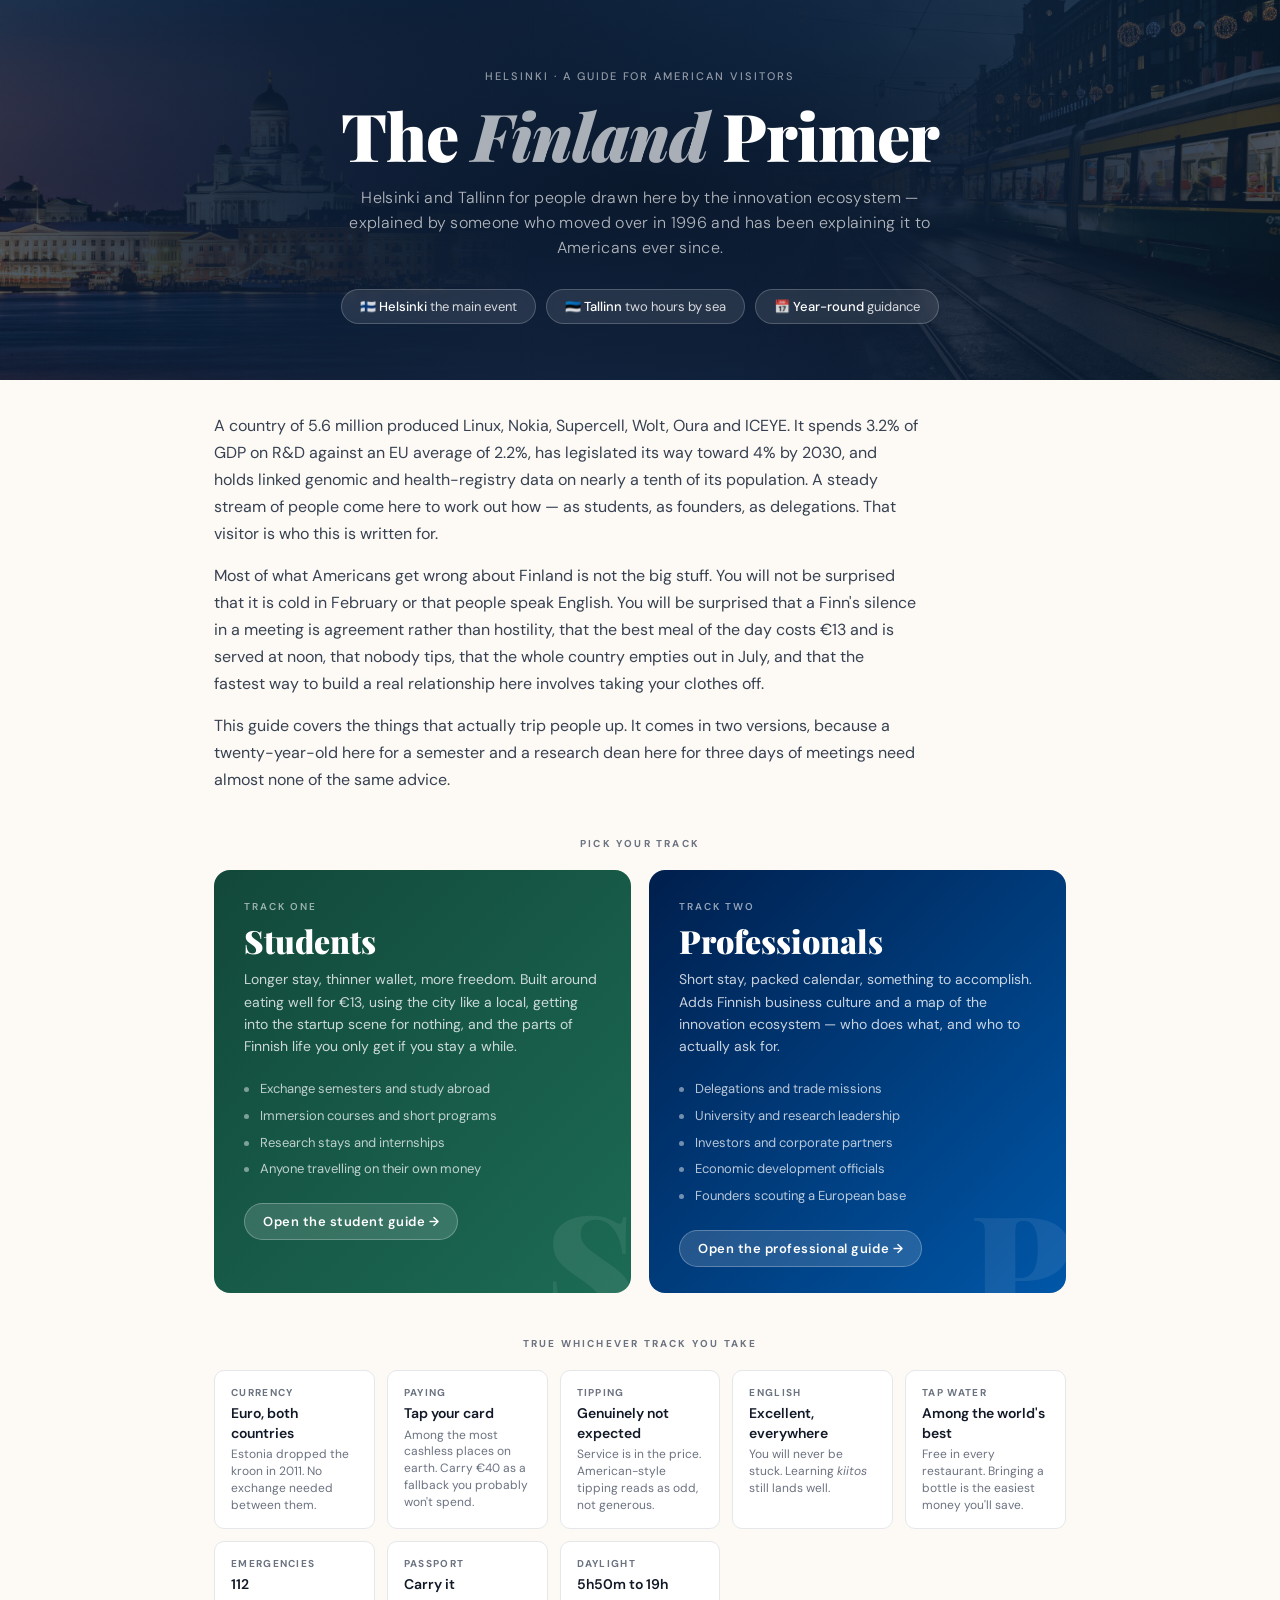
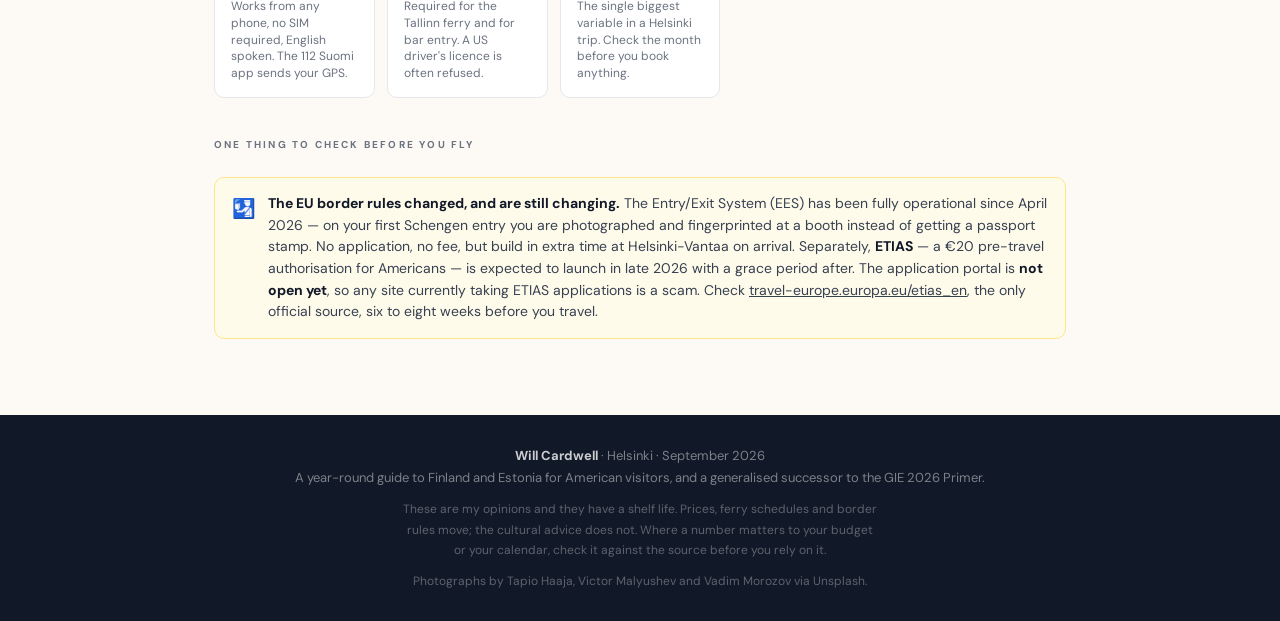
<file: index.html>
<!DOCTYPE html>
<html lang="en">
<head>
<meta charset="UTF-8">
<meta name="viewport" content="width=device-width, initial-scale=1.0, viewport-fit=cover">
<title>The Finland Primer</title>
<meta name="description" content="A Helsinki-based guide to Finland and Estonia for visitors drawn by its innovation and entrepreneurial ecosystem — two tracks, students and professionals.">
<link rel="preconnect" href="https://fonts.googleapis.com">
<link rel="preconnect" href="https://fonts.gstatic.com" crossorigin>
<link href="https://fonts.googleapis.com/css2?family=DM+Sans:ital,opsz,wght@0,9..40,300;0,9..40,400;0,9..40,500;0,9..40,700;1,9..40,400&family=Playfair+Display:ital,wght@0,700;0,900;1,700&display=swap" rel="stylesheet">
<link rel="stylesheet" href="style.css">
</head>
<body>

<header class="hero">
  <div class="hero-photo hero-photo-l" style="--img:url('images/helsinki-cathedral-dusk.jpg')" role="presentation"></div>
  <div class="hero-photo hero-photo-r" style="--img:url('images/helsinki-tram-night.jpg')" role="presentation"></div>
  <div class="hero-tag">Helsinki · A guide for American visitors</div>
  <h1>The <em>Finland</em> Primer</h1>
  <p class="hero-sub">Helsinki and Tallinn for people drawn here by the innovation ecosystem — explained by someone who moved over in 1996 and has been explaining it to Americans ever since.</p>
  <div class="trip-dates">
    <div class="date-pill">🇫🇮 <strong>Helsinki</strong> the main event</div>
    <div class="date-pill">🇪🇪 <strong>Tallinn</strong> two hours by sea</div>
    <div class="date-pill">📅 <strong>Year-round</strong> guidance</div>
  </div>
</header>

<section class="prose">
  <p>A country of 5.6 million produced Linux, Nokia, Supercell, Wolt, Oura and ICEYE. It spends 3.2% of GDP on R&amp;D against an EU average of 2.2%, has legislated its way toward 4% by 2030, and holds linked genomic and health-registry data on nearly a tenth of its population. A steady stream of people come here to work out how — as students, as founders, as delegations. That visitor is who this is written for.</p>
  <p>Most of what Americans get wrong about Finland is not the big stuff. You will not be surprised that it is cold in February or that people speak English. You will be surprised that a Finn's silence in a meeting is agreement rather than hostility, that the best meal of the day costs €13 and is served at noon, that nobody tips, that the whole country empties out in July, and that the fastest way to build a real relationship here involves taking your clothes off.</p>
  <p>This guide covers the things that actually trip people up. It comes in two versions, because a twenty-year-old here for a semester and a research dean here for three days of meetings need almost none of the same advice.</p>
</section>

<section class="choose">
  <div class="choose-label">Pick your track</div>
  <div class="tracks">

    <a class="track bg-stu" href="students.html" data-char="S">
      <div class="track-kicker">Track One</div>
      <div class="track-name">Students</div>
      <p class="track-desc">Longer stay, thinner wallet, more freedom. Built around eating well for €13, using the city like a local, getting into the startup scene for nothing, and the parts of Finnish life you only get if you stay a while.</p>
      <ul class="track-for">
        <li>Exchange semesters and study abroad</li>
        <li>Immersion courses and short programs</li>
        <li>Research stays and internships</li>
        <li>Anyone travelling on their own money</li>
      </ul>
      <span class="track-go">Open the student guide →</span>
    </a>

    <a class="track bg-pro" href="professionals.html" data-char="P">
      <div class="track-kicker">Track Two</div>
      <div class="track-name">Professionals</div>
      <p class="track-desc">Short stay, packed calendar, something to accomplish. Adds Finnish business culture and a map of the innovation ecosystem — who does what, and who to actually ask for.</p>
      <ul class="track-for">
        <li>Delegations and trade missions</li>
        <li>University and research leadership</li>
        <li>Investors and corporate partners</li>
        <li>Economic development officials</li>
        <li>Founders scouting a European base</li>
      </ul>
      <span class="track-go">Open the professional guide →</span>
    </a>

  </div>
</section>

<section class="truths">
  <div class="choose-label">True whichever track you take</div>
  <div class="truths-grid">
    <div class="truth">
      <div class="truth-k">Currency</div>
      <div class="truth-v">Euro, both countries</div>
      <div class="truth-sub">Estonia dropped the kroon in 2011. No exchange needed between them.</div>
    </div>
    <div class="truth">
      <div class="truth-k">Paying</div>
      <div class="truth-v">Tap your card</div>
      <div class="truth-sub">Among the most cashless places on earth. Carry €40 as a fallback you probably won't spend.</div>
    </div>
    <div class="truth">
      <div class="truth-k">Tipping</div>
      <div class="truth-v">Genuinely not expected</div>
      <div class="truth-sub">Service is in the price. American-style tipping reads as odd, not generous.</div>
    </div>
    <div class="truth">
      <div class="truth-k">English</div>
      <div class="truth-v">Excellent, everywhere</div>
      <div class="truth-sub">You will never be stuck. Learning <em>kiitos</em> still lands well.</div>
    </div>
    <div class="truth">
      <div class="truth-k">Tap water</div>
      <div class="truth-v">Among the world's best</div>
      <div class="truth-sub">Free in every restaurant. Bringing a bottle is the easiest money you'll save.</div>
    </div>
    <div class="truth">
      <div class="truth-k">Emergencies</div>
      <div class="truth-v">112</div>
      <div class="truth-sub">Works from any phone, no SIM required, English spoken. The 112 Suomi app sends your GPS.</div>
    </div>
    <div class="truth">
      <div class="truth-k">Passport</div>
      <div class="truth-v">Carry it</div>
      <div class="truth-sub">Required for the Tallinn ferry and for bar entry. A US driver's licence is often refused.</div>
    </div>
    <div class="truth">
      <div class="truth-k">Daylight</div>
      <div class="truth-v">5h50m to 19h</div>
      <div class="truth-sub">The single biggest variable in a Helsinki trip. Check the month before you book anything.</div>
    </div>
  </div>
</section>

<section class="section-label">One thing to check before you fly</section>
<div class="content-grid">
  <div class="alert alert-yellow span-2">
    <span class="alert-icon">🛂</span>
    <div>
      <strong>The EU border rules changed, and are still changing.</strong> The Entry/Exit System (EES) has been fully operational since April 2026 — on your first Schengen entry you are photographed and fingerprinted at a booth instead of getting a passport stamp. No application, no fee, but build in extra time at Helsinki-Vantaa on arrival. Separately, <strong>ETIAS</strong> — a €20 pre-travel authorisation for Americans — is expected to launch in late 2026 with a grace period after. The application portal is <strong>not open yet</strong>, so any site currently taking ETIAS applications is a scam. Check <a href="https://travel-europe.europa.eu/etias_en">travel-europe.europa.eu/etias_en</a>, the only official source, six to eight weeks before you travel.
    </div>
  </div>
</div>

<footer class="primer-footer">
  <strong>Will Cardwell</strong> · Helsinki · September 2026<br>
  A year-round guide to Finland and Estonia for American visitors, and a generalised successor to the GIE 2026 Primer.
  <div class="footer-note">These are my opinions and they have a shelf life. Prices, ferry schedules and border rules move; the cultural advice does not. Where a number matters to your budget or your calendar, check it against the source before you rely on it.</div>
  <div class="footer-note">Photographs by Tapio Haaja, Victor Malyushev and Vadim Morozov via Unsplash.</div>
</footer>

</body>
</html>
</file>
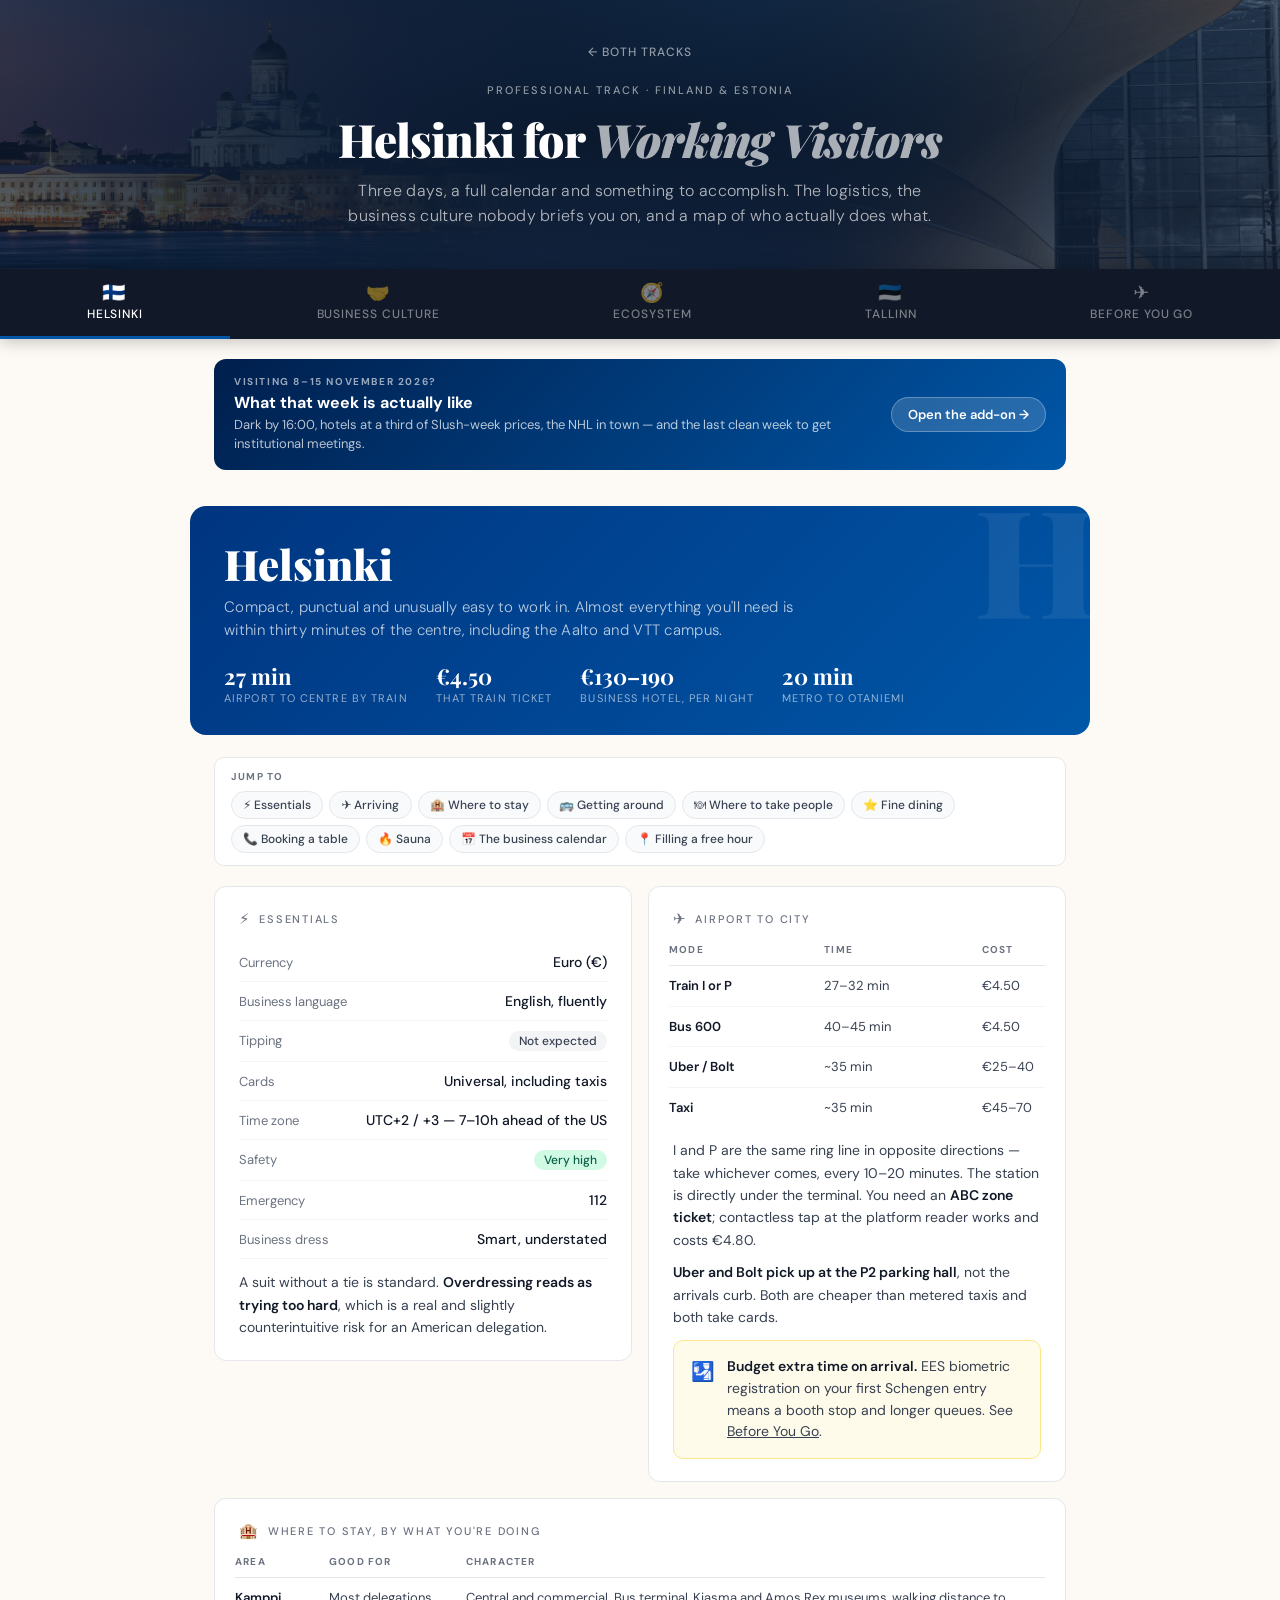
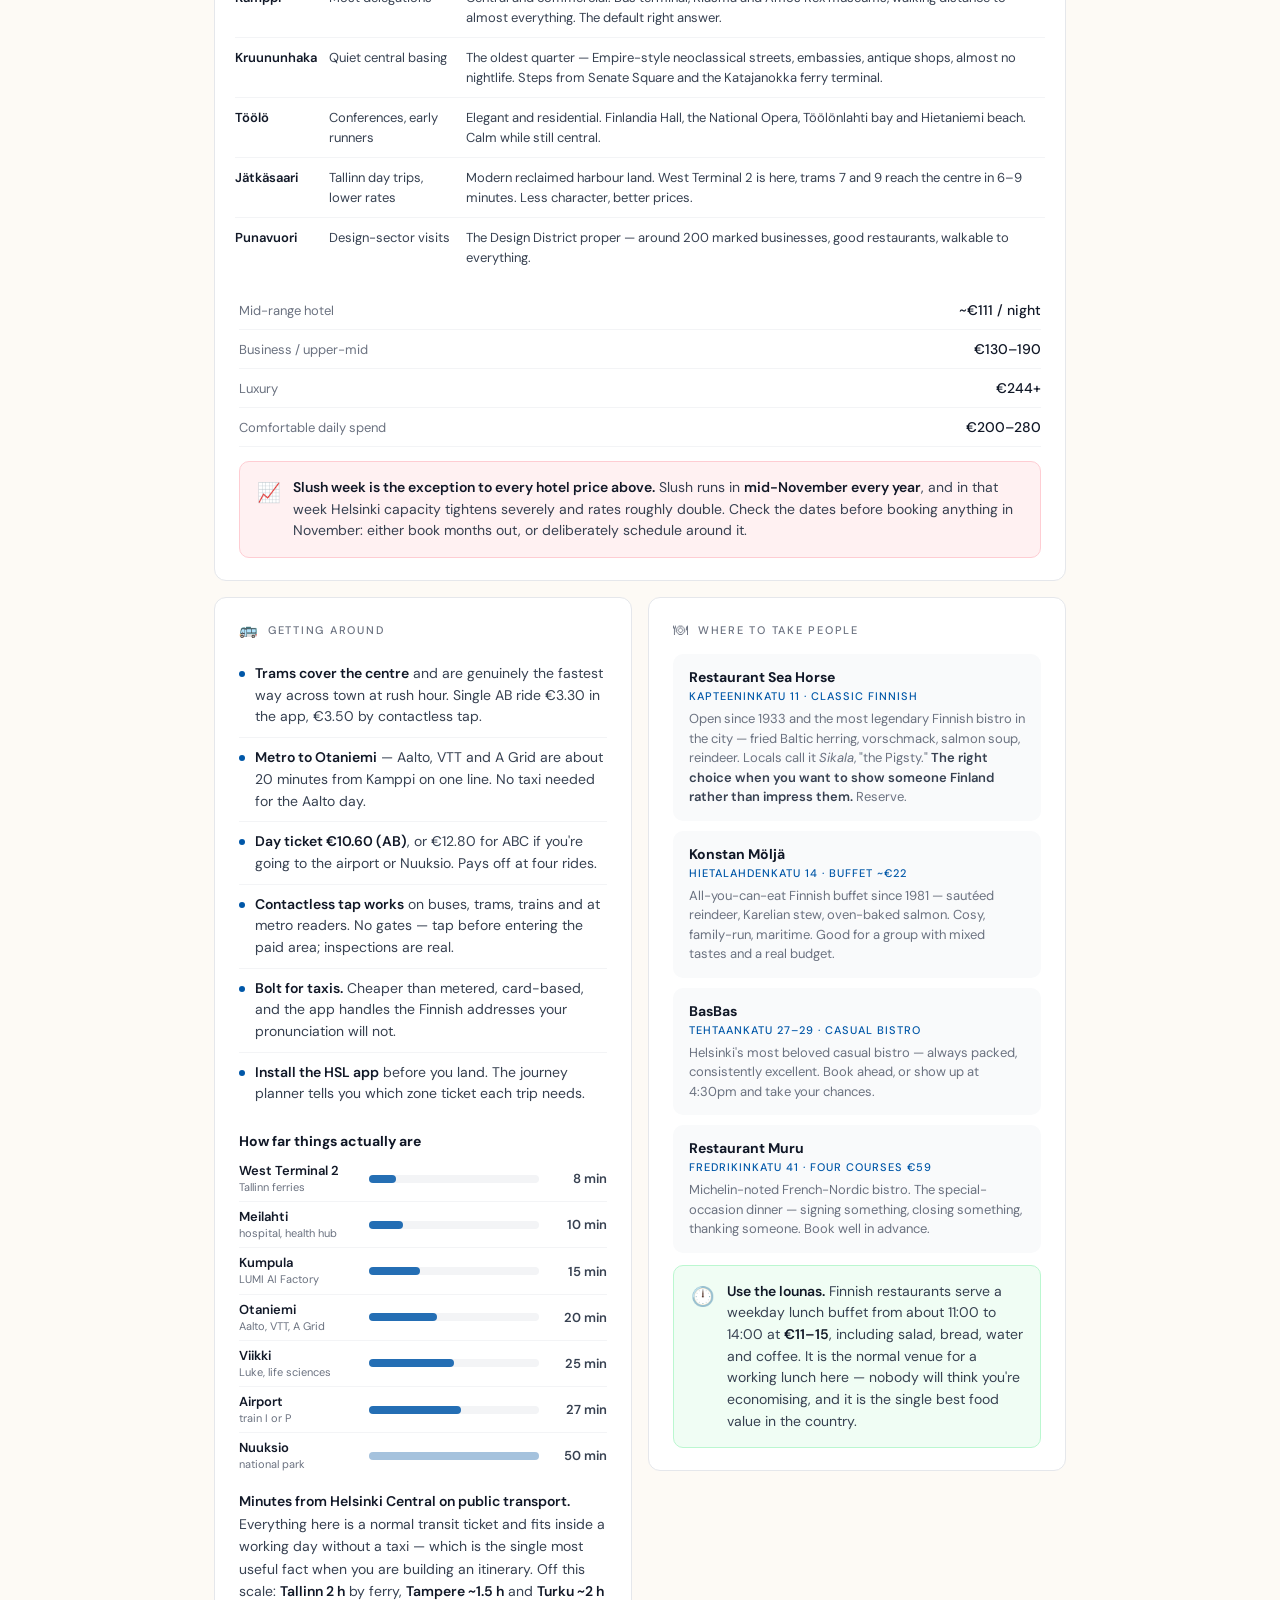
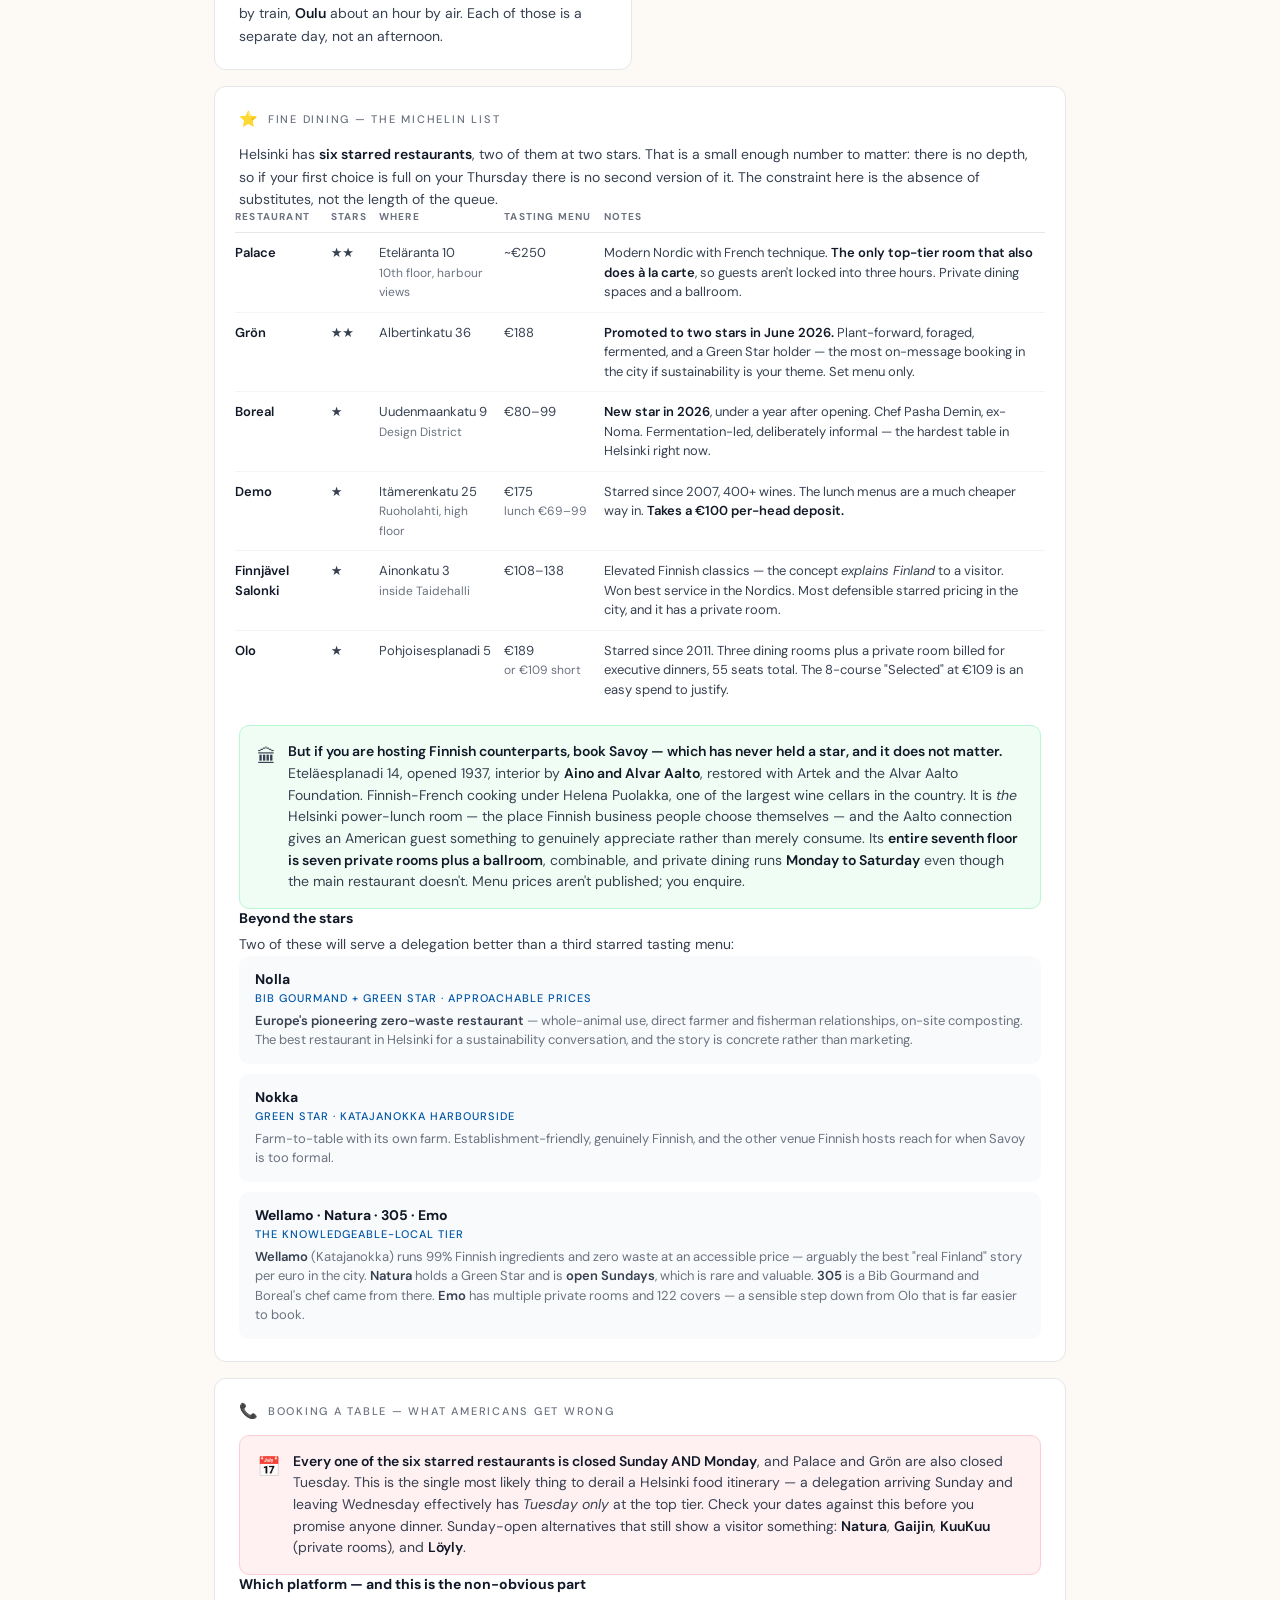
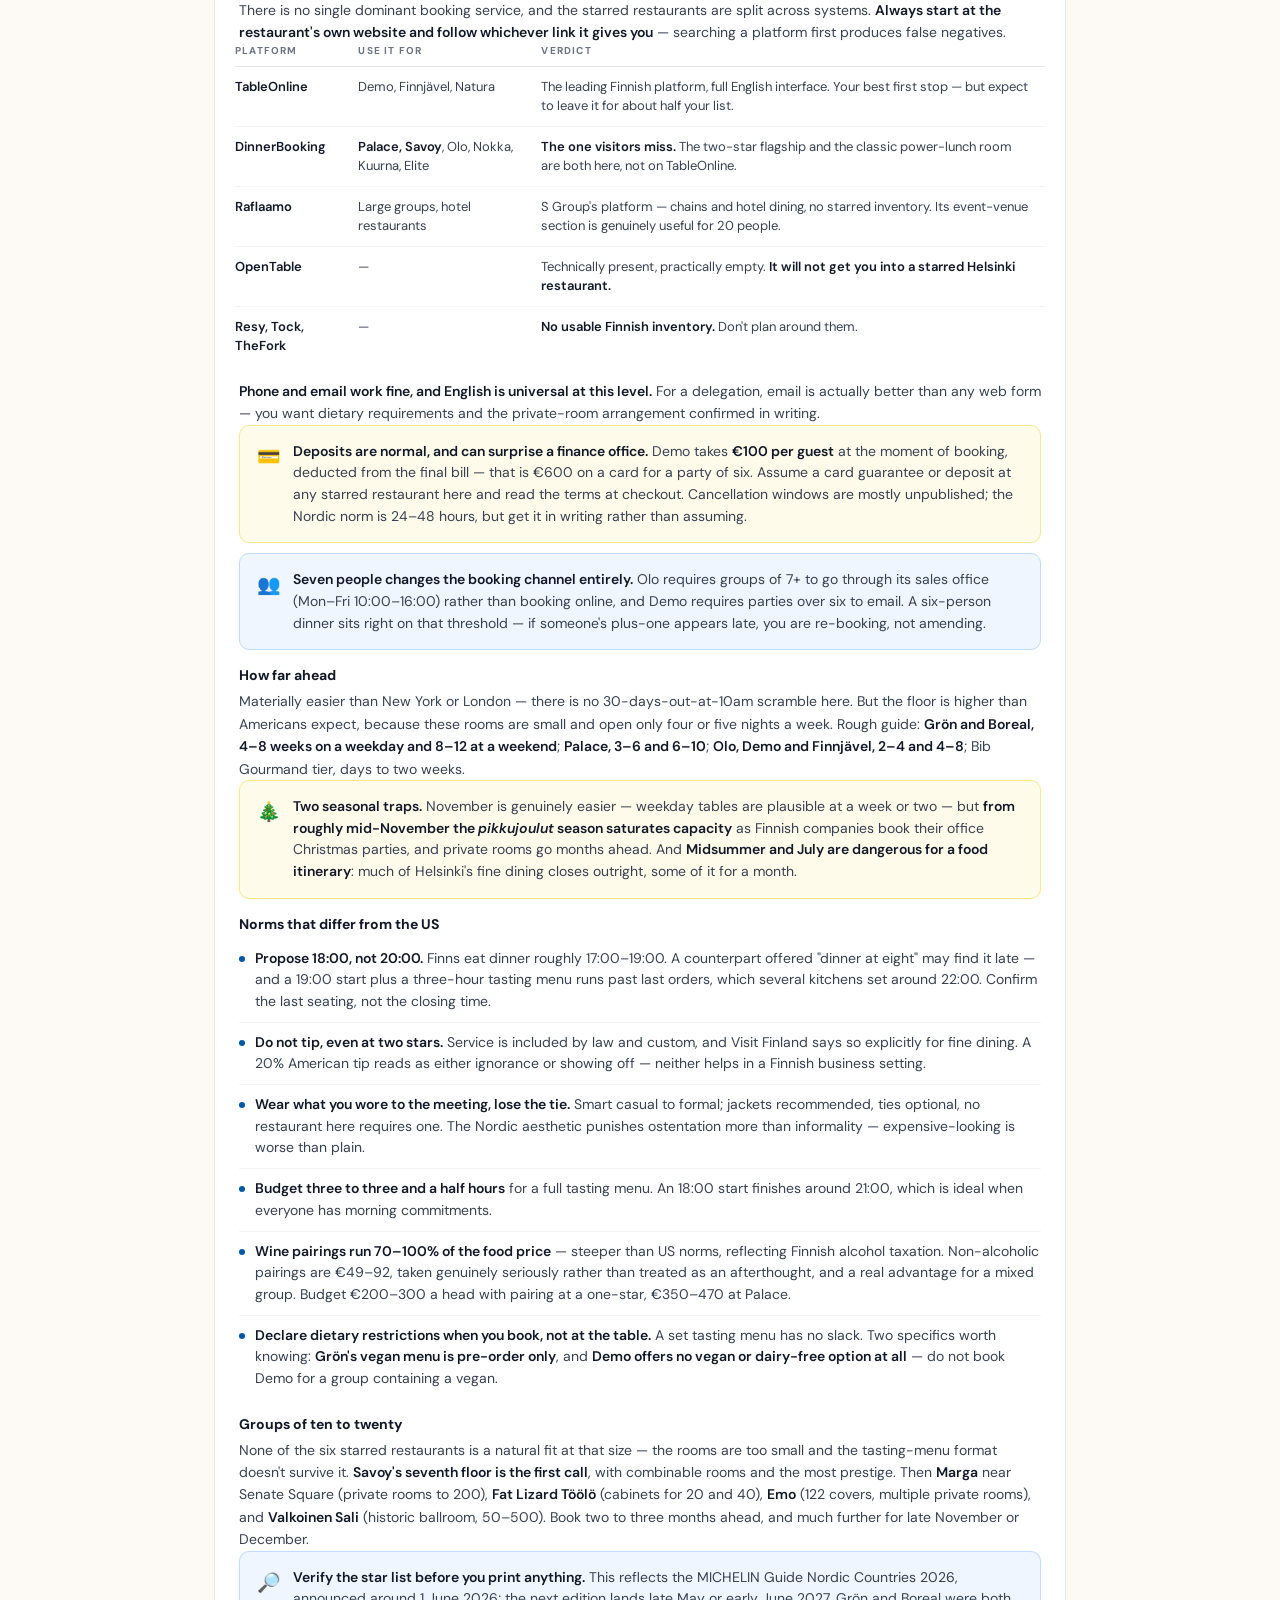
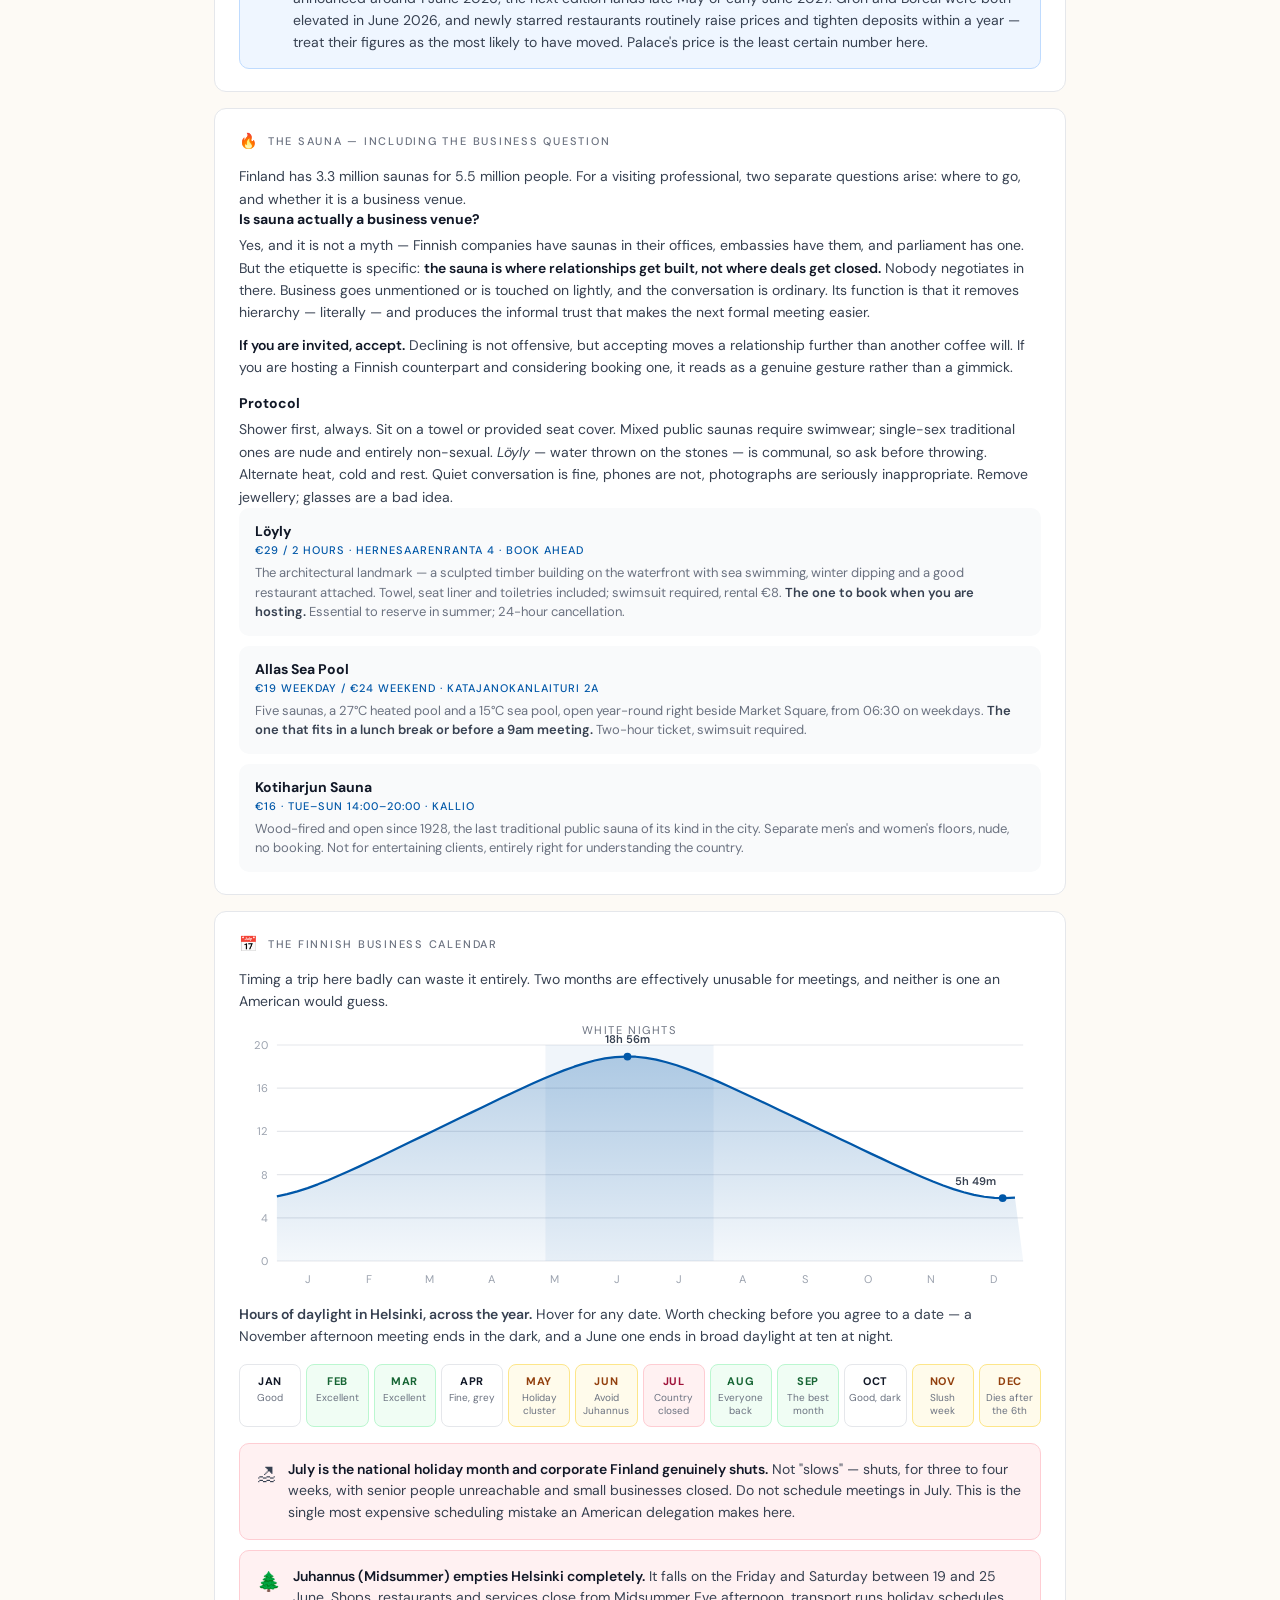
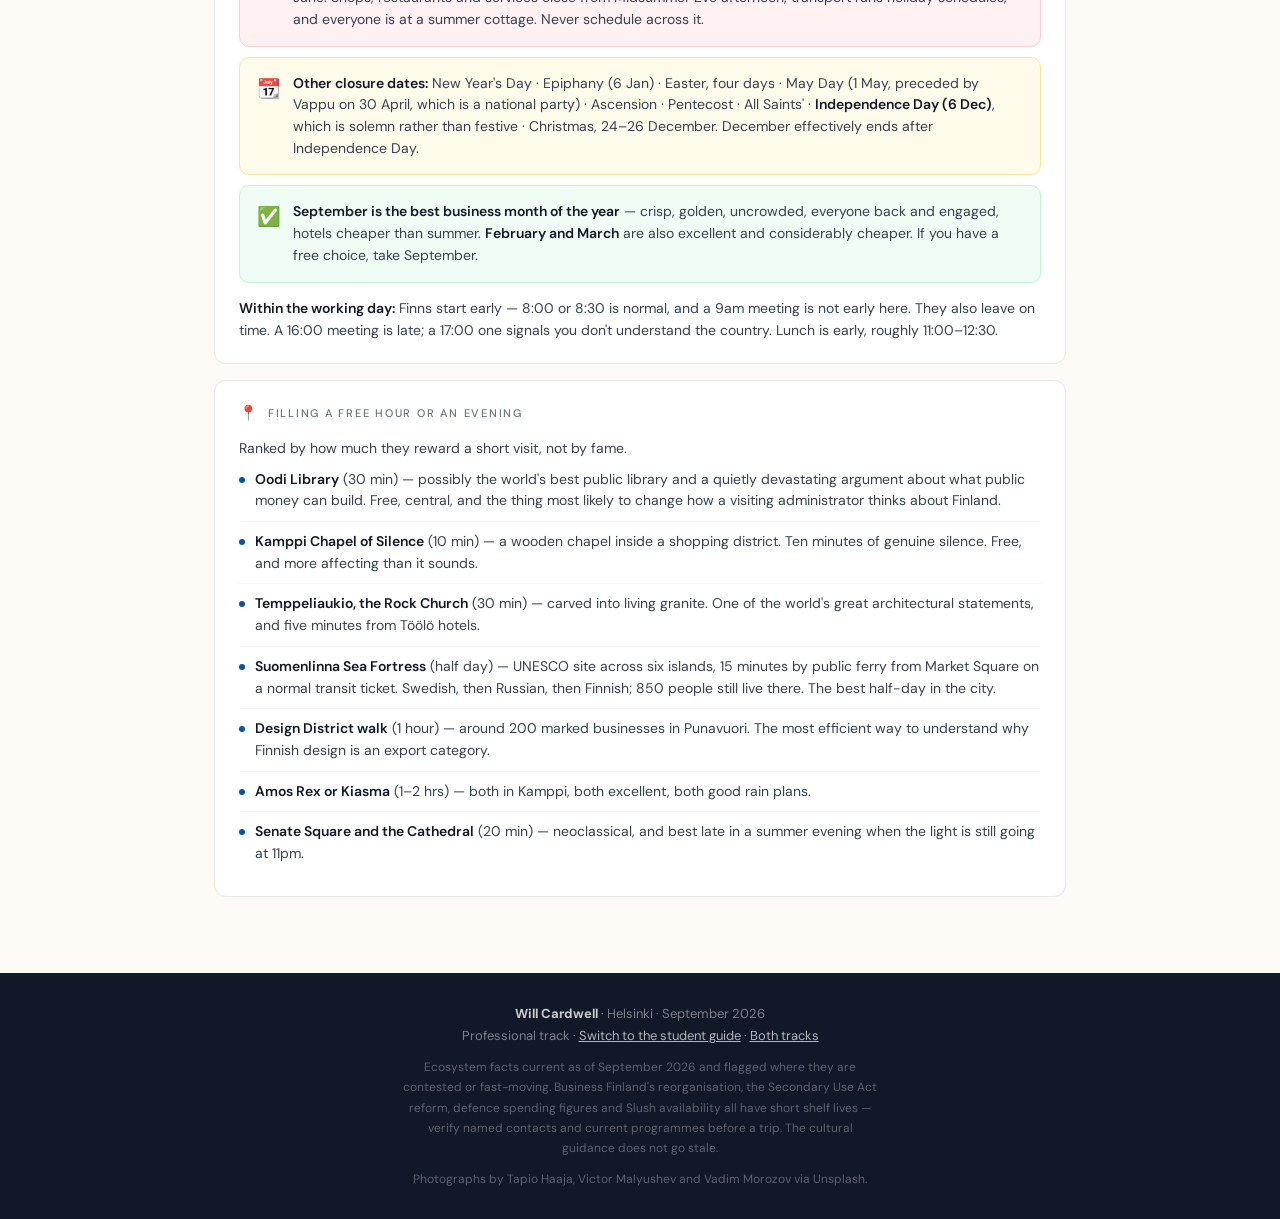
<file: professionals.html>
<!DOCTYPE html>
<html lang="en">
<head>
<meta charset="UTF-8">
<meta name="viewport" content="width=device-width, initial-scale=1.0, viewport-fit=cover">
<title>Finland Primer for Professionals</title>
<meta name="description" content="Helsinki and Tallinn for visiting delegations, academics and investors — logistics, Finnish business culture, and a working map of the innovation ecosystem.">
<link rel="preconnect" href="https://fonts.googleapis.com">
<link rel="preconnect" href="https://fonts.gstatic.com" crossorigin>
<link href="https://fonts.googleapis.com/css2?family=DM+Sans:ital,opsz,wght@0,9..40,300;0,9..40,400;0,9..40,500;0,9..40,700;1,9..40,400&family=Playfair+Display:ital,wght@0,700;0,900;1,700&display=swap" rel="stylesheet">
<link rel="stylesheet" href="style.css">
</head>
<body class="pro">

<header class="hero hero-compact">
  <div class="hero-photo hero-photo-l" style="--img:url('images/helsinki-cathedral-dusk.jpg')" role="presentation"></div>
  <div class="hero-photo hero-photo-r" style="--img:url('images/helsinki-oodi.jpg')" role="presentation"></div>
  <a class="hero-back" href="index.html">← Both tracks</a>
  <div class="hero-tag">Professional Track · Finland &amp; Estonia</div>
  <h1>Helsinki for <em>Working Visitors</em></h1>
  <p class="hero-sub">Three days, a full calendar and something to accomplish. The logistics, the business culture nobody briefs you on, and a map of who actually does what.</p>
</header>

<nav class="city-nav">
  <button class="city-btn active" data-panel="fi" aria-pressed="true"><span class="flag">🇫🇮</span>Helsinki</button>
  <button class="city-btn" data-panel="biz" aria-pressed="false"><span class="flag">🤝</span>Business Culture</button>
  <button class="city-btn" data-panel="eco" aria-pressed="false"><span class="flag">🧭</span>Ecosystem</button>
  <button class="city-btn" data-panel="ee" aria-pressed="false"><span class="flag">🇪🇪</span>Tallinn</button>
  <button class="city-btn" data-panel="go" aria-pressed="false"><span class="flag">✈️</span>Before You Go</button>
</nav>

<!-- ─────────────────────────────────────────────────────────────
     TIME-WINDOW ADD-ON SLOT — the guide above and below it stays
     evergreen. Empty this div when the window passes; the banner
     then disappears ( .addon-slot:empty is display:none ) and the
     guide is unchanged. See addons/README.md.
     ───────────────────────────────────────────────────────────── -->
<div class="addon-slot">
  <a class="addon-banner" href="addons/2026-11-08.html">
    <div class="addon-text">
      <div class="addon-when">Visiting 8–15 November 2026?</div>
      <div class="addon-title">What that week is actually like</div>
      <div class="addon-sub">Dark by 16:00, hotels at a third of Slush-week prices, the NHL in town — and the last clean week to get institutional meetings.</div>
    </div>
    <span class="addon-go">Open the add-on →</span>
  </a>
</div>

<!-- ══════════════════ HELSINKI ══════════════════ -->
<div class="city-panel active" id="panel-fi">

  <div class="city-hero">
    <div class="city-hero-inner bg-fi" data-city-char="H">
      <div class="city-name">Helsinki</div>
      <p class="city-tagline">Compact, punctual and unusually easy to work in. Almost everything you'll need is within thirty minutes of the centre, including the Aalto and VTT campus.</p>
      <div class="city-stats">
        <div class="stat"><div class="stat-val">27 min</div><div class="stat-label">Airport to centre by train</div></div>
        <div class="stat"><div class="stat-val">€4.50</div><div class="stat-label">That train ticket</div></div>
        <div class="stat"><div class="stat-val">€130–190</div><div class="stat-label">Business hotel, per night</div></div>
        <div class="stat"><div class="stat-val">20 min</div><div class="stat-label">Metro to Otaniemi</div></div>
      </div>
    </div>
  </div>

  <div class="jump-nav">
    <div class="jump-nav-inner">
      <div class="jn-label">Jump to</div>
      <a class="jn-btn" href="#fi-essentials">⚡ Essentials</a>
      <a class="jn-btn" href="#fi-arrive">✈️ Arriving</a>
      <a class="jn-btn" href="#fi-stay">🏨 Where to stay</a>
      <a class="jn-btn" href="#fi-transit">🚌 Getting around</a>
      <a class="jn-btn" href="#fi-eat">🍽 Where to take people</a>
      <a class="jn-btn" href="#fi-fine">⭐ Fine dining</a>
      <a class="jn-btn" href="#fi-booking">📞 Booking a table</a>
      <a class="jn-btn" href="#fi-sauna">🔥 Sauna</a>
      <a class="jn-btn" href="#fi-hours">📅 The business calendar</a>
      <a class="jn-btn" href="#fi-gaps">📍 Filling a free hour</a>
    </div>
  </div>

  <div class="content-grid">

    <div class="card" id="fi-essentials">
      <div class="card-title"><span class="card-title-icon">⚡</span>Essentials</div>
      <div class="fact-row"><span class="fact-label">Currency</span><span class="fact-val">Euro (€)</span></div>
      <div class="fact-row"><span class="fact-label">Business language</span><span class="fact-val">English, fluently</span></div>
      <div class="fact-row"><span class="fact-label">Tipping</span><span class="fact-val"><span class="badge badge-grey">Not expected</span></span></div>
      <div class="fact-row"><span class="fact-label">Cards</span><span class="fact-val">Universal, including taxis</span></div>
      <div class="fact-row"><span class="fact-label">Time zone</span><span class="fact-val">UTC+2 / +3 — 7–10h ahead of the US</span></div>
      <div class="fact-row"><span class="fact-label">Safety</span><span class="fact-val"><span class="badge badge-green">Very high</span></span></div>
      <div class="fact-row"><span class="fact-label">Emergency</span><span class="fact-val">112</span></div>
      <div class="fact-row"><span class="fact-label">Business dress</span><span class="fact-val">Smart, understated</span></div>
      <p style="margin-top:12px;">A suit without a tie is standard. <strong>Overdressing reads as trying too hard</strong>, which is a real and slightly counterintuitive risk for an American delegation.</p>
    </div>

    <div class="card" id="fi-arrive">
      <div class="card-title"><span class="card-title-icon">✈️</span>Airport to City</div>
      <div class="table-wrap">
        <table>
          <thead><tr><th>Mode</th><th>Time</th><th>Cost</th></tr></thead>
          <tbody>
            <tr><td><strong>Train I or P</strong></td><td class="num">27–32 min</td><td class="num">€4.50</td></tr>
            <tr><td><strong>Bus 600</strong></td><td class="num">40–45 min</td><td class="num">€4.50</td></tr>
            <tr><td><strong>Uber / Bolt</strong></td><td class="num">~35 min</td><td class="num">€25–40</td></tr>
            <tr><td><strong>Taxi</strong></td><td class="num">~35 min</td><td class="num">€45–70</td></tr>
          </tbody>
        </table>
      </div>
      <p style="margin-top:12px;">I and P are the same ring line in opposite directions — take whichever comes, every 10–20 minutes. The station is directly under the terminal. You need an <strong>ABC zone ticket</strong>; contactless tap at the platform reader works and costs €4.80.</p>
      <p><strong>Uber and Bolt pick up at the P2 parking hall</strong>, not the arrivals curb. Both are cheaper than metered taxis and both take cards.</p>
      <div class="alert alert-yellow" style="margin-top:12px;">
        <span class="alert-icon">🛂</span>
        <div><strong>Budget extra time on arrival.</strong> EES biometric registration on your first Schengen entry means a booth stop and longer queues. See <a href="#go-border" data-goto="go">Before You Go</a>.</div>
      </div>
    </div>

    <div class="card span-2" id="fi-stay">
      <div class="card-title"><span class="card-title-icon">🏨</span>Where to Stay, By What You're Doing</div>
      <div class="table-wrap">
        <table>
          <thead><tr><th>Area</th><th>Good for</th><th>Character</th></tr></thead>
          <tbody>
            <tr><td><strong>Kamppi</strong></td><td>Most delegations</td><td>Central and commercial. Bus terminal, Kiasma and Amos Rex museums, walking distance to almost everything. The default right answer.</td></tr>
            <tr><td><strong>Kruununhaka</strong></td><td>Quiet central basing</td><td>The oldest quarter — Empire-style neoclassical streets, embassies, antique shops, almost no nightlife. Steps from Senate Square and the Katajanokka ferry terminal.</td></tr>
            <tr><td><strong>Töölö</strong></td><td>Conferences, early runners</td><td>Elegant and residential. Finlandia Hall, the National Opera, Töölönlahti bay and Hietaniemi beach. Calm while still central.</td></tr>
            <tr><td><strong>Jätkäsaari</strong></td><td>Tallinn day trips, lower rates</td><td>Modern reclaimed harbour land. West Terminal 2 is here, trams 7 and 9 reach the centre in 6–9 minutes. Less character, better prices.</td></tr>
            <tr><td><strong>Punavuori</strong></td><td>Design-sector visits</td><td>The Design District proper — around 200 marked businesses, good restaurants, walkable to everything.</td></tr>
          </tbody>
        </table>
      </div>
      <div class="fact-row" style="margin-top:14px;"><span class="fact-label">Mid-range hotel</span><span class="fact-val num">~€111 / night</span></div>
      <div class="fact-row"><span class="fact-label">Business / upper-mid</span><span class="fact-val num">€130–190</span></div>
      <div class="fact-row"><span class="fact-label">Luxury</span><span class="fact-val num">€244+</span></div>
      <div class="fact-row"><span class="fact-label">Comfortable daily spend</span><span class="fact-val num">€200–280</span></div>
      <div class="alert alert-red" style="margin-top:14px;">
        <span class="alert-icon">📈</span>
        <div><strong>Slush week is the exception to every hotel price above.</strong> Slush runs in <strong>mid-November every year</strong>, and in that week Helsinki capacity tightens severely and rates roughly double. Check the dates before booking anything in November: either book months out, or deliberately schedule around it.</div>
      </div>
    </div>

    <div class="card" id="fi-transit">
      <div class="card-title"><span class="card-title-icon">🚌</span>Getting Around</div>
      <ul class="item-list">
        <li><span class="dot"></span><span><strong>Trams cover the centre</strong> and are genuinely the fastest way across town at rush hour. Single AB ride €3.30 in the app, €3.50 by contactless tap.</span></li>
        <li><span class="dot"></span><span><strong>Metro to Otaniemi</strong> — Aalto, VTT and A Grid are about 20 minutes from Kamppi on one line. No taxi needed for the Aalto day.</span></li>
        <li><span class="dot"></span><span><strong>Day ticket €10.60 (AB)</strong>, or €12.80 for ABC if you're going to the airport or Nuuksio. Pays off at four rides.</span></li>
        <li><span class="dot"></span><span><strong>Contactless tap works</strong> on buses, trams, trains and at metro readers. No gates — tap before entering the paid area; inspections are real.</span></li>
        <li><span class="dot"></span><span><strong>Bolt for taxis.</strong> Cheaper than metered, card-based, and the app handles the Finnish addresses your pronunciation will not.</span></li>
        <li><span class="dot"></span><span><strong>Install the HSL app</strong> before you land. The journey planner tells you which zone ticket each trip needs.</span></li>
      </ul>
      <h4 style="margin-top:18px;">How far things actually are</h4>
      <div class="timestrip">
        <div class="timestrip-row">
          <div class="timestrip-name">West Terminal 2<span>Tallinn ferries</span></div>
          <div class="timestrip-track"><div class="timestrip-fill" style="width:16%"></div></div>
          <div class="timestrip-val">8 min</div>
        </div>
        <div class="timestrip-row">
          <div class="timestrip-name">Meilahti<span>hospital, health hub</span></div>
          <div class="timestrip-track"><div class="timestrip-fill" style="width:20%"></div></div>
          <div class="timestrip-val">10 min</div>
        </div>
        <div class="timestrip-row">
          <div class="timestrip-name">Kumpula<span>LUMI AI Factory</span></div>
          <div class="timestrip-track"><div class="timestrip-fill" style="width:30%"></div></div>
          <div class="timestrip-val">15 min</div>
        </div>
        <div class="timestrip-row">
          <div class="timestrip-name">Otaniemi<span>Aalto, VTT, A Grid</span></div>
          <div class="timestrip-track"><div class="timestrip-fill" style="width:40%"></div></div>
          <div class="timestrip-val">20 min</div>
        </div>
        <div class="timestrip-row">
          <div class="timestrip-name">Viikki<span>Luke, life sciences</span></div>
          <div class="timestrip-track"><div class="timestrip-fill" style="width:50%"></div></div>
          <div class="timestrip-val">25 min</div>
        </div>
        <div class="timestrip-row">
          <div class="timestrip-name">Airport<span>train I or P</span></div>
          <div class="timestrip-track"><div class="timestrip-fill" style="width:54%"></div></div>
          <div class="timestrip-val">27 min</div>
        </div>
        <div class="timestrip-row">
          <div class="timestrip-name">Nuuksio<span>national park</span></div>
          <div class="timestrip-track"><div class="timestrip-fill far" style="width:100%"></div></div>
          <div class="timestrip-val">50 min</div>
        </div>
      </div>
      <p class="timestrip-note"><strong>Minutes from Helsinki Central on public transport.</strong> Everything here is a normal transit ticket and fits inside a working day without a taxi — which is the single most useful fact when you are building an itinerary. Off this scale: <strong>Tallinn 2 h</strong> by ferry, <strong>Tampere ~1.5 h</strong> and <strong>Turku ~2 h</strong> by train, <strong>Oulu</strong> about an hour by air. Each of those is a separate day, not an afternoon.</p>
    </div>

    <div class="card" id="fi-eat">
      <div class="card-title"><span class="card-title-icon">🍽</span>Where to Take People</div>
      <div class="entry">
        <div class="entry-name">Restaurant Sea Horse</div>
        <div class="entry-meta">Kapteeninkatu 11 · Classic Finnish</div>
        <div class="entry-desc">Open since 1933 and the most legendary Finnish bistro in the city — fried Baltic herring, vorschmack, salmon soup, reindeer. Locals call it <em>Sikala</em>, "the Pigsty." <strong>The right choice when you want to show someone Finland rather than impress them.</strong> Reserve.</div>
      </div>
      <div class="entry">
        <div class="entry-name">Konstan Möljä</div>
        <div class="entry-meta">Hietalahdenkatu 14 · Buffet ~€22</div>
        <div class="entry-desc">All-you-can-eat Finnish buffet since 1981 — sautéed reindeer, Karelian stew, oven-baked salmon. Cosy, family-run, maritime. Good for a group with mixed tastes and a real budget.</div>
      </div>
      <div class="entry">
        <div class="entry-name">BasBas</div>
        <div class="entry-meta">Tehtaankatu 27–29 · Casual bistro</div>
        <div class="entry-desc">Helsinki's most beloved casual bistro — always packed, consistently excellent. Book ahead, or show up at 4:30pm and take your chances.</div>
      </div>
      <div class="entry">
        <div class="entry-name">Restaurant Muru</div>
        <div class="entry-meta">Fredrikinkatu 41 · Four courses €59</div>
        <div class="entry-desc">Michelin-noted French-Nordic bistro. The special-occasion dinner — signing something, closing something, thanking someone. Book well in advance.</div>
      </div>
      <div class="alert alert-green" style="margin-top:12px;">
        <span class="alert-icon">🕛</span>
        <div><strong>Use the lounas.</strong> Finnish restaurants serve a weekday lunch buffet from about 11:00 to 14:00 at <strong>€11–15</strong>, including salad, bread, water and coffee. It is the normal venue for a working lunch here — nobody will think you're economising, and it is the single best food value in the country.</div>
      </div>
    </div>

    <div class="card span-2" id="fi-fine">
      <div class="card-title"><span class="card-title-icon">⭐</span>Fine Dining — The Michelin List</div>
      <p>Helsinki has <strong>six starred restaurants</strong>, two of them at two stars. That is a small enough number to matter: there is no depth, so if your first choice is full on your Thursday there is no second version of it. The constraint here is the absence of substitutes, not the length of the queue.</p>
      <div class="table-wrap">
        <table>
          <thead><tr><th>Restaurant</th><th>Stars</th><th>Where</th><th>Tasting menu</th><th>Notes</th></tr></thead>
          <tbody>
            <tr><td><strong>Palace</strong></td><td>★★</td><td>Eteläranta 10<br><span style="color:var(--soft);font-size:12px;">10th floor, harbour views</span></td><td class="num">~€250</td><td>Modern Nordic with French technique. <strong>The only top-tier room that also does à la carte</strong>, so guests aren't locked into three hours. Private dining spaces and a ballroom.</td></tr>
            <tr><td><strong>Grön</strong></td><td>★★</td><td>Albertinkatu 36</td><td class="num">€188</td><td><strong>Promoted to two stars in June 2026.</strong> Plant-forward, foraged, fermented, and a Green Star holder — the most on-message booking in the city if sustainability is your theme. Set menu only.</td></tr>
            <tr><td><strong>Boreal</strong></td><td>★</td><td>Uudenmaankatu 9<br><span style="color:var(--soft);font-size:12px;">Design District</span></td><td class="num">€80–99</td><td><strong>New star in 2026</strong>, under a year after opening. Chef Pasha Demin, ex-Noma. Fermentation-led, deliberately informal — the hardest table in Helsinki right now.</td></tr>
            <tr><td><strong>Demo</strong></td><td>★</td><td>Itämerenkatu 25<br><span style="color:var(--soft);font-size:12px;">Ruoholahti, high floor</span></td><td class="num">€175<br><span style="color:var(--soft);font-size:12px;">lunch €69–99</span></td><td>Starred since 2007, 400+ wines. The lunch menus are a much cheaper way in. <strong>Takes a €100 per-head deposit.</strong></td></tr>
            <tr><td><strong>Finnjävel Salonki</strong></td><td>★</td><td>Ainonkatu 3<br><span style="color:var(--soft);font-size:12px;">inside Taidehalli</span></td><td class="num">€108–138</td><td>Elevated Finnish classics — the concept <em>explains Finland</em> to a visitor. Won best service in the Nordics. Most defensible starred pricing in the city, and it has a private room.</td></tr>
            <tr><td><strong>Olo</strong></td><td>★</td><td>Pohjoisesplanadi 5</td><td class="num">€189<br><span style="color:var(--soft);font-size:12px;">or €109 short</span></td><td>Starred since 2011. Three dining rooms plus a private room billed for executive dinners, 55 seats total. The 8-course "Selected" at €109 is an easy spend to justify.</td></tr>
          </tbody>
        </table>
      </div>

      <div class="alert alert-green" style="margin-top:16px;">
        <span class="alert-icon">🏛</span>
        <div><strong>But if you are hosting Finnish counterparts, book Savoy — which has never held a star, and it does not matter.</strong> Eteläesplanadi 14, opened 1937, interior by <strong>Aino and Alvar Aalto</strong>, restored with Artek and the Alvar Aalto Foundation. Finnish-French cooking under Helena Puolakka, one of the largest wine cellars in the country. It is <em>the</em> Helsinki power-lunch room — the place Finnish business people choose themselves — and the Aalto connection gives an American guest something to genuinely appreciate rather than merely consume. Its <strong>entire seventh floor is seven private rooms plus a ballroom</strong>, combinable, and private dining runs <strong>Monday to Saturday</strong> even though the main restaurant doesn't. Menu prices aren't published; you enquire.</div>
      </div>

      <h4>Beyond the stars</h4>
      <p>Two of these will serve a delegation better than a third starred tasting menu:</p>
      <div class="entry">
        <div class="entry-name">Nolla</div>
        <div class="entry-meta">Bib Gourmand + Green Star · Approachable prices</div>
        <div class="entry-desc"><strong>Europe's pioneering zero-waste restaurant</strong> — whole-animal use, direct farmer and fisherman relationships, on-site composting. The best restaurant in Helsinki for a sustainability conversation, and the story is concrete rather than marketing.</div>
      </div>
      <div class="entry">
        <div class="entry-name">Nokka</div>
        <div class="entry-meta">Green Star · Katajanokka harbourside</div>
        <div class="entry-desc">Farm-to-table with its own farm. Establishment-friendly, genuinely Finnish, and the other venue Finnish hosts reach for when Savoy is too formal.</div>
      </div>
      <div class="entry">
        <div class="entry-name">Wellamo · Natura · 305 · Emo</div>
        <div class="entry-meta">The knowledgeable-local tier</div>
        <div class="entry-desc"><strong>Wellamo</strong> (Katajanokka) runs 99% Finnish ingredients and zero waste at an accessible price — arguably the best "real Finland" story per euro in the city. <strong>Natura</strong> holds a Green Star and is <strong>open Sundays</strong>, which is rare and valuable. <strong>305</strong> is a Bib Gourmand and Boreal's chef came from there. <strong>Emo</strong> has multiple private rooms and 122 covers — a sensible step down from Olo that is far easier to book.</div>
      </div>
    </div>

    <div class="card span-2" id="fi-booking">
      <div class="card-title"><span class="card-title-icon">📞</span>Booking a Table — What Americans Get Wrong</div>

      <div class="alert alert-red">
        <span class="alert-icon">📅</span>
        <div><strong>Every one of the six starred restaurants is closed Sunday AND Monday</strong>, and Palace and Grön are also closed Tuesday. This is the single most likely thing to derail a Helsinki food itinerary — a delegation arriving Sunday and leaving Wednesday effectively has <em>Tuesday only</em> at the top tier. Check your dates against this before you promise anyone dinner. Sunday-open alternatives that still show a visitor something: <strong>Natura</strong>, <strong>Gaijin</strong>, <strong>KuuKuu</strong> (private rooms), and <strong>Löyly</strong>.</div>
      </div>

      <h4>Which platform — and this is the non-obvious part</h4>
      <p>There is no single dominant booking service, and the starred restaurants are split across systems. <strong>Always start at the restaurant's own website and follow whichever link it gives you</strong> — searching a platform first produces false negatives.</p>
      <div class="table-wrap">
        <table>
          <thead><tr><th>Platform</th><th>Use it for</th><th>Verdict</th></tr></thead>
          <tbody>
            <tr><td><strong>TableOnline</strong></td><td>Demo, Finnjävel, Natura</td><td>The leading Finnish platform, full English interface. Your best first stop — but expect to leave it for about half your list.</td></tr>
            <tr><td><strong>DinnerBooking</strong></td><td><strong>Palace, Savoy</strong>, Olo, Nokka, Kuurna, Elite</td><td><strong>The one visitors miss.</strong> The two-star flagship and the classic power-lunch room are both here, not on TableOnline.</td></tr>
            <tr><td><strong>Raflaamo</strong></td><td>Large groups, hotel restaurants</td><td>S Group's platform — chains and hotel dining, no starred inventory. Its event-venue section is genuinely useful for 20 people.</td></tr>
            <tr><td><strong>OpenTable</strong></td><td>—</td><td>Technically present, practically empty. <strong>It will not get you into a starred Helsinki restaurant.</strong></td></tr>
            <tr><td><strong>Resy, Tock, TheFork</strong></td><td>—</td><td><strong>No usable Finnish inventory.</strong> Don't plan around them.</td></tr>
          </tbody>
        </table>
      </div>
      <p style="margin-top:14px;"><strong>Phone and email work fine, and English is universal at this level.</strong> For a delegation, email is actually better than any web form — you want dietary requirements and the private-room arrangement confirmed in writing.</p>

      <div class="alert alert-yellow">
        <span class="alert-icon">💳</span>
        <div><strong>Deposits are normal, and can surprise a finance office.</strong> Demo takes <strong>€100 per guest</strong> at the moment of booking, deducted from the final bill — that is €600 on a card for a party of six. Assume a card guarantee or deposit at any starred restaurant here and read the terms at checkout. Cancellation windows are mostly unpublished; the Nordic norm is 24–48 hours, but get it in writing rather than assuming.</div>
      </div>

      <div class="alert alert-blue">
        <span class="alert-icon">👥</span>
        <div><strong>Seven people changes the booking channel entirely.</strong> Olo requires groups of 7+ to go through its sales office (Mon–Fri 10:00–16:00) rather than booking online, and Demo requires parties over six to email. A six-person dinner sits right on that threshold — if someone's plus-one appears late, you are re-booking, not amending.</div>
      </div>

      <h4>How far ahead</h4>
      <p>Materially easier than New York or London — there is no 30-days-out-at-10am scramble here. But the floor is higher than Americans expect, because these rooms are small and open only four or five nights a week. Rough guide: <strong>Grön and Boreal, 4–8 weeks on a weekday and 8–12 at a weekend</strong>; <strong>Palace, 3–6 and 6–10</strong>; <strong>Olo, Demo and Finnjävel, 2–4 and 4–8</strong>; Bib Gourmand tier, days to two weeks.</p>
      <div class="alert alert-yellow">
        <span class="alert-icon">🎄</span>
        <div><strong>Two seasonal traps.</strong> November is genuinely easier — weekday tables are plausible at a week or two — but <strong>from roughly mid-November the <em>pikkujoulut</em> season saturates capacity</strong> as Finnish companies book their office Christmas parties, and private rooms go months ahead. And <strong>Midsummer and July are dangerous for a food itinerary</strong>: much of Helsinki's fine dining closes outright, some of it for a month.</div>
      </div>

      <h4>Norms that differ from the US</h4>
      <ul class="item-list">
        <li><span class="dot"></span><span><strong>Propose 18:00, not 20:00.</strong> Finns eat dinner roughly 17:00–19:00. A counterpart offered "dinner at eight" may find it late — and a 19:00 start plus a three-hour tasting menu runs past last orders, which several kitchens set around 22:00. Confirm the last seating, not the closing time.</span></li>
        <li><span class="dot"></span><span><strong>Do not tip, even at two stars.</strong> Service is included by law and custom, and Visit Finland says so explicitly for fine dining. A 20% American tip reads as either ignorance or showing off — neither helps in a Finnish business setting.</span></li>
        <li><span class="dot"></span><span><strong>Wear what you wore to the meeting, lose the tie.</strong> Smart casual to formal; jackets recommended, ties optional, no restaurant here requires one. The Nordic aesthetic punishes ostentation more than informality — expensive-looking is worse than plain.</span></li>
        <li><span class="dot"></span><span><strong>Budget three to three and a half hours</strong> for a full tasting menu. An 18:00 start finishes around 21:00, which is ideal when everyone has morning commitments.</span></li>
        <li><span class="dot"></span><span><strong>Wine pairings run 70–100% of the food price</strong> — steeper than US norms, reflecting Finnish alcohol taxation. Non-alcoholic pairings are €49–92, taken genuinely seriously rather than treated as an afterthought, and a real advantage for a mixed group. Budget €200–300 a head with pairing at a one-star, €350–470 at Palace.</span></li>
        <li><span class="dot"></span><span><strong>Declare dietary restrictions when you book, not at the table.</strong> A set tasting menu has no slack. Two specifics worth knowing: <strong>Grön's vegan menu is pre-order only</strong>, and <strong>Demo offers no vegan or dairy-free option at all</strong> — do not book Demo for a group containing a vegan.</span></li>
      </ul>

      <h4>Groups of ten to twenty</h4>
      <p>None of the six starred restaurants is a natural fit at that size — the rooms are too small and the tasting-menu format doesn't survive it. <strong>Savoy's seventh floor is the first call</strong>, with combinable rooms and the most prestige. Then <strong>Marga</strong> near Senate Square (private rooms to 200), <strong>Fat Lizard Töölö</strong> (cabinets for 20 and 40), <strong>Emo</strong> (122 covers, multiple private rooms), and <strong>Valkoinen Sali</strong> (historic ballroom, 50–500). Book two to three months ahead, and much further for late November or December.</p>

      <div class="alert alert-blue">
        <span class="alert-icon">🔎</span>
        <div><strong>Verify the star list before you print anything.</strong> This reflects the MICHELIN Guide Nordic Countries 2026, announced around 1 June 2026; the next edition lands late May or early June 2027. Grön and Boreal were both elevated in June 2026, and newly starred restaurants routinely raise prices and tighten deposits within a year — treat their figures as the most likely to have moved. Palace's price is the least certain number here.</div>
      </div>
    </div>

    <div class="card span-2" id="fi-sauna">
      <div class="card-title"><span class="card-title-icon">🔥</span>The Sauna — Including the Business Question</div>
      <p>Finland has 3.3 million saunas for 5.5 million people. For a visiting professional, two separate questions arise: where to go, and whether it is a business venue.</p>
      <h4>Is sauna actually a business venue?</h4>
      <p>Yes, and it is not a myth — Finnish companies have saunas in their offices, embassies have them, and parliament has one. But the etiquette is specific: <strong>the sauna is where relationships get built, not where deals get closed.</strong> Nobody negotiates in there. Business goes unmentioned or is touched on lightly, and the conversation is ordinary. Its function is that it removes hierarchy — literally — and produces the informal trust that makes the next formal meeting easier.</p>
      <p><strong>If you are invited, accept.</strong> Declining is not offensive, but accepting moves a relationship further than another coffee will. If you are hosting a Finnish counterpart and considering booking one, it reads as a genuine gesture rather than a gimmick.</p>
      <h4>Protocol</h4>
      <p>Shower first, always. Sit on a towel or provided seat cover. Mixed public saunas require swimwear; single-sex traditional ones are nude and entirely non-sexual. <em>Löyly</em> — water thrown on the stones — is communal, so ask before throwing. Alternate heat, cold and rest. Quiet conversation is fine, phones are not, photographs are seriously inappropriate. Remove jewellery; glasses are a bad idea.</p>
      <div class="entry">
        <div class="entry-name">Löyly</div>
        <div class="entry-meta">€29 / 2 hours · Hernesaarenranta 4 · Book ahead</div>
        <div class="entry-desc">The architectural landmark — a sculpted timber building on the waterfront with sea swimming, winter dipping and a good restaurant attached. Towel, seat liner and toiletries included; swimsuit required, rental €8. <strong>The one to book when you are hosting.</strong> Essential to reserve in summer; 24-hour cancellation.</div>
      </div>
      <div class="entry">
        <div class="entry-name">Allas Sea Pool</div>
        <div class="entry-meta">€19 weekday / €24 weekend · Katajanokanlaituri 2A</div>
        <div class="entry-desc">Five saunas, a 27°C heated pool and a 15°C sea pool, open year-round right beside Market Square, from 06:30 on weekdays. <strong>The one that fits in a lunch break or before a 9am meeting.</strong> Two-hour ticket, swimsuit required.</div>
      </div>
      <div class="entry">
        <div class="entry-name">Kotiharjun Sauna</div>
        <div class="entry-meta">€16 · Tue–Sun 14:00–20:00 · Kallio</div>
        <div class="entry-desc">Wood-fired and open since 1928, the last traditional public sauna of its kind in the city. Separate men's and women's floors, nude, no booking. Not for entertaining clients, entirely right for understanding the country.</div>
      </div>
    </div>

    <div class="card span-2" id="fi-hours">
      <div class="card-title"><span class="card-title-icon">📅</span>The Finnish Business Calendar</div>
      <p>Timing a trip here badly can waste it entirely. Two months are effectively unusable for meetings, and neither is one an American would guess.</p>
      <div class="chart" data-daylight>Daylight in Helsinki runs from 5h49m at the winter solstice to 18h56m at the summer solstice.</div>
      <p class="chart-caption"><strong>Hours of daylight in Helsinki, across the year.</strong> Hover for any date. Worth checking before you agree to a date — a November afternoon meeting ends in the dark, and a June one ends in broad daylight at ten at night.</p>
      <div class="months" style="margin:16px 0;">
        <div class="mon mon-ok"><div class="mon-name">Jan</div><div class="mon-note">Good</div></div>
        <div class="mon mon-best"><div class="mon-name">Feb</div><div class="mon-note">Excellent</div></div>
        <div class="mon mon-best"><div class="mon-name">Mar</div><div class="mon-note">Excellent</div></div>
        <div class="mon mon-ok"><div class="mon-name">Apr</div><div class="mon-note">Fine, grey</div></div>
        <div class="mon mon-mixed"><div class="mon-name">May</div><div class="mon-note">Holiday cluster</div></div>
        <div class="mon mon-mixed"><div class="mon-name">Jun</div><div class="mon-note">Avoid Juhannus</div></div>
        <div class="mon mon-avoid"><div class="mon-name">Jul</div><div class="mon-note">Country closed</div></div>
        <div class="mon mon-best"><div class="mon-name">Aug</div><div class="mon-note">Everyone back</div></div>
        <div class="mon mon-best"><div class="mon-name">Sep</div><div class="mon-note">The best month</div></div>
        <div class="mon mon-ok"><div class="mon-name">Oct</div><div class="mon-note">Good, dark</div></div>
        <div class="mon mon-mixed"><div class="mon-name">Nov</div><div class="mon-note">Slush week</div></div>
        <div class="mon mon-mixed"><div class="mon-name">Dec</div><div class="mon-note">Dies after the 6th</div></div>
      </div>
      <div class="alert alert-red">
        <span class="alert-icon">🏖</span>
        <div><strong>July is the national holiday month and corporate Finland genuinely shuts.</strong> Not "slows" — shuts, for three to four weeks, with senior people unreachable and small businesses closed. Do not schedule meetings in July. This is the single most expensive scheduling mistake an American delegation makes here.</div>
      </div>
      <div class="alert alert-red">
        <span class="alert-icon">🌲</span>
        <div><strong>Juhannus (Midsummer) empties Helsinki completely.</strong> It falls on the Friday and Saturday between 19 and 25 June. Shops, restaurants and services close from Midsummer Eve afternoon, transport runs holiday schedules, and everyone is at a summer cottage. Never schedule across it.</div>
      </div>
      <div class="alert alert-yellow">
        <span class="alert-icon">📆</span>
        <div><strong>Other closure dates:</strong> New Year's Day · Epiphany (6 Jan) · Easter, four days · May Day (1 May, preceded by Vappu on 30 April, which is a national party) · Ascension · Pentecost · All Saints' · <strong>Independence Day (6 Dec)</strong>, which is solemn rather than festive · Christmas, 24–26 December. December effectively ends after Independence Day.</div>
      </div>
      <div class="alert alert-green">
        <span class="alert-icon">✅</span>
        <div><strong>September is the best business month of the year</strong> — crisp, golden, uncrowded, everyone back and engaged, hotels cheaper than summer. <strong>February and March</strong> are also excellent and considerably cheaper. If you have a free choice, take September.</div>
      </div>
      <p style="margin-top:14px;"><strong>Within the working day:</strong> Finns start early — 8:00 or 8:30 is normal, and a 9am meeting is not early here. They also leave on time. A 16:00 meeting is late; a 17:00 one signals you don't understand the country. Lunch is early, roughly 11:00–12:30.</p>
    </div>

    <div class="card span-2" id="fi-gaps">
      <div class="card-title"><span class="card-title-icon">📍</span>Filling a Free Hour or an Evening</div>
      <p>Ranked by how much they reward a short visit, not by fame.</p>
      <ul class="item-list">
        <li><span class="dot"></span><span><strong>Oodi Library</strong> (30 min) — possibly the world's best public library and a quietly devastating argument about what public money can build. Free, central, and the thing most likely to change how a visiting administrator thinks about Finland.</span></li>
        <li><span class="dot"></span><span><strong>Kamppi Chapel of Silence</strong> (10 min) — a wooden chapel inside a shopping district. Ten minutes of genuine silence. Free, and more affecting than it sounds.</span></li>
        <li><span class="dot"></span><span><strong>Temppeliaukio, the Rock Church</strong> (30 min) — carved into living granite. One of the world's great architectural statements, and five minutes from Töölö hotels.</span></li>
        <li><span class="dot"></span><span><strong>Suomenlinna Sea Fortress</strong> (half day) — UNESCO site across six islands, 15 minutes by public ferry from Market Square on a normal transit ticket. Swedish, then Russian, then Finnish; 850 people still live there. The best half-day in the city.</span></li>
        <li><span class="dot"></span><span><strong>Design District walk</strong> (1 hour) — around 200 marked businesses in Punavuori. The most efficient way to understand why Finnish design is an export category.</span></li>
        <li><span class="dot"></span><span><strong>Amos Rex or Kiasma</strong> (1–2 hrs) — both in Kamppi, both excellent, both good rain plans.</span></li>
        <li><span class="dot"></span><span><strong>Senate Square and the Cathedral</strong> (20 min) — neoclassical, and best late in a summer evening when the light is still going at 11pm.</span></li>
      </ul>
    </div>

  </div>
</div>

<!-- ══════════════════ BUSINESS CULTURE ══════════════════ -->
<div class="city-panel" id="panel-biz">

  <div class="city-hero">
    <div class="city-hero-inner bg-slate" data-city-char="F">
      <div class="city-name">Working With Finns</div>
      <p class="city-tagline">The gap between American and Finnish professional norms is small in substance and large in signal. Almost every misunderstanding traces back to the same handful of things.</p>
    </div>
  </div>

  <div class="jump-nav">
    <div class="jump-nav-inner">
      <div class="jn-label">Jump to</div>
      <a class="jn-btn" href="#biz-silence">🤐 Silence</a>
      <a class="jn-btn" href="#biz-meetings">📋 Meetings</a>
      <a class="jn-btn" href="#biz-direct">🎯 Directness</a>
      <a class="jn-btn" href="#biz-hierarchy">↔️ Hierarchy</a>
      <a class="jn-btn" href="#biz-email">✉️ Email &amp; follow-up</a>
      <a class="jn-btn" href="#biz-social">🥂 Gifts &amp; socialising</a>
      <a class="jn-btn" href="#biz-misread">⚠️ What Americans misread</a>
    </div>
  </div>

  <div class="content-grid">

    <div class="card span-2" id="biz-silence">
      <div class="card-title"><span class="card-title-icon">🤐</span>Start With Silence</div>
      <p>If you learn one thing on this page, learn this. <strong>A pause in a Finnish conversation is not a vacuum to be filled.</strong> It means someone is thinking, or has finished, or is comfortable. Silence is a normal and respected part of the exchange, not a failure of it.</p>
      <p>Americans are trained to treat any gap over about two seconds as awkward, and to fill it — usually by restating the point, adding a caveat, or asking whether that all makes sense. In a Finnish meeting this reads as nervousness, as not believing your own proposal, or as talking over someone who was about to answer. It is the most common and most costly American habit here.</p>
      <p><strong>The practical instruction:</strong> make your point, stop, and count to five. The answer will come, and it will be more considered than the one you would have interrupted.</p>
    </div>

    <div class="card" id="biz-meetings">
      <div class="card-title"><span class="card-title-icon">📋</span>How Meetings Run</div>
      <ul class="item-list">
        <li><span class="dot"></span><span><strong>Punctuality is absolute.</strong> On time means five minutes early. Arriving ten minutes late without warning is a genuine mark against you in a way it is not in much of Europe.</span></li>
        <li><span class="dot"></span><span><strong>Small talk is brief.</strong> Perhaps two minutes — weather, journey, coffee — then straight into substance. Extended rapport-building before business reads as evasive, not warm.</span></li>
        <li><span class="dot"></span><span><strong>Agendas are followed.</strong> If one was circulated, it will be worked through. Send yours in advance and it will be read.</span></li>
        <li><span class="dot"></span><span><strong>Meetings end on time</strong>, often early. A meeting that finishes in forty minutes of a scheduled hour went well; it does not mean interest was thin.</span></li>
        <li><span class="dot"></span><span><strong>Coffee is constant.</strong> Finland is the world's heaviest coffee-consuming country and it will be offered at every meeting. Accept.</span></li>
        <li><span class="dot"></span><span><strong>Decisions get made in the room</strong> more often than in the US — flat structures mean the person across the table usually has authority.</span></li>
      </ul>
    </div>

    <div class="card" id="biz-direct">
      <div class="card-title"><span class="card-title-icon">🎯</span>Directness and Literalism</div>
      <p><strong>Finns say what they mean and mean what they say.</strong> There is very little softening layer. "That will not work" is information, not conflict. "Interesting" means interesting, not "no."</p>
      <p>The converse matters more: <strong>American softening gets taken literally.</strong> "We should definitely do something together sometime" is heard here as a commitment, not a pleasantry. "I'll look into it" will be followed up on. "That's a great question" reads as filler. Say what you actually intend to do, and don't promise warmth you won't deliver.</p>
      <p>Overstatement is the specific trap. A Finnish counterpart describing something as "quite good" may mean excellent. An American describing something as "incredible" is heard as either selling or unreliable. <strong>Understate, and let the substance carry it.</strong></p>
    </div>

    <div class="card" id="biz-hierarchy">
      <div class="card-title"><span class="card-title-icon">↔️</span>Flat Hierarchy</div>
      <ul class="item-list">
        <li><span class="dot"></span><span><strong>First names, immediately</strong>, at every level. Titles are rarely used in speech and honorifics essentially never.</span></li>
        <li><span class="dot"></span><span><strong>Junior people speak freely</strong> in meetings and are expected to. If you address only the most senior person in the room, you will miss where the expertise sits.</span></li>
        <li><span class="dot"></span><span><strong>Status display doesn't land.</strong> Expensive watches, big titles on the card, name-dropping — all read as slightly embarrassing rather than impressive. Competence is the currency.</span></li>
        <li><span class="dot"></span><span><strong>Nobody is impressed by seniority alone.</strong> A dean who knows their field will be taken seriously; a dean who leans on the title will not.</span></li>
        <li><span class="dot"></span><span><strong>Trust is assumed, then tested.</strong> Finns start from the position that you're telling the truth. That is a gift and it is withdrawn permanently if abused.</span></li>
      </ul>
    </div>

    <div class="card" id="biz-email">
      <div class="card-title"><span class="card-title-icon">✉️</span>Email and Follow-Up</div>
      <ul class="item-list">
        <li><span class="dot"></span><span><strong>Short and direct.</strong> No elaborate greeting, no three paragraphs of context before the ask. "Hi Anna," then the point, is entirely normal.</span></li>
        <li><span class="dot"></span><span><strong>Replies are prompt</strong> during working hours and essentially absent outside them. Nobody answers email at 9pm and nobody expects you to.</span></li>
        <li><span class="dot"></span><span><strong>A short reply is not curtness.</strong> A three-line answer to your careful page is a normal Finnish email, not a brush-off.</span></li>
        <li><span class="dot"></span><span><strong>Follow up on what you said you'd do</strong>, quickly, in writing. This is where American delegations most often lose the relationship they built — the warmth in the room is not the commitment; the follow-up email is.</span></li>
        <li><span class="dot"></span><span><strong>Out-of-office in July is real.</strong> A month of silence in July is a holiday, not disinterest.</span></li>
      </ul>
    </div>

    <div class="card" id="biz-social">
      <div class="card-title"><span class="card-title-icon">🥂</span>Gifts, Dinners and Socialising</div>
      <ul class="item-list">
        <li><span class="dot"></span><span><strong>Gifts are modest or absent.</strong> Something small and regional from home is well received; anything expensive creates discomfort and, in the public sector, a compliance problem. Public officials and university staff operate under real gift restrictions.</span></li>
        <li><span class="dot"></span><span><strong>Business dinners are less central</strong> than in the US. A lunch is a more normal setting, and evenings belong to families.</span></li>
        <li><span class="dot"></span><span><strong>Alcohol is a real part of social life</strong> but not of the working day. Drinking at a business lunch is unusual; drinking at an evening event is entirely normal and the register loosens noticeably.</span></li>
        <li><span class="dot"></span><span><strong>Sauna is the genuine relationship venue.</strong> See the Helsinki tab — accept invitations, don't negotiate in there.</span></li>
        <li><span class="dot"></span><span><strong>Shoes come off in homes</strong>, always. If you are invited to someone's house, that is a significant gesture, not a casual one.</span></li>
      </ul>
    </div>

    <div class="card span-2" id="biz-misread">
      <div class="card-title"><span class="card-title-icon">⚠️</span>What American Visitors Consistently Misread</div>
      <div class="dos-donts">
        <div class="dont-col">
          <h4>What you'll think</h4>
          <ul>
            <li>"They seemed cold — I don't think it went well."</li>
            <li>"Nobody pushed back, so they must be on board."</li>
            <li>"That meeting ended twenty minutes early."</li>
            <li>"They were blunt about the weaknesses. Hostile."</li>
            <li>"I said we'd explore a partnership. Just being friendly."</li>
            <li>"No one asked a single question."</li>
            <li>"Nobody responded to my email all of July."</li>
          </ul>
        </div>
        <div class="do-col">
          <h4>What's actually happening</h4>
          <ul>
            <li>Reserve is the default register. Warmth arrives later and is real when it does.</li>
            <li>Finns will tell you plainly if they disagree. Silence is usually assent.</li>
            <li>The business was finished. Efficiency is a courtesy here.</li>
            <li>That was engagement. Serious critique means they're taking it seriously.</li>
            <li>They wrote it down. Expect a follow-up email and honour it.</li>
            <li>They were listening. Questions come after thinking, often by email the next day.</li>
            <li>The country was on holiday. Try again in August.</li>
          </ul>
        </div>
      </div>
      <div class="alert alert-blue" style="margin-top:16px;">
        <span class="alert-icon">🎓</span>
        <div><strong>One specific to academic delegations.</strong> Finnish universities and research institutes are used to hosting international visitors and are generous with time, but they are also underfunded and stretched. Come with a concrete proposition — a named collaboration, a specific instrument, a question only they can answer — rather than a general desire to build ties. "We'd like to learn about your ecosystem" gets you a slide deck. "We want to understand how your TTO cut its spinout equity stake from 25% to 15% and what happened" gets you a real conversation.</div>
      </div>
    </div>

  </div>
</div>

<!-- ══════════════════ ECOSYSTEM ══════════════════ -->
<div class="city-panel" id="panel-eco">

  <div class="city-hero">
    <div class="city-hero-inner bg-pro" data-city-char="E">
      <div class="city-name">The Ecosystem Map</div>
      <p class="city-tagline">Who does what in Finnish innovation, which door to knock on, and what has changed recently enough that a stale briefing will show.</p>
      <div class="city-stats">
        <div class="stat"><div class="stat-val">3.2%</div><div class="stat-label">R&amp;D as share of GDP (2024)</div></div>
        <div class="stat"><div class="stat-val">4%</div><div class="stat-label">Legislated 2030 target</div></div>
        <div class="stat"><div class="stat-val">€765m</div><div class="stat-label">VC raised, 2025</div></div>
        <div class="stat"><div class="stat-val">5.6m</div><div class="stat-label">People</div></div>
      </div>
    </div>
  </div>

  <div class="jump-nav">
    <div class="jump-nav-inner">
      <div class="jn-label">Jump to</div>
      <a class="jn-btn" href="#eco-stale">🚩 Don't say these</a>
      <a class="jn-btn" href="#eco-map">🗺 Who's who</a>
      <a class="jn-btn" href="#eco-money">💰 Public funding</a>
      <a class="jn-btn" href="#eco-uni">🎓 Universities</a>
      <a class="jn-btn" href="#eco-ip">⚖️ IP &amp; spinouts</a>
      <a class="jn-btn" href="#eco-hubs">🏢 Hubs &amp; Slush</a>
      <a class="jn-btn" href="#eco-vc">📈 Venture capital</a>
      <a class="jn-btn" href="#eco-sectors">🔬 Sector clusters</a>
      <a class="jn-btn" href="#eco-us">🤝 Finland &amp; the US</a>
      <a class="jn-btn" href="#eco-itin">📋 A three-day core</a>
    </div>
  </div>

  <div class="content-grid">

    <div class="card span-2" id="eco-stale">
      <div class="card-title"><span class="card-title-icon">🚩</span>Six Things That Will Date Your Briefing</div>
      <p>Each of these is in circulating material about Finland and each is now wrong. Saying one in a meeting signals you prepared from a 2023 deck.</p>
      <ul class="item-list">
        <li><span class="dot"></span><span><strong>The Aalto Ventures Program is closed.</strong> It shut after twelve years. The current entry point for entrepreneurship education at Aalto is <strong>Founder School</strong> — Founder Talks, a Founder Minor, Founder Sprint, and a €500–5,000 prototyping grant. Ask for that.</span></li>
        <li><span class="dot"></span><span><strong>The Academy of Finland is now the Research Council of Finland</strong>, renamed August 2023.</span></li>
        <li><span class="dot"></span><span><strong>Business Finland Venture Capital no longer exists separately</strong> — it was folded into Tesi in May 2025, along with the Finnish Climate Fund and Oppiva Invest. Tesi is the single front door for state equity.</span></li>
        <li><span class="dot"></span><span><strong>Finland abolished professor's privilege in 2006.</strong> It does not work like Sweden. See the IP section.</span></li>
        <li><span class="dot"></span><span><strong>Rovio is owned by Sega</strong>, acquired 2023. Not an independent Finnish success story any more.</span></li>
        <li><span class="dot"></span><span><strong>Business Finland reorganised on 1 January 2026.</strong> Named contacts and programme names from before then may be dead — verify any counterpart before you travel.</span></li>
      </ul>
    </div>

    <div class="card span-2" id="eco-map">
      <div class="card-title"><span class="card-title-icon">🗺</span>Who's Who, in American Terms</div>
      <p>These four bodies are constantly confused, and knocking on the wrong door wastes a meeting.</p>
      <div class="table-wrap">
        <table>
          <thead><tr><th>Finnish body</th><th>Closest US analogue</th><th>What it actually does</th></tr></thead>
          <tbody>
            <tr><td><strong>Research Council of Finland</strong></td><td>NSF / NIH</td><td>~€260m/year for curiosity-driven basic research; 5,000+ researchers, Academy Professorships, the Flagship programme. Under the Ministry of Education. <strong>The right counterpart for research deans</strong>, not Business Finland.</td></tr>
            <tr><td><strong>Business Finland</strong></td><td>NIST/SBIR + Commerce</td><td>Applied R&amp;D funding, export promotion, inward investment (Invest in Finland), tourism (Visit Finland). ~450 experts, 12 offices abroad. Under the Ministry of Economic Affairs.</td></tr>
            <tr><td><strong>Tesi</strong></td><td>A sovereign VC/PE fund</td><td>State-owned <em>equity</em> investor on market terms. ~€3.2bn AUM, €425m of new commitments in 2025 across 7 funds and 34 direct investments; portfolio touches 576 companies.</td></tr>
            <tr><td><strong>Finnvera</strong></td><td>EXIM Bank + SBA</td><td>State-owned <em>debt and guarantees</em>, plus Finland's official export credit agency. Relevant if a US company wants to sell into Finland — not a startup equity source.</td></tr>
          </tbody>
        </table>
      </div>
      <div class="alert alert-green" style="margin-top:16px;">
        <span class="alert-icon">🚪</span>
        <div><strong>If you only have one meeting, make it Invest in Finland</strong> (a Business Finland unit, Team Finland House, Porkkalankatu 1). Their services are free and confidential: business-environment data, site selection, introductions to authorities, setup guidance, and — unusually — <strong>"venture sourcing" for VC and corporate VC investors</strong> looking for Finnish deal flow. That last one is directly useful to an investor in your delegation.</div>
      </div>
      <div class="alert alert-yellow">
        <span class="alert-icon">📄</span>
        <div><strong>Eligibility catch:</strong> Business Finland R&amp;D funding generally requires an entity <em>registered in Finland</em>. A US corporation cannot simply apply. The routes are a Finnish subsidiary, joining a consortium where a Finnish entity is the recipient, or an EU instrument. Their own funding pages note content is being updated through 2026, so confirm the current rules with Invest in Finland directly rather than from a web page.</div>
      </div>
    </div>

    <div class="card span-2" id="eco-money">
      <div class="card-title"><span class="card-title-icon">💰</span>Public Funding — Both Headlines Are True</div>
      <p>Finnish innovation funding moved in two directions at once in 2025–26, which is why you will hear contradictory things.</p>
      <div class="dos-donts">
        <div class="do-col">
          <h4>Going up</h4>
          <ul>
            <li>Government R&amp;D appropriations for 2026: <strong>€3.12bn, up ~9%</strong> on 2025</li>
            <li>A cross-party legislated commitment to <strong>4% of GDP by 2030</strong></li>
            <li>Already at 3.2% of GDP in 2024, against an EU average of 2.2%</li>
            <li>Enterprises fund 68% of it</li>
            <li><strong>Research to Business survived with an expanded allocation</strong></li>
          </ul>
        </div>
        <div class="dont-col">
          <h4>Going down</h4>
          <ul>
            <li><strong>Tempo</strong>, the early-stage startup grant — permanently discontinued</li>
            <li><strong>NIY / Young Innovative Companies</strong> — closed</li>
            <li><strong>Market Explorer</strong> and Exhibition Explorer — permanently closed</li>
            <li><strong>Talent funding</strong> — will not reopen</li>
            <li>Accelerator programmes and Horizon Europe / EDF preparation funding — closed</li>
          </ul>
        </div>
      </div>
      <p style="margin-top:16px;"><strong>How to read it:</strong> Finland is redirecting money away from internationalisation subsidies and soft startup support, and toward R&amp;D proper and larger consortium projects. For a US partner, collaborative R&amp;D consortium funding is healthier than it was; "come to a trade show on us" support is gone. A pilot <strong>Sprint</strong> grant launched in early 2026 as a partial replacement for Tempo.</p>
      <div class="alert alert-blue" style="margin-top:14px;">
        <span class="alert-icon">🗣</span>
        <div><strong>Expect Finnish startup-side hosts to raise the cuts unprompted, and with feeling.</strong> The Finnish Startup Community campaigned publicly against them. If you want to open a conversation with a founder or an accelerator here, asking how the Tempo closure has landed is a live and genuine question.</div>
      </div>
    </div>

    <div class="card span-2" id="eco-uni">
      <div class="card-title"><span class="card-title-icon">🎓</span>Universities and Research</div>
      <h4>Aalto University / Otaniemi, Espoo</h4>
      <p>Twenty minutes by metro, and the densest single node in the country — Aalto, VTT headquarters and a large corporate R&amp;D cluster on one campus.</p>
      <div class="entry">
        <div class="entry-name">Aalto Startup Center</div>
        <div class="entry-meta">Running since 1997 · Inside A Grid</div>
        <div class="entry-desc">Among Europe's longest-operating university incubators. Business Generator accelerator, an R2B pre-business incubator, Aalto Creatives, and <strong>ESA BIC Finland</strong> — European Space Agency business incubation. Rovio came out of here.</div>
      </div>
      <div class="entry">
        <div class="entry-name">A Grid</div>
        <div class="entry-meta">25,000 m² · 160+ startups and partners</div>
        <div class="entry-desc">Four event spaces, 24 meeting rooms, a makerspace, plus UN Technology Innovation Labs, the ESA incubation centre and City of Espoo business services. The 2026 Demo Day drew ~800 visitors, 90 startup booths and 75+ investors — a good annual date for an investor-heavy delegation.</div>
      </div>
      <div class="entry">
        <div class="entry-name">Design Factory</div>
        <div class="entry-meta">Replicated at 39 universities worldwide</div>
        <div class="entry-desc"><strong>The most exportable idea on this page, and the right stop for university administrators.</strong> A hands-on interdisciplinary prototyping space supporting ~40 courses. Its flagship <strong>Product Development Project</strong> has run about thirty years: nine-month industry-sponsored projects, €10,000 per team plus facility access, ~400 prototypes generated. The Design Factory Global Network has a New York node, so a US institutional precedent already exists.</div>
      </div>
      <h4>University of Helsinki</h4>
      <div class="entry">
        <div class="entry-name">Helsinki Innovation Services (HIS)</div>
        <div class="entry-meta">The TTO · Directly comparable to a US counterpart</div>
        <div class="entry-desc">Standard spinout equity stake is <strong>15%, reduced from 25% in a 2024 policy change</strong>; it drops to 10% for non-patentable work like software. Licensing net revenue splits <strong>50% researcher / 30% department / 20% university</strong>. That inventor share is at or above the generous end of US practice, and the deliberate <em>reduction</em> in equity take is a live policy experiment your TTO people should ask about directly.</div>
      </div>
      <div class="entry">
        <div class="entry-name">Viikki campus</div>
        <div class="entry-meta">Life sciences, agri, food, forestry, veterinary</div>
        <div class="entry-desc">The agtech destination. On one campus: UH faculties, <strong>Luke</strong> (Natural Resources Institute Finland — ~1,300 staff, ~€147m budget, the country's second-largest research institute), the Finnish Environment Institute and the Finnish Food Authority, plus research farms. The Viikki Innovation Platform offers incubator space open to non-university innovators.</div>
      </div>
      <div class="entry">
        <div class="entry-name">Kumpula campus — LUMI AI Factory Hub</div>
        <div class="entry-meta">Opened December 2025 · Free to use</div>
        <div class="entry-desc">Physical sciences, maths, CS and geosciences, and since December 2025 one of the EU's first <strong>AI Factories</strong>, in the Exactum building. AI research-software-engineering support, consultation, training and hackathons, <strong>free of charge to startups, SMEs and academic researchers</strong>, with access to LUMI supercomputer capacity. Consortium spans six countries. Concrete, visitable and unusually open — a good stop for research computing leadership.</div>
      </div>
      <div class="entry">
        <div class="entry-name">VTT</div>
        <div class="entry-meta">2,349 staff · €309m operating income</div>
        <div class="entry-desc">State-owned company, closest to a US national laboratory that also takes commercial contracts — but unlike an FFRDC, <strong>VTT will straightforwardly contract with a foreign company</strong>. 27% of its income is commercial work; that's the number to quote. Strong in quantum, semiconductors, bioeconomy and pilot-scale process scale-up. Also hosts Finland's NATO DIANA activity.</div>
      </div>
      <div class="alert alert-yellow" style="margin-top:14px;">
        <span class="alert-icon">❓</span>
        <div><strong>Helsinki Education Hub — check before you schedule it.</strong> The UH/City of Helsinki edtech initiative's own site currently says it is "restarting," and the substantive content available dates to 2023. Finnish edtech as a sector is real; this specific vehicle looks to be mid-reset. Email first.</div>
      </div>
    </div>

    <div class="card span-2" id="eco-ip">
      <div class="card-title"><span class="card-title-icon">⚖️</span>How Finnish Spinouts Actually Work</div>
      <p>The intuitive American assumption is wrong, and getting this right is the fastest way to have a substantive conversation with a Finnish TTO.</p>
      <p><strong>The misconception:</strong> that Nordic universities operate under "professor's privilege," where inventors own their inventions, as Sweden still does. <strong>Finland abolished professor's privilege in 2006.</strong></p>
      <p>What exists instead is the <em>Act on the Right in Inventions made at Higher Education Institutions</em> (369/2006), which creates a <strong>two-track system with no US equivalent</strong>:</p>
      <div class="table-wrap">
        <table>
          <thead><tr><th></th><th>Open research</th><th>Collaborative / contract research</th></tr></thead>
          <tbody>
            <tr><td><strong>Definition</strong></td><td>No external funder or partner, or external funding carrying only publication conditions</td><td>External party as performer, financier or participant, with obligations on results or methods</td></tr>
            <tr><td><strong>Who owns it</strong></td><td><strong>Inventor retains rights initially</strong></td><td><strong>Institution may take over</strong> within 6 months of disclosure</td></tr>
            <tr><td><strong>Institution's claim</strong></td><td>Only if the inventor neither publishes nor notifies intent to exploit within 6 months</td><td>Standard right of takeover</td></tr>
            <tr><td><strong>Compensation</strong></td><td>—</td><td>"Reasonable compensation," weighing circumstances and returns</td></tr>
          </tbody>
        </table>
      </div>
      <p style="margin-top:14px;">In both tracks the inventor must disclose promptly in writing and state which track applies; the institution then has two months to respond. <strong>Which track a piece of work falls under is itself negotiable</strong> — parties can expressly agree that research counts as "open" even where it otherwise wouldn't. Finnish TTOs have practical experience at that boundary that has no US analogue, and it is a genuinely interesting thing to ask about.</p>
      <h4>The funding path is the bigger story</h4>
      <p>A Finnish spinout's typical route: <strong>invention disclosure → TTO evaluation → a Business Finland Research to Business grant</strong> (non-dilutive, substantial, government-funded proof-of-concept and commercialisation prep) <strong>→ spinout formed with ~15% university equity → seed round from a Finnish VC</strong>, often with Tesi as an LP in that fund or co-investing <strong>→ Series A/B where roughly 75% of capital now comes from foreign investors</strong>.</p>
      <p>Against the US path, where the proof-of-concept gap is bridged by I-Corps, SBIR, internal gap funds or angels, <strong>the distinctively Finnish feature is that the riskiest, least-fundable stage is systematically covered by a national non-dilutive instrument.</strong> R2B is a Business Finland national programme that universities compete into — not a University of Helsinki programme, though UH wins batches of it regularly and Aalto runs an incubator against the same instrument.</p>
      <div class="alert alert-blue" style="margin-top:14px;">
        <span class="alert-icon">📚</span>
        <div><strong>For a research dean who wants to go deeper:</strong> there is real empirical literature on what abolition did, including a Finland-specific study in <em>Research Policy</em>, a VTT evaluation of the abolishment, and a broader Bayh-Dole versus professor's-privilege comparison. Citing it will land well with Finnish hosts.</div>
      </div>
    </div>

    <div class="card span-2" id="eco-hubs">
      <div class="card-title"><span class="card-title-icon">🏢</span>Hubs and the Slush Question</div>
      <div class="entry">
        <div class="entry-name">Maria 01</div>
        <div class="entry-meta">Lapinlahdenkatu 16 · The most delegation-friendly stop in Helsinki</div>
        <div class="entry-desc">A non-profit, selection-based startup campus in a <strong>former hospital</strong>. Around 20,000 m², 200–230+ member companies, 1,500–2,000 community members from 40+ nationalities, €1.4bn raised cumulatively by members, 300+ events a year — <strong>and it hosts 30+ international delegations annually.</strong> They run <strong>paid private tours explicitly for delegations, embassies and ecosystem builders</strong>: about 90 minutes, campus walkthrough plus a team presentation, via a booking request form. A €25 day pass gets an individual in to cowork. This is precisely your use case and they do it routinely. <strong>Book ahead.</strong></div>
        <span class="entry-tag">Book via maria.io/visit-us</span>
      </div>
      <div class="entry">
        <div class="entry-name">Slush</div>
        <div class="entry-meta">Mid-November, annually · Messukeskus · Day 0 the day before</div>
        <div class="entry-desc">Started by Aalto students and still largely volunteer-run (1,800 of them), which is itself the best single illustration of how this ecosystem works. Typical scale, on the 2026 edition: ~5,800 startups, 3,300 investors, 2,100 partners, 12,000+ attendees, 600+ side events across Slush Week. Tickets ran <strong>Startup €395, Investor €1,195, Ecosystem €1,195</strong>, and Startup and Investor passes require application and approval — you cannot simply buy in. Check slush.org for the current year's dates and whether applications are still open.</div>
      </div>
      <div class="alert alert-yellow">
        <span class="alert-icon">🎟</span>
        <div><strong>The honest read on Slush for a delegation.</strong> It is unmatched in the Nordics for density of founders and investors — but the <strong>Ecosystem pass, which is the category most university administrators and economic development officials fall into, sells out early</strong> (it was gone well before the 2026 edition). Your principals may not get the badge they need, so check availability before you plan around it. Slush is also a poor environment for substantive institutional conversation: loud, dark, fast, optimised for five-minute founder–investor meetings. The audience is 80%+ European, not US-facing.</div>
      </div>
      <div class="alert alert-green">
        <span class="alert-icon">🎯</span>
        <div><strong>The strong play</strong> is to schedule your institutional meetings — Aalto, UH, VTT, Business Finland, Tesi — in the days <em>around</em> Slush, while everyone relevant is in town and receptive, and treat Slush itself as optional texture. Budget for the hotel prices, which are brutal that week.</div>
      </div>
      <p style="margin-top:12px;"><strong>Also worth knowing:</strong> Aalto Startup Center Demo Day in spring · Maria 01 NOW, the campus's own flagship event · Terkko Health Hub on the Meilahti medical campus · and regional nodes in <strong>Oulu</strong> (6G, a NATO DIANA test centre), <strong>Tampere</strong> (semiconductors, a €40m university research facility underway) and <strong>Turku</strong> (health and biotech, marine, and a Security &amp; Dual-Use cluster launched January 2026).</p>
    </div>

    <div class="card span-2" id="eco-vc">
      <div class="card-title"><span class="card-title-icon">📈</span>Venture Capital</div>
      <p>2025 was a record year, and its shape is more interesting than its total.</p>
      <div class="table-wrap">
        <table>
          <thead><tr><th>Measure</th><th>2025</th><th>Change</th></tr></thead>
          <tbody>
            <tr><td>Finnish startups raised (VC/growth)</td><td class="num"><strong>€765m</strong></td><td class="num">+60%</td></tr>
            <tr><td>— of which domestic</td><td class="num">€270m</td><td class="num">+19%</td></tr>
            <tr><td>— of which foreign</td><td class="num">€494m</td><td class="num">+97%</td></tr>
            <tr><td>Including corporate/pension/institutional</td><td class="num">€1.9bn</td><td class="num">—</td></tr>
            <tr><td>Finnish VC funds raised for deployment</td><td class="num">€678m</td><td class="num">+115%, all-time high</td></tr>
            <tr><td>Median Finnish VC fund size</td><td class="num">~€51m</td><td class="num">~2× the 2016–21 level</td></tr>
          </tbody>
        </table>
      </div>
      <h4>The gap Finns will tell you about themselves</h4>
      <p><strong>Roughly 75% of Finnish startup funding now comes from foreign sources</strong>, and domestic VCs' share shrinks as rounds get larger. Both FVCA and Tesi say this openly: the market lacks large domestic growth funds. <strong>That is exactly where US capital is welcome and actively courted</strong>, and Finnish hosts will say so without being asked.</p>
      <h4>The number that persuades investors</h4>
      <p>Tesi's 2025 returns survey covered 45 Finnish funds that raised €4.35bn collectively. <strong>Mature-vintage VC (2006–2015) returned 18% IRR, with over half the funds in the top quartile against European peers</strong>, beating listed benchmarks. Mature buyout/growth returned 16%, with 60%+ top quartile. Newer vintages are softer — 7% for 2016–2020 VC, still investing, having entered at expensive valuations.</p>
      <div class="entry" style="margin-top:14px;">
        <div class="entry-name">Lifeline Ventures — the one that changed the picture</div>
        <div class="entry-desc">Closed <strong>Fund VI at approximately €400–425m in October 2025</strong>, the largest single VC fund in Finnish history against a previous record around €150m. Seed investor in <strong>Supercell, Wolt, Oura, ICEYE and Aiven</strong> — an extraordinary hit rate. <strong>Tesi anchored it</strong>, its largest-ever single fund commitment and the first under a new strategy of building large domestic funds.</div>
      </div>
      <p style="margin-top:12px;">Other active Finnish and Nordic funds worth knowing by name: <strong>Inventure</strong> (seed/Series A), <strong>Maki.vc</strong> and <strong>Voima Ventures</strong> (deep tech and science-based seed; Voima with a university-spinout focus), <strong>Icebreaker</strong> and <strong>Superhero Capital</strong> (pre-seed/seed), <strong>OpenOcean</strong> (data and software Series A), <strong>Nordic Ninja</strong> (Japanese-LP-backed, European). <strong>FVCA</strong>, the Finnish Venture Capital Association, has ~200 members and is the authoritative statistics source and the sensible single point of contact for an investor delegation.</p>
      <div class="alert alert-yellow" style="margin-top:12px;">
        <span class="alert-icon">🔍</span>
        <div><strong>A sourcing warning.</strong> Most "top VCs in Finland" pages that surface in search are AI-generated SEO listicles with recycled and stale fund data. Confirm current fund sizes and stage mandates from each fund's own site or FVCA's member directory before quoting a number in a meeting.</div>
      </div>
    </div>

    <div class="card span-2" id="eco-sectors">
      <div class="card-title"><span class="card-title-icon">🔬</span>Sector Clusters</div>

      <h4>Health data — Finland's single strongest differentiator</h4>
      <p>If your delegation takes away one thing, make it this: <strong>Finland has built national health-data infrastructure that does not exist anywhere in the US</strong>, and it is legally accessible to foreign researchers.</p>
      <div class="entry">
        <div class="entry-name">The three layers</div>
        <div class="entry-desc">
          <strong>Biobanks</strong> — ten registered, eight in the Finnish Biobank Cooperative, with <strong>Fingenious®</strong> as a single digital gateway to query and request across all of them. One request, national coverage; there is no US equivalent.<br><br>
          <strong>FinnGen</strong> — genome plus health-registry data from <strong>500,000+ Finnish donors, nearly 10% of the population</strong>. Data Freeze 13 covers 520,210 individuals, 21.3m variants and 2,750+ disease endpoints, accessible globally. It works because the Finnish population is a genetic isolate with founder effects, so deleterious variants that are vanishingly rare elsewhere are common enough here to study — combined with complete lifelong national registries linked by personal identity code. That cannot be replicated in a large, admixed, fragmented-records country.<br><br>
          <strong>Findata and the Secondary Use Act</strong> — a single permit authority for secondary use of social and health data, operating the Kapseli® secure processing environment. Permit decisions run 2–4 months.
        </div>
      </div>
      <div class="alert alert-green">
        <span class="alert-icon">⭐</span>
        <div><strong>The most actionable fact in this guide for a research dean.</strong> The Secondary Use Act was reformed with most provisions taking effect <strong>1 May 2026</strong>. Among the changes: <strong>Findata can now grant case-by-case exceptions allowing data processing in foreign environments</strong> that meet trustworthiness standards, explicitly to enable international research collaboration. Before this, the practical requirement to process inside Kapseli was a hard barrier to US–Finland joint projects. The reform also created a dual application route (Findata centrally, or data controllers directly) and removed clinical trials from the Act's scope. Note this is interim legislation — the European Health Data Space Regulation supersedes parts of it from March 2029.</div>
      </div>
      <p><strong>Companies:</strong> <strong>Orion</strong>, the pharma champion (2025 net sales €1,889.5m, +22.5%; operating profit €631.6m; ~4,000 staff), driven by <strong>Nubeqa</strong> in partnership with Bayer and developed in Turku · <strong>Bayer Turku</strong>, historically the global centre for long-acting reversible contraception, with a €250m new production facility announced · <strong>Oura</strong>, the Oulu-founded smart ring company, which raised approximately $900m at an ~$11bn valuation in October 2025 — FVCA logs it as the largest round ever by an unlisted Finnish company · <strong>Nightingale Health</strong>, which analysed all 500,000 UK Biobank samples to build the world's largest blood-biomarker database. <strong>Health Capital Helsinki</strong> is the cluster organisation and the right single point of contact — an alliance of the cities of Helsinki and Espoo, UH, Aalto, two universities of applied sciences and HUS hospital, offering simulation hospitals and real clinical settings for piloting.</p>

      <h4>Agtech and foodtech</h4>
      <p>Finland's distinctive position is <strong>precision and biomass fermentation</strong> — making protein without agriculture — anchored by VTT's fermentation capability and the Viikki cluster.</p>
      <ul class="item-list">
        <li><span class="dot"></span><span><strong>Solar Foods</strong> — makes <em>Solein</em>, a single-cell protein, by feeding bacteria on <strong>CO₂ from direct air capture plus hydrogen from electrolysis</strong>. Protein from air and electricity. Factory 01 in Vantaa runs ~100 t/year; Factory 02 is planned at roughly 100× that. Nasdaq First North listed, first novel-food approval in Singapore, US market entry in 2026, ~€78m raised in 2026 to scale. <em>Note it posted a €6.8m H1 2026 loss — this is a pre-profit scale-up, not a success story yet.</em></span></li>
        <li><span class="dot"></span><span><strong>Onego Bio</strong> — animal-free egg white protein (ovalbumin) via precision fermentation, VTT-derived, $40m Series A plus later rounds, Tesi-backed, targeting the US market. <strong>Directly relevant to the US poultry and egg sector</strong>, as both competitor and potential partner.</span></li>
        <li><span class="dot"></span><span><strong>Enifer</strong> — Pekilo® mycoprotein, reviving a 1970s Finnish forest-industry process that made protein from pulp-mill side streams. €36m raised for a first-of-its-kind factory. The circular-economy angle is the distinctive pitch.</span></li>
        <li><span class="dot"></span><span><strong>Luke</strong> — the agtech research counterpart and the right meeting for agricultural research administrators. HQ on the Viikki campus.</span></li>
      </ul>

      <h4>Defense and dual-use — the fastest-moving sector, and the strongest US link</h4>
      <p>Finland has a 1,340 km border with Russia, joined NATO in April 2023, never abandoned conscription, and has an industrial base built for self-sufficiency. European rearmament made its suppliers suddenly strategic.</p>
      <ul class="item-list">
        <li><span class="dot"></span><span><strong>The money:</strong> defence spending hit 2.9% of GDP in 2025 with an additional €3bn announced; the 2026 MoD budget proposal is ~€6.3bn plus new procurement authorisations of €4bn and €2bn. Finland commits to NATO's 5%-by-2035 framework. 64 F-35As deliver 2026–2030.</span></li>
        <li><span class="dot"></span><span><strong>The market response:</strong> Finnish defence and aerospace revenue grew <strong>42% in 2025 to ~€4.2bn</strong>, and Finland captured roughly <strong>85% of all Nordic defence and dual-use VC investment</strong> that year.</span></li>
        <li><span class="dot"></span><span><strong>NATO DIANA runs in Finland through VTT</strong> — a Dual-Use LaunchPad in the Helsinki region, the 6G Test Centre in Oulu, and a secure connectivity/space/quantum site in Otaniemi. Selected companies get €100k Phase-1 funding and access to ~180 NATO test centres. Acceptance is ~4%.</span></li>
        <li><span class="dot"></span><span><strong>Patria</strong> is the anchor: 2025 net sales €1,086.7m (+31.6%), order book at an all-time high of €3.5bn, 4,111 employees, driven by a ~€2bn German order. It has built F-35 assembly and component facilities in Finland.</span></li>
        <li><span class="dot"></span><span><strong>ICEYE</strong> — SAR satellite constellation, an Aalto spinout, raised €450m and became Finland's third decacorn in 2026. The clearest example of Finnish dual-use.</span></li>
      </ul>
      <div class="alert alert-red">
        <span class="alert-icon">🚨</span>
        <div><strong>Do not build a defence itinerary around Summa Defence.</strong> The listed roll-up of Finnish defence SMEs disclosed in September 2026 that its working capital is exhausted and liquidity has significantly deteriorated, and it is exploring subsidiary sales and restructuring. This is moving week to week — re-check immediately before mentioning it. It is also a useful counterweight: the defence boom has not made every Finnish defence company a winner.</div>
      </div>
      <div class="alert alert-yellow">
        <span class="alert-icon">📊</span>
        <div><strong>A definitional trap worth briefing your principals on.</strong> You will see 2.4%, 2.5% and 2.9% of GDP all quoted for roughly the same period. They measure different baskets — core defence, the MoD budget, and the broader "defence and security-related" category including civil preparedness and Ukraine support. Always ask which denominator before repeating a figure in a meeting.</div>
      </div>

      <h4>Gaming — and why it's a real economic development case study</h4>
      <p>Around <strong>€2.85bn turnover, 270 active studios, ~4,300 employees</strong>, with Helsinki, Espoo and Vantaa hosting 127 studios generating <strong>97% of industry turnover</strong>. The causal chain is the instructive part: Nokia's mobile dominance built a deep pool of engineers who understood small-screen constraints years early; <strong>Nokia's collapse from 2011 released thousands of them at once</strong>, with severance and Nokia's own Bridge programme actively funding them to start companies; a pre-existing <strong>demoscene culture</strong> supplied exactly the right talent; Angry Birds and Supercell proved the model globally; and alumni capital — Lifeline Ventures among it — recycled into the next generation.</p>
      <p><strong>Be realistic about the present:</strong> the sector is contracting from its 2022 peak. Turnover is down, app-store policies tightened, investment fell. Studio count rose largely because laid-off workers founded new ventures.</p>

      <h4>Cleantech, energy and compute</h4>
      <p>Finland passed <strong>10 GW</strong> of combined wind and industrial solar. <strong>VetyAlfa</strong> secured €224m from the EU Innovation Fund for a hydrogen refinery; <strong>Gasgrid</strong> is planning a 1,300 km national hydrogen transmission network. <strong>TikTok</strong> announced a €1bn data centre in Lahti and <strong>Microsoft</strong> is advancing one at GigaVaasa — both chasing cheap clean power and free cooling. <strong>LUMI</strong>, one of Europe's most powerful supercomputers, sits in Kajaani, hydro-powered with waste heat recycled into district heating. <strong>IQM Quantum Computers</strong>, a Finnish unicorn, won a €100m+ deal for the LUMI-IQ hybrid quantum-AI system. Finland joined the US-led <strong>Pax Silica</strong> semiconductor initiative, and Tampere University is building a €40m semiconductor research facility.</p>
    </div>

    <div class="card span-2" id="eco-us">
      <div class="card-title"><span class="card-title-icon">🤝</span>Finland and the United States</div>
      <div class="alert alert-green">
        <span class="alert-icon">⭐</span>
        <div><strong>Whatever channel you are opening, you are probably joining one.</strong> US–Finland traffic has picked up sharply since NATO accession, and it runs heavily through defence, dual-use and Arctic industry. Check what your state, university or agency has already done before you plan a trip — state trade offices and university international programmes have been busy here, and duplicating someone else's groundwork is the most common waste of a delegation.</div>
      </div>
      <div class="entry">
        <div class="entry-name">The icebreakers — the flagship story, and your best opener</div>
        <div class="entry-desc">In October 2025 Finland and the US signed an MOU on icebreaker cooperation. The US Coast Guard is procuring <strong>11 new icebreakers, four of them built in Finland</strong> — the first time the United States has built icebreakers in another country. It sits inside the trilateral <strong>ICE Pact</strong> with Canada. Finland designs or builds a large majority of the world's icebreakers; it is the country's clearest industrial comparative advantage, Finns are quietly proud of it, and it is an excellent conversational opener with almost any Finnish official.</div>
      </div>
      <div class="entry">
        <div class="entry-name">Defence and security</div>
        <div class="entry-desc">A <strong>Defence Cooperation Agreement</strong> is signed and in force, giving US forces access to designated Finnish bases. Finland is procuring <strong>64 F-35As</strong> with deliveries running 2026–2030, and Patria has built F-35 assembly and component manufacturing facilities in-country — so Finnish suppliers are inside US defence industrial supply chains, not adjacent to them. Finland also joined the US-led <strong>Pax Silica</strong> semiconductor supply-chain initiative.</div>
      </div>
      <div class="entry">
        <div class="entry-name">How a US organisation actually engages</div>
        <div class="entry-desc">
          <strong>Company or investor:</strong> start with <strong>Invest in Finland</strong> — free, confidential, and they do venture sourcing for VC and corporate VC as well as site selection.<br><br>
          <strong>University or research institute:</strong> go to the counterpart directly — the <strong>Research Council of Finland</strong> for basic science, a university's TTO for IP and spinouts, <strong>VTT</strong> for contract research (it will straightforwardly contract with a foreign company, unlike a US FFRDC).<br><br>
          <strong>State or regional economic development:</strong> your state's international trade office and the relevant <strong>Finnish Honorary Consul</strong>. Honorary consuls handle notarial work rather than visas, but they are typically well-connected local business figures and are often the fastest route to a warm introduction. For anything substantive the <strong>Embassy of Finland in Washington</strong> is the operative mission. Finland also runs <strong>Team Finland</strong> trade-promotion offices in several US cities.
        </div>
      </div>
      <div class="entry">
        <div class="entry-name">The asymmetry worth understanding before you arrive</div>
        <div class="entry-desc">Roughly <strong>75% of Finnish startup funding now comes from foreign sources</strong>, and the domestic share shrinks as rounds get larger. Both FVCA and Tesi say openly that the market lacks large domestic growth funds. Meanwhile mature-vintage Finnish VC returned <strong>18% IRR with over half the funds in the European top quartile</strong>. Cheaper entry, capital-efficient companies, international by default, and a real funding gap at growth stage — that is the pitch Finnish hosts will make to American capital, and it is substantially true.</div>
      </div>
      <div class="alert alert-yellow">
        <span class="alert-icon">🔎</span>
        <div><strong>One thing to verify rather than assume.</strong> Several Finnish companies are named as having US operations in trade-mission reporting, Nokia most often. Nokia's US footprint is real but substantially centred on Dallas, and much of its presence elsewhere traces to the Alcatel-Lucent acquisition rather than to Finnish operations. If a specific company's US presence matters to your case, confirm it from the company rather than from delegation press coverage.</div>
      </div>
    </div>

    <div class="card span-2" id="eco-itin">
      <div class="card-title"><span class="card-title-icon">📋</span>A Three-Day Core Itinerary</div>
      <p>Almost everything is within thirty minutes of central Helsinki.</p>
      <div class="seq">
        <div class="seq-item">
          <div class="seq-when">Day 1 · Otaniemi, Espoo</div>
          <div class="seq-what">The campus day</div>
          <div class="seq-desc">Twenty minutes by metro. Aalto Startup Center and an A Grid tour, Design Factory, VTT, and a meeting with Founder School if entrepreneurship curriculum is on your list.</div>
        </div>
        <div class="seq-item">
          <div class="seq-when">Day 2 · Central Helsinki</div>
          <div class="seq-what">The institutional day</div>
          <div class="seq-desc">Maria 01 delegation tour in the morning (book ahead — it is a paid, form-based request), then Invest in Finland at Team Finland House, Tesi, and FVCA if you have investors in the group.</div>
        </div>
        <div class="seq-item">
          <div class="seq-when">Day 3 · By sector</div>
          <div class="seq-what">Pick one</div>
          <div class="seq-desc"><strong>Agtech:</strong> Viikki campus and Luke. <strong>Health:</strong> Meilahti, Health Capital Helsinki, and a Findata or FINBB briefing on the health-data infrastructure. <strong>Research computing / AI:</strong> the LUMI AI Factory Hub at Kumpula.</div>
        </div>
      </div>
      <div class="alert alert-yellow" style="margin-top:16px;">
        <span class="alert-icon">📌</span>
        <div><strong>Book these first, because they are gated:</strong> the Maria 01 delegation tour · Slush passes, if you're going, since they require application and approval · Findata or FINBB briefings · and any Business Finland meeting, given the January 2026 reorganisation. Everything else can be arranged closer in.</div>
      </div>
      <div class="alert alert-blue">
        <span class="alert-icon">🚆</span>
        <div><strong>Adding a city?</strong> Turku (Orion R&amp;D, Bayer, women's health, the new dual-use cluster) is ~2 hours by train and merits its own day. Tampere is ~1.5 hours. Oulu (6G, DIANA) is an hour by air. None of them is an afternoon trip.</div>
      </div>
    </div>

  </div>
</div>

<!-- ══════════════════ TALLINN ══════════════════ -->
<div class="city-panel" id="panel-ee">

  <div class="city-hero">
    <div class="city-hero-inner bg-ee" data-city-char="T">
      <div class="city-name">Tallinn</div>
      <p class="city-tagline">Two hours across the Gulf. A medieval capital that happens to be the most digitally advanced state on earth — and an easy, high-value addition to a Helsinki trip.</p>
      <div class="city-stats">
        <div class="stat"><div class="stat-val">2h</div><div class="stat-label">Ferry crossing</div></div>
        <div class="stat"><div class="stat-val">99%</div><div class="stat-label">Public services online</div></div>
        <div class="stat"><div class="stat-val">2005</div><div class="stat-label">Binding internet voting since</div></div>
        <div class="stat"><div class="stat-val">0%</div><div class="stat-label">Tax on retained profits</div></div>
      </div>
    </div>
  </div>

  <div class="jump-nav">
    <div class="jump-nav-inner">
      <div class="jn-label">Jump to</div>
      <a class="jn-btn" href="#ee-digital">💾 The digital state</a>
      <a class="jn-btn" href="#ee-ferry">⛴ The ferry</a>
      <a class="jn-btn" href="#ee-essentials">⚡ Essentials</a>
      <a class="jn-btn" href="#ee-see">🏰 What to see</a>
      <a class="jn-btn" href="#ee-day">📅 Shaping the day</a>
    </div>
  </div>

  <div class="content-grid">

    <div class="card span-2" id="ee-digital">
      <div class="card-title"><span class="card-title-icon">💾</span>Why Estonia Is Worth a Professional's Day</div>
      <p>The tourism is genuinely good. The reason to bring a delegation is that <strong>Estonia has built the thing every government says it wants to build</strong>, and you can go look at it.</p>
      <ul class="item-list">
        <li><span class="dot"></span><span><strong>99% of public services are online</strong>, 24/7. The three exceptions requiring physical presence: marriage, divorce, and property transfer.</span></li>
        <li><span class="dot"></span><span><strong>X-Road</strong> — a decentralised data exchange backbone connecting every public and private database. <strong>Finland uses it too, and the two countries' systems interoperate.</strong></span></li>
        <li><span class="dot"></span><span><strong>Digital signatures have full legal equivalence</strong> to handwritten ones and are used constantly.</span></li>
        <li><span class="dot"></span><span><strong>The once-only principle</strong> — the state is legally forbidden from asking you for information it already holds. This is the policy idea most worth stealing.</span></li>
        <li><span class="dot"></span><span><strong>i-Voting since 2005</strong> — the first country in the world with binding internet voting in national elections.</span></li>
        <li><span class="dot"></span><span><strong>Estonia was the first country fully ready for the EU's EES</strong> across air, sea, rail and road.</span></li>
      </ul>
      <h4>e-Residency — the honest version</h4>
      <p>A government-issued digital identity, launched 2014 and the first of its kind, letting a non-resident run an EU company entirely online. It is <strong>not</strong> residency, citizenship, a visa, or a tax residence. Costs: €150 application (five years), €265 company registration, €200–400/year for a required contact person, accounting from €50/month — call it <strong>~€600 first-year DIY, ~€1,300 with accounting</strong>. Estonia's corporate model is <strong>0% tax on retained and reinvested profits</strong>, with tax due only on distribution, at 20% from January 2026.</p>
      <div class="alert alert-red">
        <span class="alert-icon">🇺🇸</span>
        <div><strong>Be clear with anyone in your group who gets excited about this.</strong> e-Residency suits location-independent consultants and small software businesses wanting a clean EU entity with EU banking access. It does <strong>nothing</strong> for US tax liability — US citizens are taxed on worldwide income regardless, and an Estonian OÜ creates CFC reporting obligations. It is an administrative convenience, not a tax strategy.</div>
      </div>
    </div>

    <div class="card span-2" id="ee-ferry">
      <div class="card-title"><span class="card-title-icon">⛴</span>The Ferry</div>
      <div class="table-wrap">
        <table>
          <thead><tr><th>Operator</th><th>Crossing</th><th>Leaves from</th><th>Arrives</th><th>Check-in</th></tr></thead>
          <tbody>
            <tr><td><strong>Tallink Silja</strong></td><td class="num">~2h 00m</td><td>West Terminal 2</td><td>D-Terminal</td><td class="num">30 min before</td></tr>
            <tr><td><strong>Eckerö Line</strong></td><td class="num">~2h 15m</td><td>West Terminal 2</td><td>A-Terminal</td><td class="num">~45 min before</td></tr>
            <tr><td><strong>Viking Line</strong></td><td class="num">~2h 30m</td><td>Katajanokka</td><td>D-Terminal</td><td class="num">20 min before</td></tr>
          </tbody>
        </table>
      </div>
      <p style="margin-top:12px;">First departures around 07:30, last returns around 23:00. Fares are dynamic: <strong>advance midweek runs €12–22 one way</strong>, walk-up or weekend €40–60. Off-season midweek you can often walk up; <strong>June to August and any weekend, book two to four weeks ahead</strong>. Book direct — aggregators add fees.</p>
      <p><strong>West Terminal 2</strong> (Tyynenmerenkatu 14, Jätkäsaari) is trams 7 and 9 from Kaivokatu, six to nine minutes on a normal AB ticket. Don't confuse West Terminal 1 and 2; Tallink and Eckerö use T2. <strong>Terminal to Old Town is a flat, signposted 15-minute walk.</strong></p>
      <div class="alert alert-blue" style="margin-top:12px;">
        <span class="alert-icon">🛂</span>
        <div>Intra-Schengen, so no routine passport control and EES doesn't re-trigger — but <strong>carry your passport</strong>: operators require photo ID to board, a US driver's licence won't do, and spot checks happen.</div>
      </div>
    </div>

    <div class="card" id="ee-essentials">
      <div class="card-title"><span class="card-title-icon">⚡</span>Essentials</div>
      <div class="fact-row"><span class="fact-label">Currency</span><span class="fact-val">Euro — since 2011</span></div>
      <div class="fact-row"><span class="fact-label">Language</span><span class="fact-val">Estonian / English widespread</span></div>
      <div class="fact-row"><span class="fact-label">Tipping</span><span class="fact-val">5–10% appreciated</span></div>
      <div class="fact-row"><span class="fact-label">Food &amp; drink vs Helsinki</span><span class="fact-val">20–35% cheaper</span></div>
      <div class="fact-row"><span class="fact-label">Transit, 1 hour</span><span class="fact-val num">€2.00</span></div>
      <div class="fact-row"><span class="fact-label">Taxis</span><span class="fact-val">Bolt — Estonian, founded here</span></div>
      <div class="fact-row"><span class="fact-label">Cash on transit</span><span class="fact-val"><span class="badge badge-red">Not accepted</span></span></div>
      <p style="margin-top:12px;">Street taxis at the port overcharge badly — €20–30 for trips Bolt handles for €5–8. Contactless card at the transit validator covers up to six tickets, so one person can cover a group.</p>
    </div>

    <div class="card" id="ee-see">
      <div class="card-title"><span class="card-title-icon">🏰</span>What to See</div>
      <p><strong>Old Town (UNESCO)</strong> — the best-preserved medieval centre in Northern Europe, 1.9 km of original wall and 20 towers. <strong>Toompea</strong> up the hill for Alexander Nevsky Cathedral, the castle (now parliament), and the Kohtuotsa and Patkuli platforms; the <strong>Lower Town</strong> below for Town Hall Square and the guildhalls. Compact enough to cross in twenty minutes. Go early.</p>
      <p><strong>Telliskivi Creative City</strong> — a Soviet rail-industrial complex now holding ~200 creative businesses, and where Estonians actually go. <strong>Fotografiska Tallinn</strong>, <strong>Põhjala Brewery</strong>, <strong>F-Hoone</strong> for a long lunch, the <strong>Balti Jaama market</strong> next door, and street art across the whole site. Tram 2 from the centre, five minutes.</p>
      <p><strong>If you have more time:</strong> <strong>Seaplane Harbour</strong> (€18), a maritime museum in a 1917 hangar with a walk-through submarine — the best museum in the city for most visitors · <strong>KUMU</strong> (€14) in Kadriorg, Estonia's flagship art museum and an outstanding building · <strong>Patarei Sea Fortress</strong>, a former Soviet prison, grim and powerful.</p>
      <div class="alert alert-yellow" style="margin-top:12px;">
        <span class="alert-icon">🎫</span>
        <div><strong>Skip the Tallinn Card</strong> on a single day — €29 for 24 hours, and you'd need three or more paid museums to break even.</div>
      </div>
    </div>

    <div class="card span-2" id="ee-day">
      <div class="card-title"><span class="card-title-icon">📅</span>Shaping the Day</div>
      <p>Around eight hours ashore is comfortable. Six covers Old Town plus one other neighbourhood. Under four feels compressed.</p>
      <div class="seq">
        <div class="seq-item"><div class="seq-when">07:30 → 09:30</div><div class="seq-what">Ferry over</div><div class="seq-desc">Tram 7 or 9 to West Terminal 2 at 07:00. Check-in closes <em>before</em> departure, not at it.</div></div>
        <div class="seq-item"><div class="seq-when">09:45–13:00</div><div class="seq-what">Old Town</div><div class="seq-desc">Toompea first while it's quiet, then the Lower Town and the walls. Be finishing as the tour groups arrive after 10:00.</div></div>
        <div class="seq-item"><div class="seq-when">13:00–16:30</div><div class="seq-what">Telliskivi</div><div class="seq-desc">Lunch at F-Hoone, Fotografiska, the market, the murals. Or swap in Kadriorg and KUMU.</div></div>
        <div class="seq-item"><div class="seq-when">18:00 → 20:00</div><div class="seq-what">Ferry home</div><div class="seq-desc">Book the return leg on a specific sailing; open returns cost more.</div></div>
      </div>
      <p style="margin-top:14px;"><strong>Avoid Monday</strong>, when many museums close. <strong>Saturday</strong> adds the Telliskivi flea market, 10:00–15:00. And if you can spare a night, Tallinn's Old Town after the day-trippers leave is a considerably better place.</p>
    </div>

  </div>
</div>

<!-- ══════════════════ BEFORE YOU GO ══════════════════ -->
<div class="city-panel" id="panel-go">

  <div class="city-hero">
    <div class="city-hero-inner bg-slate" data-city-char="B">
      <div class="city-name">Before You Go</div>
      <p class="city-tagline">Borders, phones, money and arriving in a state to be useful.</p>
    </div>
  </div>

  <div class="jump-nav">
    <div class="jump-nav-inner">
      <div class="jn-label">Jump to</div>
      <a class="jn-btn" href="#go-border">🛂 Border rules</a>
      <a class="jn-btn" href="#go-phone">📱 Phone</a>
      <a class="jn-btn" href="#go-money">💳 Money &amp; VAT</a>
      <a class="jn-btn" href="#go-jetlag">😴 Jet lag</a>
      <a class="jn-btn" href="#go-pack">🧳 Packing</a>
    </div>
  </div>

  <div class="content-grid">

    <div class="card span-2" id="go-border">
      <div class="card-title"><span class="card-title-icon">🛂</span>EU Border Rules</div>
      <p><strong>EES is already live</strong> and fully operational since April 2026. On your first Schengen entry you'll be sent to a booth for a facial image and fingerprints, replacing passport stamping. No application, no fee — but <strong>expect longer queues at Helsinki-Vantaa</strong>. If you have a delegation arriving together with a meeting the same day, build in a real buffer.</p>
      <p><strong>ETIAS is coming but not required yet.</strong> €20, valid three years, expected to launch in the last quarter of 2026 with a roughly six-month grace period. Sources disagree on when it becomes strictly mandatory — somewhere between spring and autumn 2027.</p>
      <div class="alert alert-red">
        <span class="alert-icon">⚠️</span>
        <div><strong>The ETIAS portal is not open, and any site taking applications now is fraudulent.</strong> This is an active scam vector aimed at exactly this audience. The only official source is <a href="https://travel-europe.europa.eu/etias_en">travel-europe.europa.eu/etias_en</a>. Check it six to eight weeks before departure, and tell your delegation the same.</div>
      </div>
    </div>

    <div class="card" id="go-phone">
      <div class="card-title"><span class="card-title-icon">📱</span>Phone &amp; Data</div>
      <ul class="item-list">
        <li><span class="dot"></span><span><strong>1–3 days:</strong> a US carrier day pass. T-Mobile $5/day, AT&amp;T and Verizon $10/day. Simple and adequate.</span></li>
        <li><span class="dot"></span><span><strong>4+ days:</strong> a travel eSIM — Airalo, Nomad, eSIMPal. Roughly 5 GB / 30 days for $12.50. Install before you fly; it activates on landing. A ten-day trip is ~$100 on AT&amp;T versus $20–40 here.</span></li>
        <li><span class="dot"></span><span><strong>T-Mobile Go5G Plus / Magenta MAX</strong> include free unlimited data at 128–256 kbps in 215+ countries with no day pass. Enough for maps and email, painful for anything else. A good safety net, not a plan.</span></li>
        <li><span class="dot"></span><span><strong>Coverage is excellent</strong> — near-100 Mbps throughout Helsinki, including indoors and on the metro.</span></li>
      </ul>
    </div>

    <div class="card" id="go-money">
      <div class="card-title"><span class="card-title-icon">💳</span>Money and VAT</div>
      <ul class="item-list">
        <li><span class="dot"></span><span><strong>Cards everywhere</strong>, including taxis, market stalls and museums. Carry €40–60 as a fallback you probably won't spend.</span></li>
        <li><span class="dot"></span><span><strong>"Ei käteistä"</strong> means cash <em>not</em> accepted — now more common than cash-only.</span></li>
        <li><span class="dot"></span><span><strong>Tipping is not expected anywhere.</strong> Service is included by law and custom. American-style tipping reads as odd rather than generous.</span></li>
        <li><span class="dot"></span><span><strong>Tax-free shopping</strong> for non-EU visitors: minimum €40 per store per day, goods unused and sealed in your luggage. Finnish VAT is 25.5%, so you recover roughly 10–16% net after commission via Global Blue or Planet, or a Customs stamp.</span></li>
        <li><span class="dot"></span><span><strong>The VAT catch that costs people money:</strong> if you transit another EU country, checked bags get stamped at Helsinki but hand luggage gets stamped at your final EU departure point. <strong>The stamp cannot be obtained retroactively.</strong> Budget 30+ extra minutes at the airport.</span></li>
        <li><span class="dot"></span><span><strong>Expense planning:</strong> a comfortable professional day runs €200–280 all in.</span></li>
      </ul>
    </div>

    <div class="card span-2" id="go-jetlag">
      <div class="card-title"><span class="card-title-icon">😴</span>Arriving Able to Think</div>
      <p>Helsinki runs <strong>+7 hours on US Eastern, +8 on Central, +9 on Mountain and +10 on Pacific</strong>. If your first meeting is the morning after you land, the pre-departure work is not optional.</p>
      <div class="dos-donts">
        <div class="do-col">
          <h4>Three days before</h4>
          <ul>
            <li>Shift sleep one hour earlier each night</li>
            <li>Morning sunlight within 30 minutes of waking</li>
            <li>Caffeine before noon only</li>
            <li>Drink more water than feels necessary</li>
            <li>Morning exercise, not evening</li>
          </ul>
        </div>
        <div class="do-col">
          <h4>On the flight and on landing</h4>
          <ul>
            <li>Reset your watch to Helsinki time at the gate</li>
            <li>Sleep during Helsinki's night, with an eye mask</li>
            <li>Low-dose melatonin (0.5–1mg) 30 min before</li>
            <li>Natural light immediately on arrival</li>
            <li><strong>Do not nap. Stay up until 9–10pm local.</strong></li>
            <li>Expect a wall at 3pm on days one and two</li>
          </ul>
        </div>
      </div>
      <div class="alert alert-blue" style="margin-top:16px;">
        <span class="alert-icon">🗓</span>
        <div><strong>If you can control the schedule</strong>, land a day early and put the lightest item first. A delegation that arrives the evening before a 9am meeting will get through it, but nobody in the room will be at their best, and Finnish counterparts start their day at 8:00 fully awake.</div>
      </div>
    </div>

    <div class="card span-2" id="go-pack">
      <div class="card-title"><span class="card-title-icon">🧳</span>Packing</div>
      <p>Business dress in Finland is smart and understated — a suit without a tie is standard, and overdressing is the more visible error. Beyond that, the weather sets the packing list.</p>
      <div class="table-wrap">
        <table>
          <thead><tr><th>Season</th><th>What matters</th></tr></thead>
          <tbody>
            <tr><td><strong>Nov–Mar</strong></td><td>A real winter coat, thermal base layer, hat, gloves, and <strong>waterproof shoes with grip</strong>. Buy slip-on ice grips at any pharmacy for €10–20 — pavements are genuinely treacherous and a fall before a meeting is a bad week. Indoors is 21°C everywhere, so layers.</td></tr>
            <tr><td><strong>Apr &amp; Oct</strong></td><td>Waterproof shell and waterproof shoes. The rain arrives sideways; an umbrella is useless.</td></tr>
            <tr><td><strong>May–Sep</strong></td><td>Layers and a light rain jacket. Even July evenings drop to 12–14°C with a cold sea breeze.</td></tr>
          </tbody>
        </table>
      </div>
      <ul class="item-list" style="margin-top:14px;">
        <li><span class="dot"></span><span><strong>An eye mask</strong>, every trip. In summer it never gets properly dark; in winter you need the sleep.</span></li>
        <li><span class="dot"></span><span><strong>A swimsuit</strong> — Löyly and Allas require one, and the sauna invitation may come with little notice.</span></li>
        <li><span class="dot"></span><span><strong>EU plug adapter</strong> (Type C/F) and a power bank.</span></li>
        <li><span class="dot"></span><span><strong>Comfortable walking shoes.</strong> Helsinki is walked more than you expect, and cobblestones are real.</span></li>
        <li><span class="dot"></span><span><strong>Passport</strong>, for the Tallinn ferry and anywhere that checks ID.</span></li>
        <li><span class="dot"></span><span><strong>Business cards still circulate here</strong>, more than in the US. Bring some.</span></li>
        <li><span class="dot"></span><span><strong>A small regional gift</strong> if you're meeting hosts — modest is correct, and expensive creates a compliance problem for public-sector counterparts.</span></li>
      </ul>
    </div>

  </div>
</div>

<footer class="primer-footer">
  <strong>Will Cardwell</strong> · Helsinki · September 2026<br>
  Professional track · <a href="students.html">Switch to the student guide</a> · <a href="index.html">Both tracks</a>
  <div class="footer-note">Ecosystem facts current as of September 2026 and flagged where they are contested or fast-moving. Business Finland's reorganisation, the Secondary Use Act reform, defence spending figures and Slush availability all have short shelf lives — verify named contacts and current programmes before a trip. The cultural guidance does not go stale.</div>
  <div class="footer-note">Photographs by Tapio Haaja, Victor Malyushev and Vadim Morozov via Unsplash.</div>
</footer>

<script src="charts.js"></script>

<script>
(function () {
  var buttons = document.querySelectorAll('.city-btn');
  var panels  = document.querySelectorAll('.city-panel');

  function show(key, push) {
    buttons.forEach(function (b) {
      var on = b.dataset.panel === key;
      b.classList.toggle('active', on);
      b.setAttribute('aria-pressed', on ? 'true' : 'false');
    });
    panels.forEach(function (p) {
      p.classList.toggle('active', p.id === 'panel-' + key);
    });
    if (push) history.replaceState(null, '', '#' + key);
    window.scrollTo({ top: 0, behavior: 'auto' });
  }

  buttons.forEach(function (b) {
    b.addEventListener('click', function () { show(b.dataset.panel, true); });
  });

  // Cross-panel anchor links (e.g. the EES note on the Helsinki tab)
  document.querySelectorAll('a[data-goto]').forEach(function (a) {
    a.addEventListener('click', function (e) {
      e.preventDefault();
      var key = a.dataset.goto;
      show(key, true);
      var id = (a.getAttribute('href') || '').replace('#', '');
      var target = id && document.getElementById(id);
      if (target) setTimeout(function () { target.scrollIntoView(); }, 0);
    });
  });

  // Deep links: #eco, #biz-silence, #ee-ferry, and so on
  var hash = (location.hash || '').replace('#', '');
  if (hash) {
    var key = hash.split('-')[0];
    if (document.getElementById('panel-' + key)) {
      show(key, false);
      var target = document.getElementById(hash);
      if (target && hash !== key) {
        setTimeout(function () { target.scrollIntoView(); }, 0);
      }
    }
  }
})();
</script>

</body>
</html>
</file>
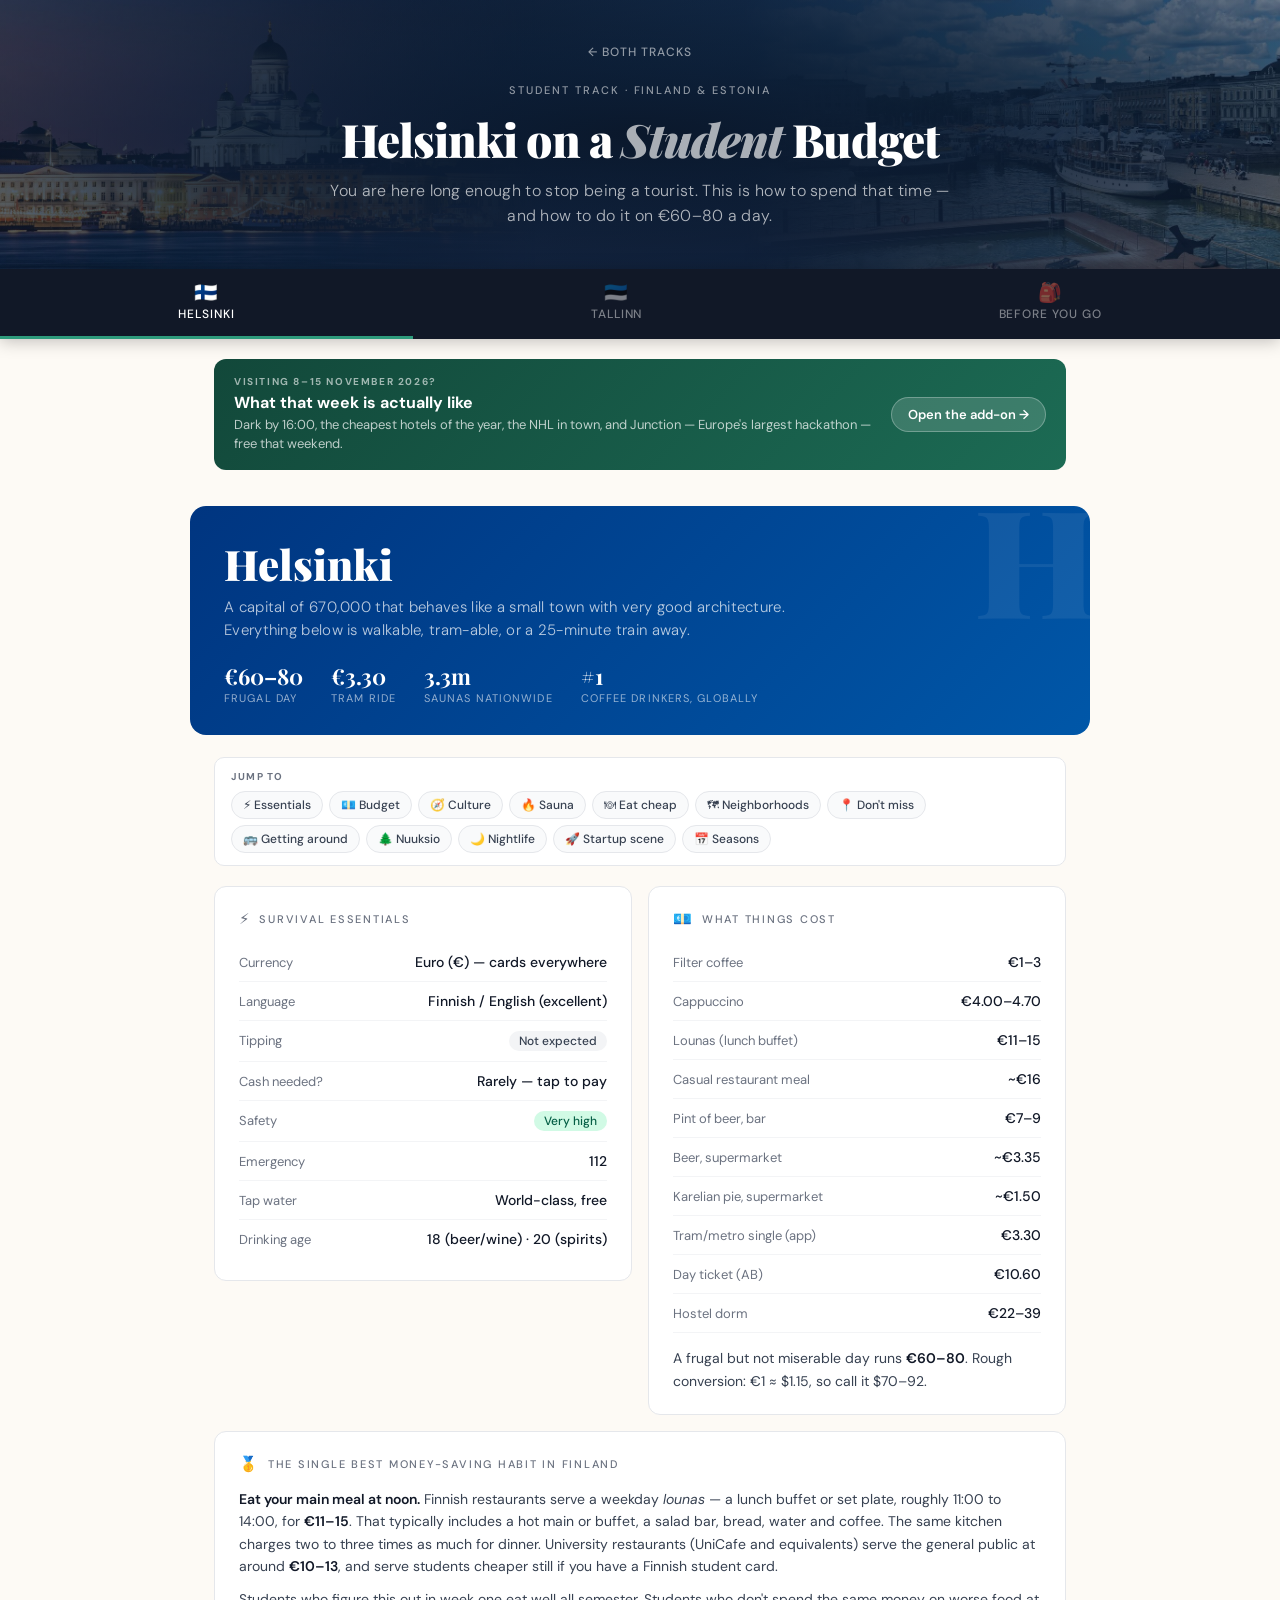
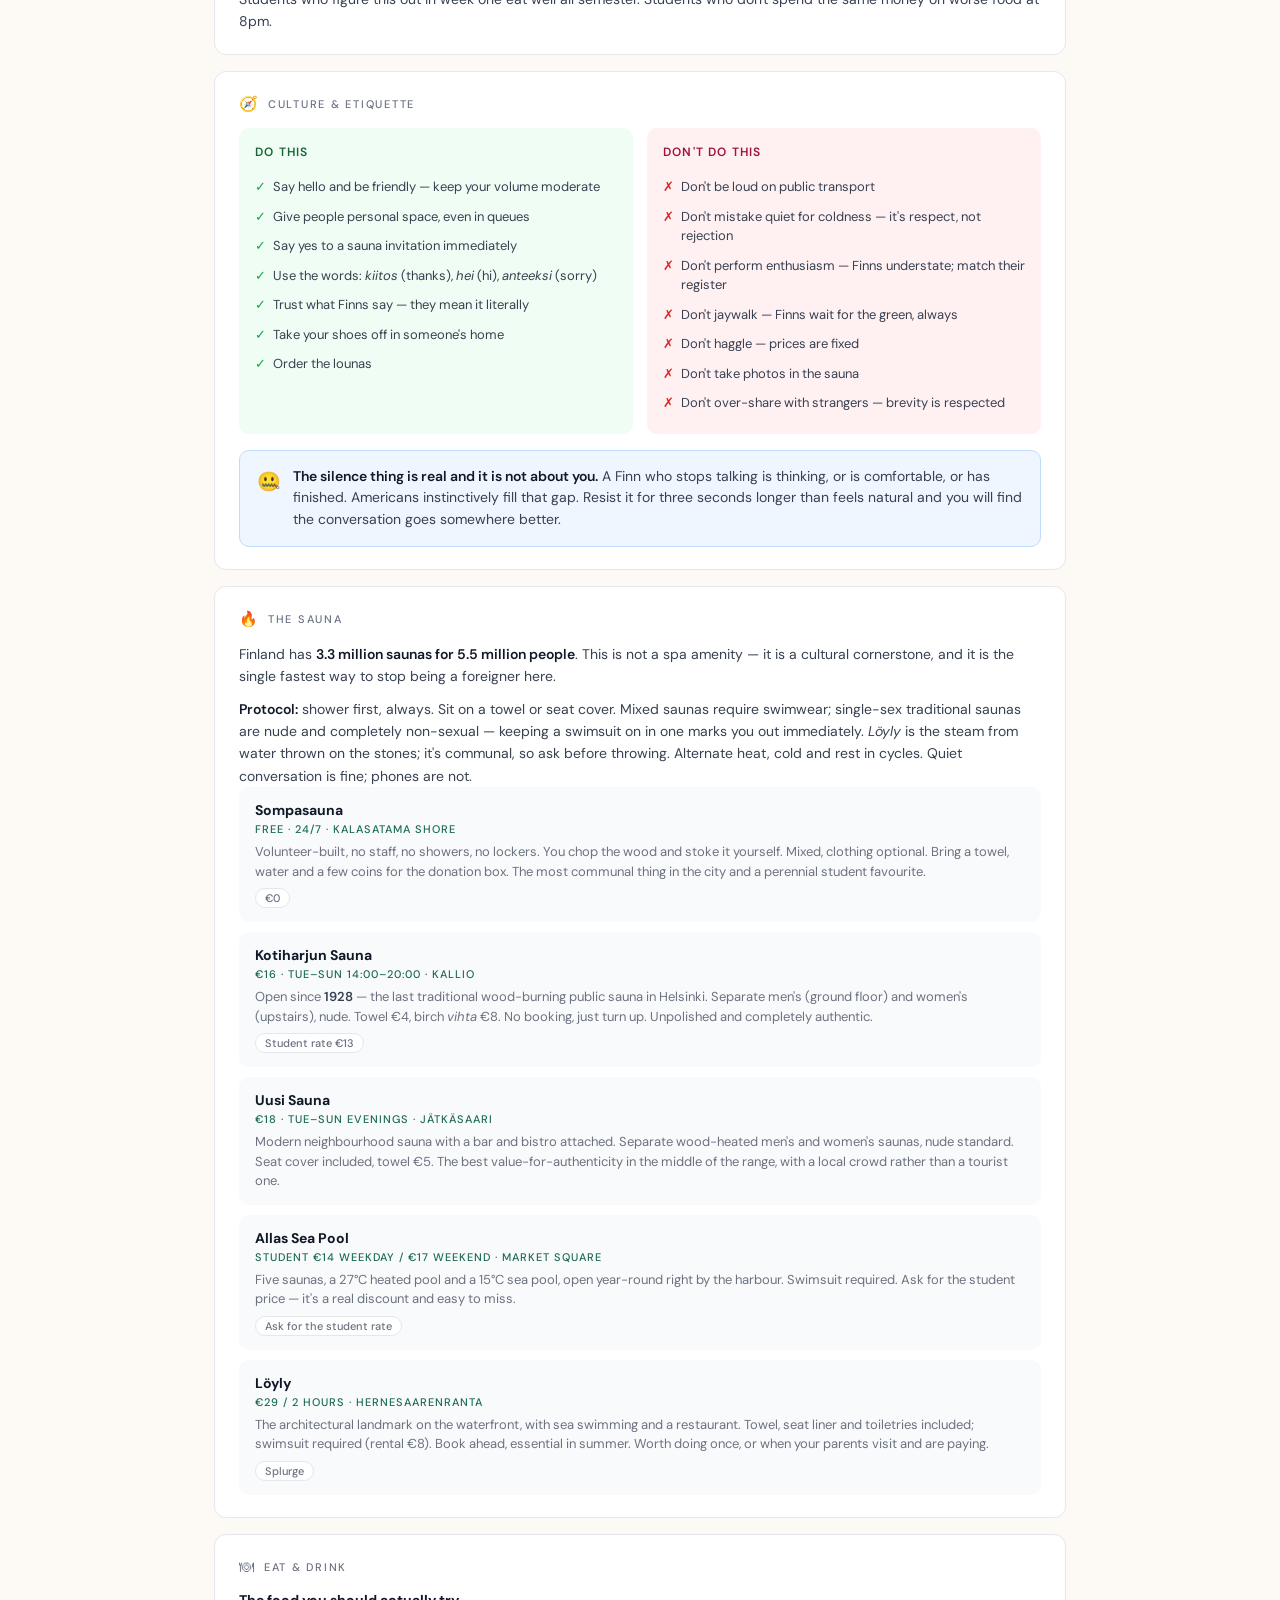
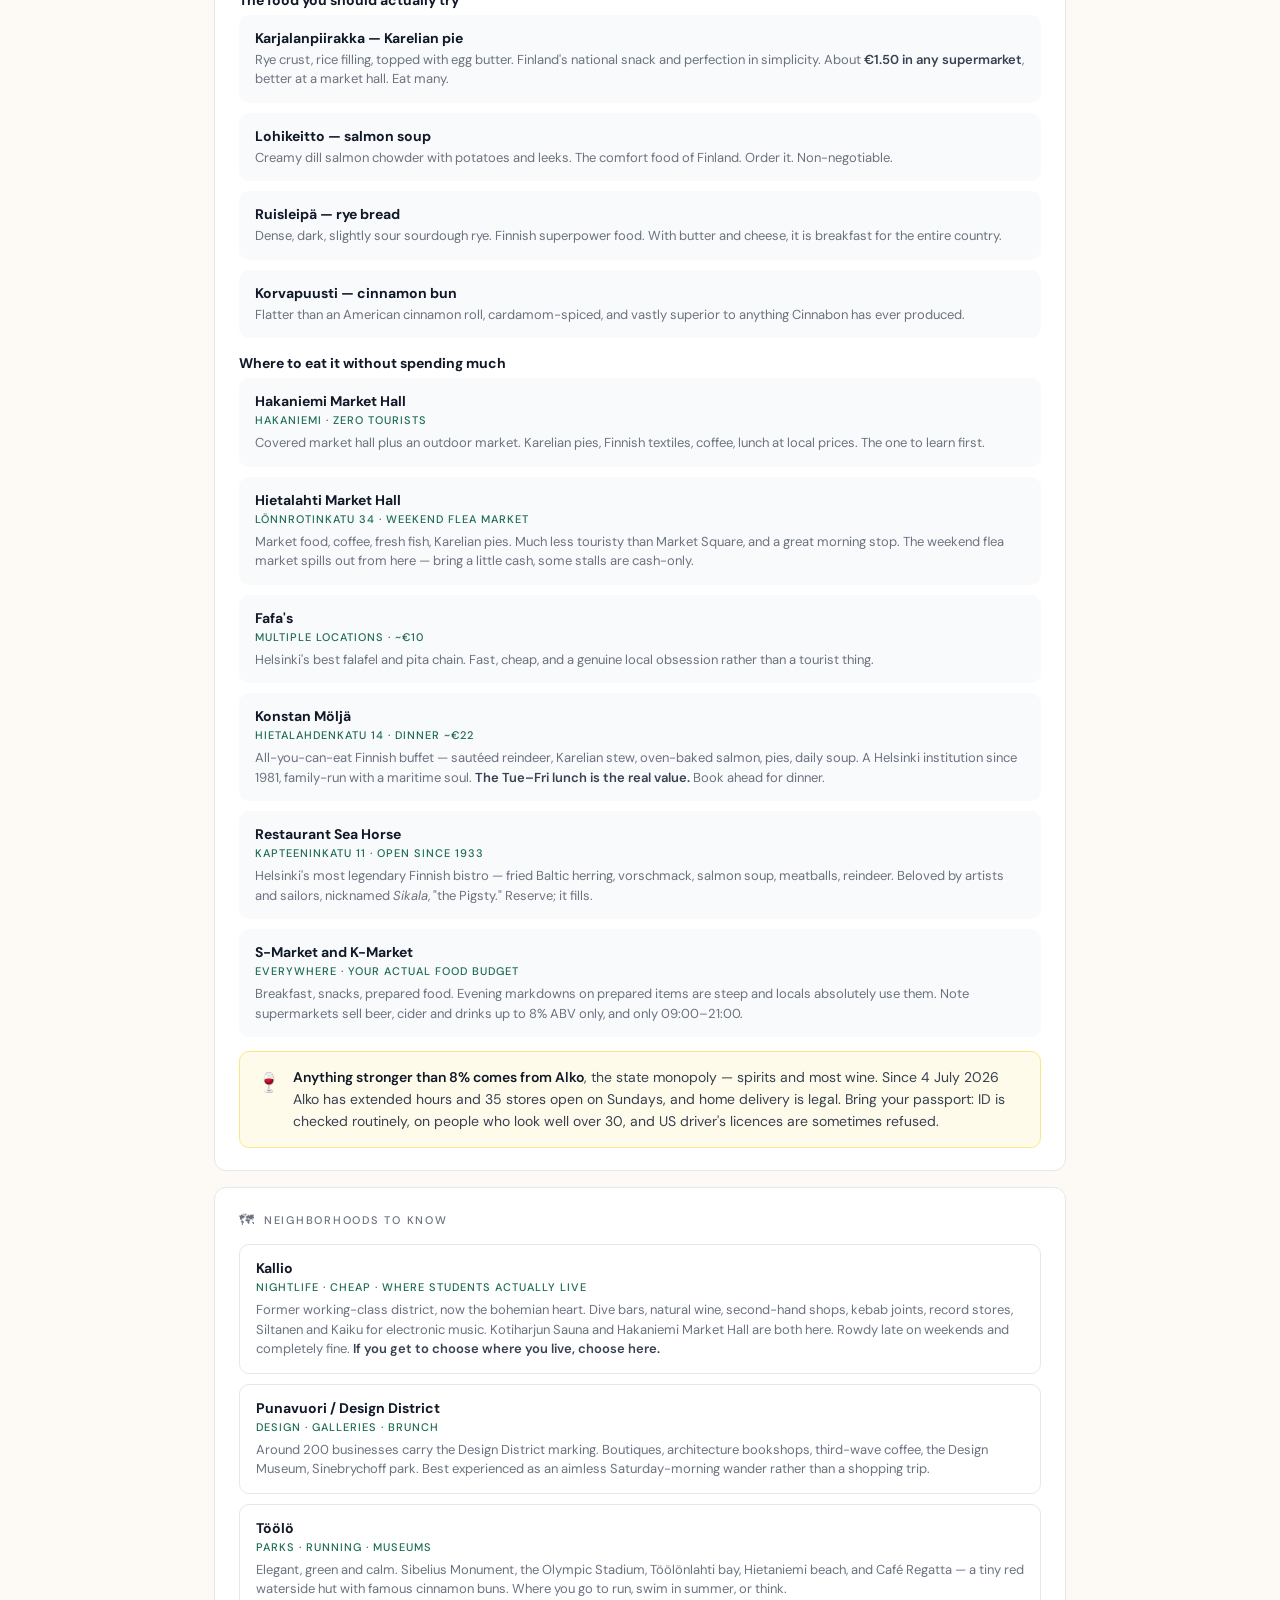
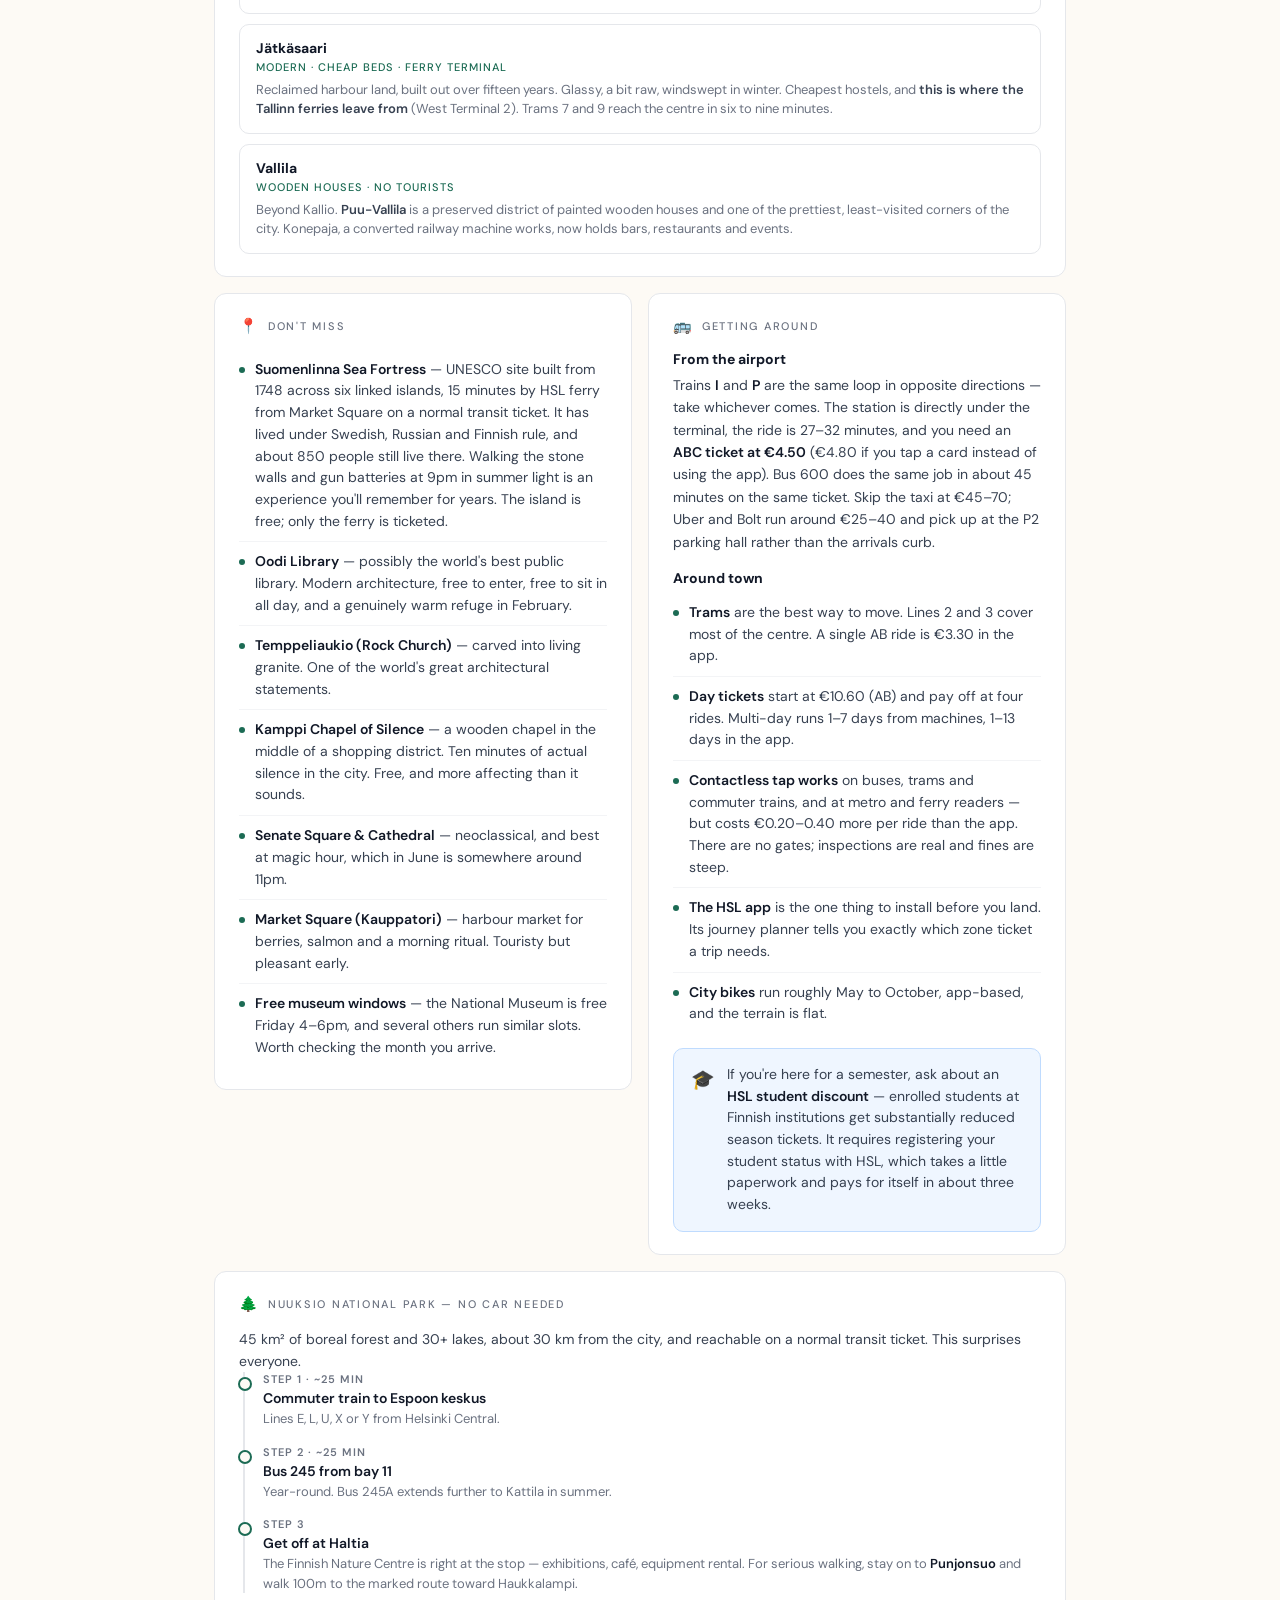
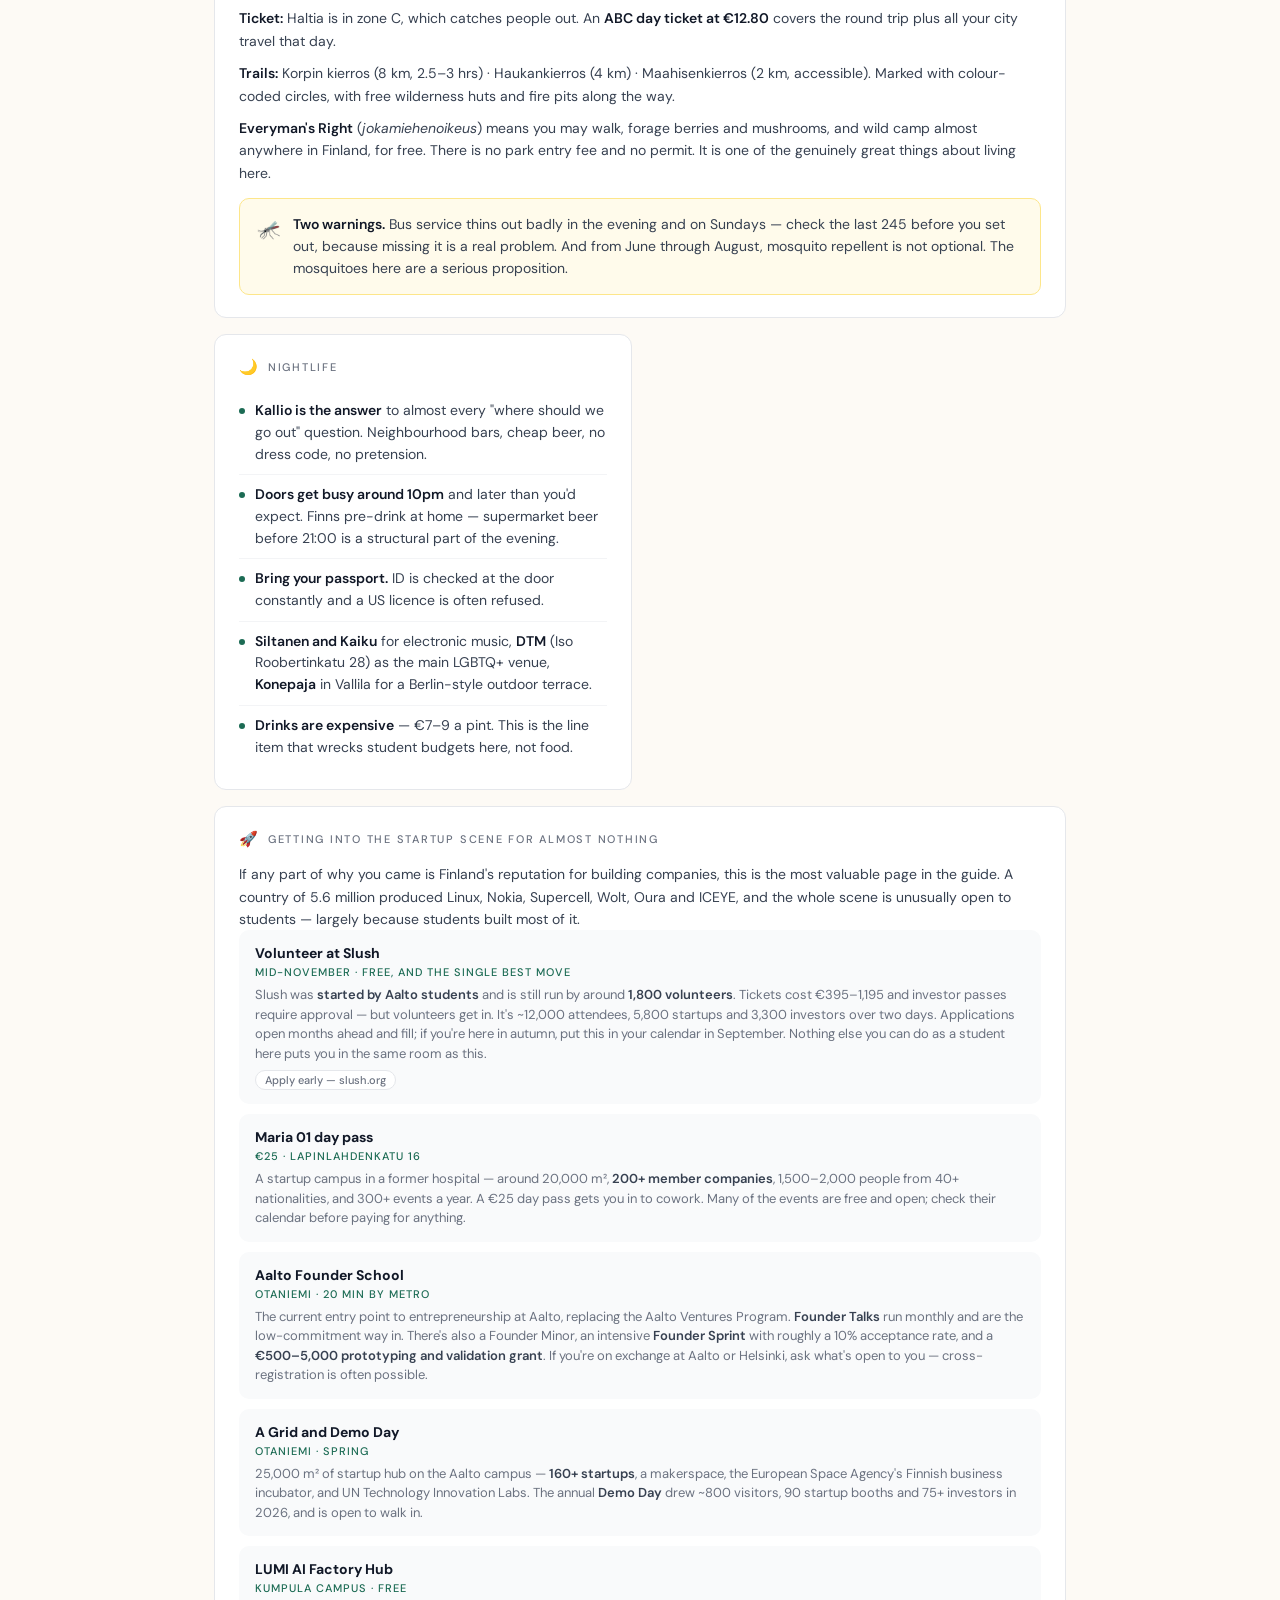
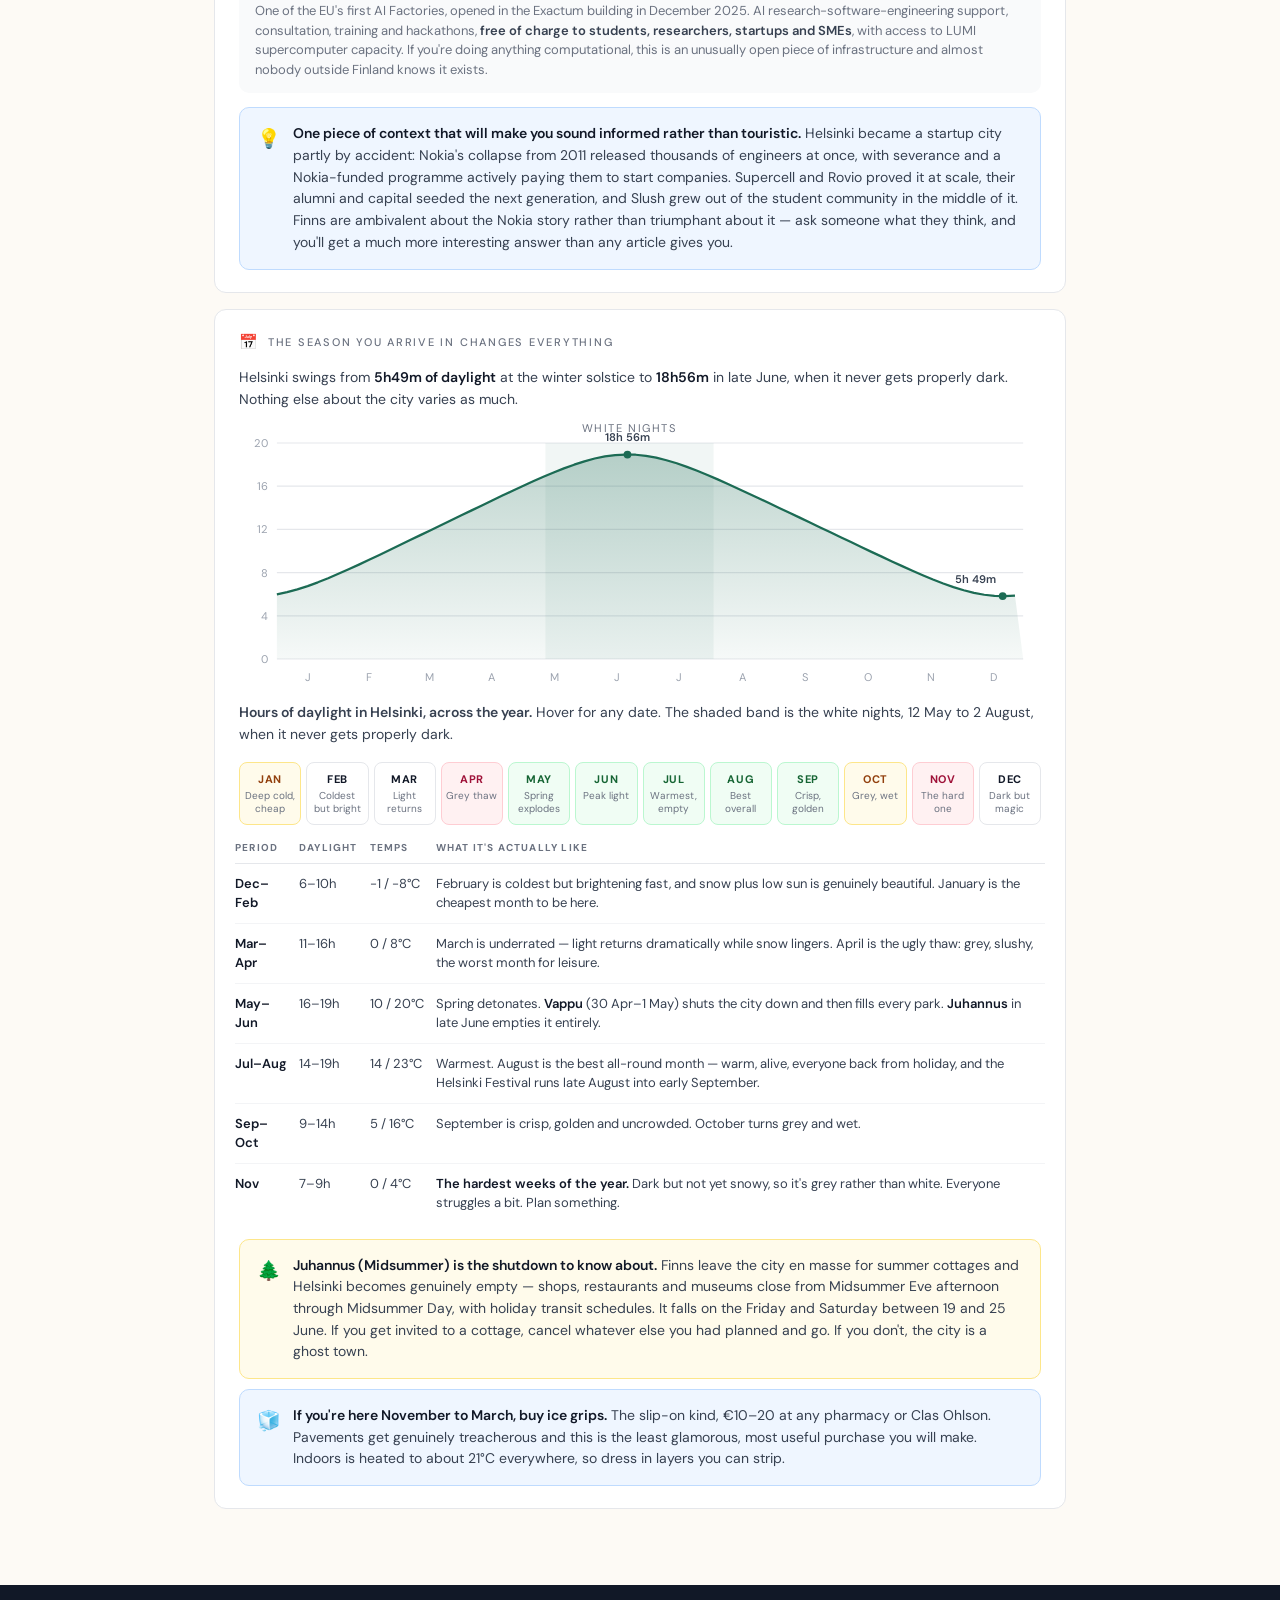
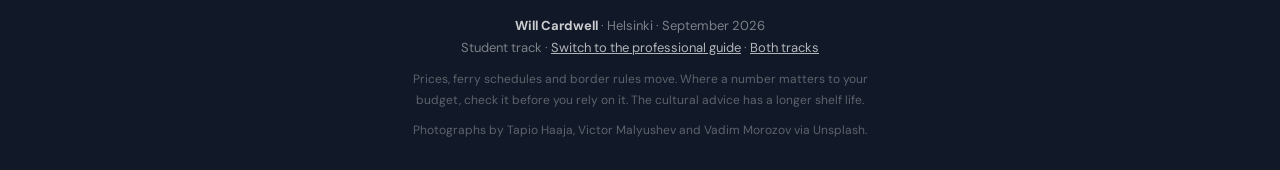
<file: students.html>
<!DOCTYPE html>
<html lang="en">
<head>
<meta charset="UTF-8">
<meta name="viewport" content="width=device-width, initial-scale=1.0, viewport-fit=cover">
<title>Finland Primer for Students</title>
<meta name="description" content="Helsinki and Tallinn for visiting students — eating well cheaply, sauna, seasons, the ferry, the startup scene, and the parts of Finnish life you only get by staying a while.">
<link rel="preconnect" href="https://fonts.googleapis.com">
<link rel="preconnect" href="https://fonts.gstatic.com" crossorigin>
<link href="https://fonts.googleapis.com/css2?family=DM+Sans:ital,opsz,wght@0,9..40,300;0,9..40,400;0,9..40,500;0,9..40,700;1,9..40,400&family=Playfair+Display:ital,wght@0,700;0,900;1,700&display=swap" rel="stylesheet">
<link rel="stylesheet" href="style.css">
</head>
<body class="stu">

<header class="hero hero-compact">
  <div class="hero-photo hero-photo-l" style="--img:url('images/helsinki-cathedral-dusk.jpg')" role="presentation"></div>
  <div class="hero-photo hero-photo-r" style="--img:url('images/helsinki-allas.jpg')" role="presentation"></div>
  <a class="hero-back" href="index.html">← Both tracks</a>
  <div class="hero-tag">Student Track · Finland &amp; Estonia</div>
  <h1>Helsinki on a <em>Student</em> Budget</h1>
  <p class="hero-sub">You are here long enough to stop being a tourist. This is how to spend that time — and how to do it on €60–80 a day.</p>
</header>

<nav class="city-nav">
  <button class="city-btn active" data-panel="fi" aria-pressed="true"><span class="flag">🇫🇮</span>Helsinki</button>
  <button class="city-btn" data-panel="ee" aria-pressed="false"><span class="flag">🇪🇪</span>Tallinn</button>
  <button class="city-btn" data-panel="go" aria-pressed="false"><span class="flag">🎒</span>Before You Go</button>
</nav>

<!-- ─────────────────────────────────────────────────────────────
     TIME-WINDOW ADD-ON SLOT — the guide above and below it stays
     evergreen. Empty this div when the window passes; the banner
     then disappears ( .addon-slot:empty is display:none ) and the
     guide is unchanged. See addons/README.md.
     ───────────────────────────────────────────────────────────── -->
<div class="addon-slot">
  <a class="addon-banner" href="addons/2026-11-08.html">
    <div class="addon-text">
      <div class="addon-when">Visiting 8–15 November 2026?</div>
      <div class="addon-title">What that week is actually like</div>
      <div class="addon-sub">Dark by 16:00, the cheapest hotels of the year, the NHL in town, and Junction — Europe's largest hackathon — free that weekend.</div>
    </div>
    <span class="addon-go">Open the add-on →</span>
  </a>
</div>

<!-- ══════════════════ HELSINKI ══════════════════ -->
<div class="city-panel active" id="panel-fi">

  <div class="city-hero">
    <div class="city-hero-inner bg-fi" data-city-char="H">
      <div class="city-name">Helsinki</div>
      <p class="city-tagline">A capital of 670,000 that behaves like a small town with very good architecture. Everything below is walkable, tram-able, or a 25-minute train away.</p>
      <div class="city-stats">
        <div class="stat"><div class="stat-val">€60–80</div><div class="stat-label">Frugal day</div></div>
        <div class="stat"><div class="stat-val">€3.30</div><div class="stat-label">Tram ride</div></div>
        <div class="stat"><div class="stat-val">3.3m</div><div class="stat-label">Saunas nationwide</div></div>
        <div class="stat"><div class="stat-val">#1</div><div class="stat-label">Coffee drinkers, globally</div></div>
      </div>
    </div>
  </div>

  <div class="jump-nav">
    <div class="jump-nav-inner">
      <div class="jn-label">Jump to</div>
      <a class="jn-btn" href="#fi-essentials">⚡ Essentials</a>
      <a class="jn-btn" href="#fi-budget">💶 Budget</a>
      <a class="jn-btn" href="#fi-culture">🧭 Culture</a>
      <a class="jn-btn" href="#fi-sauna">🔥 Sauna</a>
      <a class="jn-btn" href="#fi-food">🍽 Eat cheap</a>
      <a class="jn-btn" href="#fi-hoods">🗺 Neighborhoods</a>
      <a class="jn-btn" href="#fi-see">📍 Don't miss</a>
      <a class="jn-btn" href="#fi-transit">🚌 Getting around</a>
      <a class="jn-btn" href="#fi-nuuksio">🌲 Nuuksio</a>
      <a class="jn-btn" href="#fi-night">🌙 Nightlife</a>
      <a class="jn-btn" href="#fi-startup">🚀 Startup scene</a>
      <a class="jn-btn" href="#fi-season">📅 Seasons</a>
    </div>
  </div>

  <div class="content-grid">

    <div class="card" id="fi-essentials">
      <div class="card-title"><span class="card-title-icon">⚡</span>Survival Essentials</div>
      <div class="fact-row"><span class="fact-label">Currency</span><span class="fact-val">Euro (€) — cards everywhere</span></div>
      <div class="fact-row"><span class="fact-label">Language</span><span class="fact-val">Finnish / English (excellent)</span></div>
      <div class="fact-row"><span class="fact-label">Tipping</span><span class="fact-val"><span class="badge badge-grey">Not expected</span></span></div>
      <div class="fact-row"><span class="fact-label">Cash needed?</span><span class="fact-val">Rarely — tap to pay</span></div>
      <div class="fact-row"><span class="fact-label">Safety</span><span class="fact-val"><span class="badge badge-green">Very high</span></span></div>
      <div class="fact-row"><span class="fact-label">Emergency</span><span class="fact-val">112</span></div>
      <div class="fact-row"><span class="fact-label">Tap water</span><span class="fact-val">World-class, free</span></div>
      <div class="fact-row"><span class="fact-label">Drinking age</span><span class="fact-val">18 (beer/wine) · 20 (spirits)</span></div>
    </div>

    <div class="card" id="fi-budget">
      <div class="card-title"><span class="card-title-icon">💶</span>What Things Cost</div>
      <div class="fact-row"><span class="fact-label">Filter coffee</span><span class="fact-val num">€1–3</span></div>
      <div class="fact-row"><span class="fact-label">Cappuccino</span><span class="fact-val num">€4.00–4.70</span></div>
      <div class="fact-row"><span class="fact-label">Lounas (lunch buffet)</span><span class="fact-val num">€11–15</span></div>
      <div class="fact-row"><span class="fact-label">Casual restaurant meal</span><span class="fact-val num">~€16</span></div>
      <div class="fact-row"><span class="fact-label">Pint of beer, bar</span><span class="fact-val num">€7–9</span></div>
      <div class="fact-row"><span class="fact-label">Beer, supermarket</span><span class="fact-val num">~€3.35</span></div>
      <div class="fact-row"><span class="fact-label">Karelian pie, supermarket</span><span class="fact-val num">~€1.50</span></div>
      <div class="fact-row"><span class="fact-label">Tram/metro single (app)</span><span class="fact-val num">€3.30</span></div>
      <div class="fact-row"><span class="fact-label">Day ticket (AB)</span><span class="fact-val num">€10.60</span></div>
      <div class="fact-row"><span class="fact-label">Hostel dorm</span><span class="fact-val num">€22–39</span></div>
      <p style="margin-top:14px;">A frugal but not miserable day runs <strong>€60–80</strong>. Rough conversion: €1 ≈ $1.15, so call it $70–92.</p>
    </div>

    <div class="card span-2">
      <div class="card-title"><span class="card-title-icon">🥇</span>The Single Best Money-Saving Habit in Finland</div>
      <p><strong>Eat your main meal at noon.</strong> Finnish restaurants serve a weekday <em>lounas</em> — a lunch buffet or set plate, roughly 11:00 to 14:00, for <strong>€11–15</strong>. That typically includes a hot main or buffet, a salad bar, bread, water and coffee. The same kitchen charges two to three times as much for dinner. University restaurants (UniCafe and equivalents) serve the general public at around <strong>€10–13</strong>, and serve students cheaper still if you have a Finnish student card.</p>
      <p>Students who figure this out in week one eat well all semester. Students who don't spend the same money on worse food at 8pm.</p>
    </div>

    <div class="card span-2" id="fi-culture">
      <div class="card-title"><span class="card-title-icon">🧭</span>Culture &amp; Etiquette</div>
      <div class="dos-donts">
        <div class="do-col">
          <h4>Do this</h4>
          <ul>
            <li>Say hello and be friendly — keep your volume moderate</li>
            <li>Give people personal space, even in queues</li>
            <li>Say yes to a sauna invitation immediately</li>
            <li>Use the words: <em>kiitos</em> (thanks), <em>hei</em> (hi), <em>anteeksi</em> (sorry)</li>
            <li>Trust what Finns say — they mean it literally</li>
            <li>Take your shoes off in someone's home</li>
            <li>Order the lounas</li>
          </ul>
        </div>
        <div class="dont-col">
          <h4>Don't do this</h4>
          <ul>
            <li>Don't be loud on public transport</li>
            <li>Don't mistake quiet for coldness — it's respect, not rejection</li>
            <li>Don't perform enthusiasm — Finns understate; match their register</li>
            <li>Don't jaywalk — Finns wait for the green, always</li>
            <li>Don't haggle — prices are fixed</li>
            <li>Don't take photos in the sauna</li>
            <li>Don't over-share with strangers — brevity is respected</li>
          </ul>
        </div>
      </div>
      <div class="alert alert-blue" style="margin-top:16px;">
        <span class="alert-icon">🤐</span>
        <div><strong>The silence thing is real and it is not about you.</strong> A Finn who stops talking is thinking, or is comfortable, or has finished. Americans instinctively fill that gap. Resist it for three seconds longer than feels natural and you will find the conversation goes somewhere better.</div>
      </div>
    </div>

    <div class="card span-2" id="fi-sauna">
      <div class="card-title"><span class="card-title-icon">🔥</span>The Sauna</div>
      <p>Finland has <strong>3.3 million saunas for 5.5 million people</strong>. This is not a spa amenity — it is a cultural cornerstone, and it is the single fastest way to stop being a foreigner here.</p>
      <p><strong>Protocol:</strong> shower first, always. Sit on a towel or seat cover. Mixed saunas require swimwear; single-sex traditional saunas are nude and completely non-sexual — keeping a swimsuit on in one marks you out immediately. <em>Löyly</em> is the steam from water thrown on the stones; it's communal, so ask before throwing. Alternate heat, cold and rest in cycles. Quiet conversation is fine; phones are not.</p>
      <div class="entry">
        <div class="entry-name">Sompasauna</div>
        <div class="entry-meta">Free · 24/7 · Kalasatama shore</div>
        <div class="entry-desc">Volunteer-built, no staff, no showers, no lockers. You chop the wood and stoke it yourself. Mixed, clothing optional. Bring a towel, water and a few coins for the donation box. The most communal thing in the city and a perennial student favourite.</div>
        <span class="entry-tag">€0</span>
      </div>
      <div class="entry">
        <div class="entry-name">Kotiharjun Sauna</div>
        <div class="entry-meta">€16 · Tue–Sun 14:00–20:00 · Kallio</div>
        <div class="entry-desc">Open since <strong>1928</strong> — the last traditional wood-burning public sauna in Helsinki. Separate men's (ground floor) and women's (upstairs), nude. Towel €4, birch <em>vihta</em> €8. No booking, just turn up. Unpolished and completely authentic.</div>
        <span class="entry-tag">Student rate €13</span>
      </div>
      <div class="entry">
        <div class="entry-name">Uusi Sauna</div>
        <div class="entry-meta">€18 · Tue–Sun evenings · Jätkäsaari</div>
        <div class="entry-desc">Modern neighbourhood sauna with a bar and bistro attached. Separate wood-heated men's and women's saunas, nude standard. Seat cover included, towel €5. The best value-for-authenticity in the middle of the range, with a local crowd rather than a tourist one.</div>
      </div>
      <div class="entry">
        <div class="entry-name">Allas Sea Pool</div>
        <div class="entry-meta">Student €14 weekday / €17 weekend · Market Square</div>
        <div class="entry-desc">Five saunas, a 27°C heated pool and a 15°C sea pool, open year-round right by the harbour. Swimsuit required. Ask for the student price — it's a real discount and easy to miss.</div>
        <span class="entry-tag">Ask for the student rate</span>
      </div>
      <div class="entry">
        <div class="entry-name">Löyly</div>
        <div class="entry-meta">€29 / 2 hours · Hernesaarenranta</div>
        <div class="entry-desc">The architectural landmark on the waterfront, with sea swimming and a restaurant. Towel, seat liner and toiletries included; swimsuit required (rental €8). Book ahead, essential in summer. Worth doing once, or when your parents visit and are paying.</div>
        <span class="entry-tag">Splurge</span>
      </div>
    </div>

    <div class="card span-2" id="fi-food">
      <div class="card-title"><span class="card-title-icon">🍽</span>Eat &amp; Drink</div>
      <h4>The food you should actually try</h4>
      <div class="entry">
        <div class="entry-name">Karjalanpiirakka — Karelian pie</div>
        <div class="entry-desc">Rye crust, rice filling, topped with egg butter. Finland's national snack and perfection in simplicity. About <strong>€1.50 in any supermarket</strong>, better at a market hall. Eat many.</div>
      </div>
      <div class="entry">
        <div class="entry-name">Lohikeitto — salmon soup</div>
        <div class="entry-desc">Creamy dill salmon chowder with potatoes and leeks. The comfort food of Finland. Order it. Non-negotiable.</div>
      </div>
      <div class="entry">
        <div class="entry-name">Ruisleipä — rye bread</div>
        <div class="entry-desc">Dense, dark, slightly sour sourdough rye. Finnish superpower food. With butter and cheese, it is breakfast for the entire country.</div>
      </div>
      <div class="entry">
        <div class="entry-name">Korvapuusti — cinnamon bun</div>
        <div class="entry-desc">Flatter than an American cinnamon roll, cardamom-spiced, and vastly superior to anything Cinnabon has ever produced.</div>
      </div>
      <h4>Where to eat it without spending much</h4>
      <div class="entry">
        <div class="entry-name">Hakaniemi Market Hall</div>
        <div class="entry-meta">Hakaniemi · Zero tourists</div>
        <div class="entry-desc">Covered market hall plus an outdoor market. Karelian pies, Finnish textiles, coffee, lunch at local prices. The one to learn first.</div>
      </div>
      <div class="entry">
        <div class="entry-name">Hietalahti Market Hall</div>
        <div class="entry-meta">Lönnrotinkatu 34 · Weekend flea market</div>
        <div class="entry-desc">Market food, coffee, fresh fish, Karelian pies. Much less touristy than Market Square, and a great morning stop. The weekend flea market spills out from here — bring a little cash, some stalls are cash-only.</div>
      </div>
      <div class="entry">
        <div class="entry-name">Fafa's</div>
        <div class="entry-meta">Multiple locations · ~€10</div>
        <div class="entry-desc">Helsinki's best falafel and pita chain. Fast, cheap, and a genuine local obsession rather than a tourist thing.</div>
      </div>
      <div class="entry">
        <div class="entry-name">Konstan Möljä</div>
        <div class="entry-meta">Hietalahdenkatu 14 · Dinner ~€22</div>
        <div class="entry-desc">All-you-can-eat Finnish buffet — sautéed reindeer, Karelian stew, oven-baked salmon, pies, daily soup. A Helsinki institution since 1981, family-run with a maritime soul. <strong>The Tue–Fri lunch is the real value.</strong> Book ahead for dinner.</div>
      </div>
      <div class="entry">
        <div class="entry-name">Restaurant Sea Horse</div>
        <div class="entry-meta">Kapteeninkatu 11 · Open since 1933</div>
        <div class="entry-desc">Helsinki's most legendary Finnish bistro — fried Baltic herring, vorschmack, salmon soup, meatballs, reindeer. Beloved by artists and sailors, nicknamed <em>Sikala</em>, "the Pigsty." Reserve; it fills.</div>
      </div>
      <div class="entry">
        <div class="entry-name">S-Market and K-Market</div>
        <div class="entry-meta">Everywhere · Your actual food budget</div>
        <div class="entry-desc">Breakfast, snacks, prepared food. Evening markdowns on prepared items are steep and locals absolutely use them. Note supermarkets sell beer, cider and drinks up to 8% ABV only, and only 09:00–21:00.</div>
      </div>
      <div class="alert alert-yellow" style="margin-top:14px;">
        <span class="alert-icon">🍷</span>
        <div><strong>Anything stronger than 8% comes from Alko</strong>, the state monopoly — spirits and most wine. Since 4 July 2026 Alko has extended hours and 35 stores open on Sundays, and home delivery is legal. Bring your passport: ID is checked routinely, on people who look well over 30, and US driver's licences are sometimes refused.</div>
      </div>
    </div>

    <div class="card span-2" id="fi-hoods">
      <div class="card-title"><span class="card-title-icon">🗺</span>Neighborhoods to Know</div>
      <div class="entry entry-bordered">
        <div class="entry-name">Kallio</div>
        <div class="entry-meta">Nightlife · Cheap · Where students actually live</div>
        <div class="entry-desc">Former working-class district, now the bohemian heart. Dive bars, natural wine, second-hand shops, kebab joints, record stores, Siltanen and Kaiku for electronic music. Kotiharjun Sauna and Hakaniemi Market Hall are both here. Rowdy late on weekends and completely fine. <strong>If you get to choose where you live, choose here.</strong></div>
      </div>
      <div class="entry entry-bordered">
        <div class="entry-name">Punavuori / Design District</div>
        <div class="entry-meta">Design · Galleries · Brunch</div>
        <div class="entry-desc">Around 200 businesses carry the Design District marking. Boutiques, architecture bookshops, third-wave coffee, the Design Museum, Sinebrychoff park. Best experienced as an aimless Saturday-morning wander rather than a shopping trip.</div>
      </div>
      <div class="entry entry-bordered">
        <div class="entry-name">Töölö</div>
        <div class="entry-meta">Parks · Running · Museums</div>
        <div class="entry-desc">Elegant, green and calm. Sibelius Monument, the Olympic Stadium, Töölönlahti bay, Hietaniemi beach, and Café Regatta — a tiny red waterside hut with famous cinnamon buns. Where you go to run, swim in summer, or think.</div>
      </div>
      <div class="entry entry-bordered">
        <div class="entry-name">Jätkäsaari</div>
        <div class="entry-meta">Modern · Cheap beds · Ferry terminal</div>
        <div class="entry-desc">Reclaimed harbour land, built out over fifteen years. Glassy, a bit raw, windswept in winter. Cheapest hostels, and <strong>this is where the Tallinn ferries leave from</strong> (West Terminal 2). Trams 7 and 9 reach the centre in six to nine minutes.</div>
      </div>
      <div class="entry entry-bordered">
        <div class="entry-name">Vallila</div>
        <div class="entry-meta">Wooden houses · No tourists</div>
        <div class="entry-desc">Beyond Kallio. <strong>Puu-Vallila</strong> is a preserved district of painted wooden houses and one of the prettiest, least-visited corners of the city. Konepaja, a converted railway machine works, now holds bars, restaurants and events.</div>
      </div>
    </div>

    <div class="card" id="fi-see">
      <div class="card-title"><span class="card-title-icon">📍</span>Don't Miss</div>
      <ul class="item-list">
        <li><span class="dot"></span><span><strong>Suomenlinna Sea Fortress</strong> — UNESCO site built from 1748 across six linked islands, 15 minutes by HSL ferry from Market Square on a normal transit ticket. It has lived under Swedish, Russian and Finnish rule, and about 850 people still live there. Walking the stone walls and gun batteries at 9pm in summer light is an experience you'll remember for years. The island is free; only the ferry is ticketed.</span></li>
        <li><span class="dot"></span><span><strong>Oodi Library</strong> — possibly the world's best public library. Modern architecture, free to enter, free to sit in all day, and a genuinely warm refuge in February.</span></li>
        <li><span class="dot"></span><span><strong>Temppeliaukio (Rock Church)</strong> — carved into living granite. One of the world's great architectural statements.</span></li>
        <li><span class="dot"></span><span><strong>Kamppi Chapel of Silence</strong> — a wooden chapel in the middle of a shopping district. Ten minutes of actual silence in the city. Free, and more affecting than it sounds.</span></li>
        <li><span class="dot"></span><span><strong>Senate Square &amp; Cathedral</strong> — neoclassical, and best at magic hour, which in June is somewhere around 11pm.</span></li>
        <li><span class="dot"></span><span><strong>Market Square (Kauppatori)</strong> — harbour market for berries, salmon and a morning ritual. Touristy but pleasant early.</span></li>
        <li><span class="dot"></span><span><strong>Free museum windows</strong> — the National Museum is free Friday 4–6pm, and several others run similar slots. Worth checking the month you arrive.</span></li>
      </ul>
    </div>

    <div class="card" id="fi-transit">
      <div class="card-title"><span class="card-title-icon">🚌</span>Getting Around</div>
      <h4>From the airport</h4>
      <p>Trains <strong>I</strong> and <strong>P</strong> are the same loop in opposite directions — take whichever comes. The station is directly under the terminal, the ride is 27–32 minutes, and you need an <strong>ABC ticket at €4.50</strong> (€4.80 if you tap a card instead of using the app). Bus 600 does the same job in about 45 minutes on the same ticket. Skip the taxi at €45–70; Uber and Bolt run around €25–40 and pick up at the P2 parking hall rather than the arrivals curb.</p>
      <h4>Around town</h4>
      <ul class="item-list">
        <li><span class="dot"></span><span><strong>Trams</strong> are the best way to move. Lines 2 and 3 cover most of the centre. A single AB ride is €3.30 in the app.</span></li>
        <li><span class="dot"></span><span><strong>Day tickets</strong> start at €10.60 (AB) and pay off at four rides. Multi-day runs 1–7 days from machines, 1–13 days in the app.</span></li>
        <li><span class="dot"></span><span><strong>Contactless tap works</strong> on buses, trams and commuter trains, and at metro and ferry readers — but costs €0.20–0.40 more per ride than the app. There are no gates; inspections are real and fines are steep.</span></li>
        <li><span class="dot"></span><span><strong>The HSL app</strong> is the one thing to install before you land. Its journey planner tells you exactly which zone ticket a trip needs.</span></li>
        <li><span class="dot"></span><span><strong>City bikes</strong> run roughly May to October, app-based, and the terrain is flat.</span></li>
      </ul>
      <div class="alert alert-blue" style="margin-top:14px;">
        <span class="alert-icon">🎓</span>
        <div>If you're here for a semester, ask about an <strong>HSL student discount</strong> — enrolled students at Finnish institutions get substantially reduced season tickets. It requires registering your student status with HSL, which takes a little paperwork and pays for itself in about three weeks.</div>
      </div>
    </div>

    <div class="card span-2" id="fi-nuuksio">
      <div class="card-title"><span class="card-title-icon">🌲</span>Nuuksio National Park — No Car Needed</div>
      <p>45 km² of boreal forest and 30+ lakes, about 30 km from the city, and reachable on a normal transit ticket. This surprises everyone.</p>
      <div class="seq">
        <div class="seq-item">
          <div class="seq-when">Step 1 · ~25 min</div>
          <div class="seq-what">Commuter train to Espoon keskus</div>
          <div class="seq-desc">Lines E, L, U, X or Y from Helsinki Central.</div>
        </div>
        <div class="seq-item">
          <div class="seq-when">Step 2 · ~25 min</div>
          <div class="seq-what">Bus 245 from bay 11</div>
          <div class="seq-desc">Year-round. Bus 245A extends further to Kattila in summer.</div>
        </div>
        <div class="seq-item">
          <div class="seq-when">Step 3</div>
          <div class="seq-what">Get off at Haltia</div>
          <div class="seq-desc">The Finnish Nature Centre is right at the stop — exhibitions, café, equipment rental. For serious walking, stay on to <strong>Punjonsuo</strong> and walk 100m to the marked route toward Haukkalampi.</div>
        </div>
      </div>
      <p style="margin-top:14px;"><strong>Ticket:</strong> Haltia is in zone C, which catches people out. An <strong>ABC day ticket at €12.80</strong> covers the round trip plus all your city travel that day.</p>
      <p><strong>Trails:</strong> Korpin kierros (8 km, 2.5–3 hrs) · Haukankierros (4 km) · Maahisenkierros (2 km, accessible). Marked with colour-coded circles, with free wilderness huts and fire pits along the way.</p>
      <p><strong>Everyman's Right</strong> (<em>jokamiehenoikeus</em>) means you may walk, forage berries and mushrooms, and wild camp almost anywhere in Finland, for free. There is no park entry fee and no permit. It is one of the genuinely great things about living here.</p>
      <div class="alert alert-yellow" style="margin-top:14px;">
        <span class="alert-icon">🦟</span>
        <div><strong>Two warnings.</strong> Bus service thins out badly in the evening and on Sundays — check the last 245 before you set out, because missing it is a real problem. And from June through August, mosquito repellent is not optional. The mosquitoes here are a serious proposition.</div>
      </div>
    </div>

    <div class="card" id="fi-night">
      <div class="card-title"><span class="card-title-icon">🌙</span>Nightlife</div>
      <ul class="item-list">
        <li><span class="dot"></span><span><strong>Kallio is the answer</strong> to almost every "where should we go out" question. Neighbourhood bars, cheap beer, no dress code, no pretension.</span></li>
        <li><span class="dot"></span><span><strong>Doors get busy around 10pm</strong> and later than you'd expect. Finns pre-drink at home — supermarket beer before 21:00 is a structural part of the evening.</span></li>
        <li><span class="dot"></span><span><strong>Bring your passport.</strong> ID is checked at the door constantly and a US licence is often refused.</span></li>
        <li><span class="dot"></span><span><strong>Siltanen and Kaiku</strong> for electronic music, <strong>DTM</strong> (Iso Roobertinkatu 28) as the main LGBTQ+ venue, <strong>Konepaja</strong> in Vallila for a Berlin-style outdoor terrace.</span></li>
        <li><span class="dot"></span><span><strong>Drinks are expensive</strong> — €7–9 a pint. This is the line item that wrecks student budgets here, not food.</span></li>
      </ul>
    </div>

    <div class="card span-2" id="fi-startup">
      <div class="card-title"><span class="card-title-icon">🚀</span>Getting Into the Startup Scene for Almost Nothing</div>
      <p>If any part of why you came is Finland's reputation for building companies, this is the most valuable page in the guide. A country of 5.6 million produced Linux, Nokia, Supercell, Wolt, Oura and ICEYE, and the whole scene is unusually open to students — largely because students built most of it.</p>
      <div class="entry">
        <div class="entry-name">Volunteer at Slush</div>
        <div class="entry-meta">Mid-November · Free, and the single best move</div>
        <div class="entry-desc">Slush was <strong>started by Aalto students</strong> and is still run by around <strong>1,800 volunteers</strong>. Tickets cost €395–1,195 and investor passes require approval — but volunteers get in. It's ~12,000 attendees, 5,800 startups and 3,300 investors over two days. Applications open months ahead and fill; if you're here in autumn, put this in your calendar in September. Nothing else you can do as a student here puts you in the same room as this.</div>
        <span class="entry-tag">Apply early — slush.org</span>
      </div>
      <div class="entry">
        <div class="entry-name">Maria 01 day pass</div>
        <div class="entry-meta">€25 · Lapinlahdenkatu 16</div>
        <div class="entry-desc">A startup campus in a former hospital — around 20,000 m², <strong>200+ member companies</strong>, 1,500–2,000 people from 40+ nationalities, and 300+ events a year. A €25 day pass gets you in to cowork. Many of the events are free and open; check their calendar before paying for anything.</div>
      </div>
      <div class="entry">
        <div class="entry-name">Aalto Founder School</div>
        <div class="entry-meta">Otaniemi · 20 min by metro</div>
        <div class="entry-desc">The current entry point to entrepreneurship at Aalto, replacing the Aalto Ventures Program. <strong>Founder Talks</strong> run monthly and are the low-commitment way in. There's also a Founder Minor, an intensive <strong>Founder Sprint</strong> with roughly a 10% acceptance rate, and a <strong>€500–5,000 prototyping and validation grant</strong>. If you're on exchange at Aalto or Helsinki, ask what's open to you — cross-registration is often possible.</div>
      </div>
      <div class="entry">
        <div class="entry-name">A Grid and Demo Day</div>
        <div class="entry-meta">Otaniemi · Spring</div>
        <div class="entry-desc">25,000 m² of startup hub on the Aalto campus — <strong>160+ startups</strong>, a makerspace, the European Space Agency's Finnish business incubator, and UN Technology Innovation Labs. The annual <strong>Demo Day</strong> drew ~800 visitors, 90 startup booths and 75+ investors in 2026, and is open to walk in.</div>
      </div>
      <div class="entry">
        <div class="entry-name">LUMI AI Factory Hub</div>
        <div class="entry-meta">Kumpula campus · Free</div>
        <div class="entry-desc">One of the EU's first AI Factories, opened in the Exactum building in December 2025. AI research-software-engineering support, consultation, training and hackathons, <strong>free of charge to students, researchers, startups and SMEs</strong>, with access to LUMI supercomputer capacity. If you're doing anything computational, this is an unusually open piece of infrastructure and almost nobody outside Finland knows it exists.</div>
      </div>
      <div class="alert alert-blue" style="margin-top:14px;">
        <span class="alert-icon">💡</span>
        <div><strong>One piece of context that will make you sound informed rather than touristic.</strong> Helsinki became a startup city partly by accident: Nokia's collapse from 2011 released thousands of engineers at once, with severance and a Nokia-funded programme actively paying them to start companies. Supercell and Rovio proved it at scale, their alumni and capital seeded the next generation, and Slush grew out of the student community in the middle of it. Finns are ambivalent about the Nokia story rather than triumphant about it — ask someone what they think, and you'll get a much more interesting answer than any article gives you.</div>
      </div>
    </div>

    <div class="card span-2" id="fi-season">
      <div class="card-title"><span class="card-title-icon">📅</span>The Season You Arrive In Changes Everything</div>
      <p>Helsinki swings from <strong>5h49m of daylight</strong> at the winter solstice to <strong>18h56m</strong> in late June, when it never gets properly dark. Nothing else about the city varies as much.</p>
      <div class="chart" data-daylight>Daylight in Helsinki runs from 5h49m at the winter solstice to 18h56m at the summer solstice. Month-by-month figures are in the table below.</div>
      <p class="chart-caption"><strong>Hours of daylight in Helsinki, across the year.</strong> Hover for any date. The shaded band is the white nights, 12 May to 2 August, when it never gets properly dark.</p>
      <div class="months" style="margin:16px 0;">
        <div class="mon mon-mixed"><div class="mon-name">Jan</div><div class="mon-note">Deep cold, cheap</div></div>
        <div class="mon mon-ok"><div class="mon-name">Feb</div><div class="mon-note">Coldest but bright</div></div>
        <div class="mon mon-ok"><div class="mon-name">Mar</div><div class="mon-note">Light returns</div></div>
        <div class="mon mon-avoid"><div class="mon-name">Apr</div><div class="mon-note">Grey thaw</div></div>
        <div class="mon mon-best"><div class="mon-name">May</div><div class="mon-note">Spring explodes</div></div>
        <div class="mon mon-best"><div class="mon-name">Jun</div><div class="mon-note">Peak light</div></div>
        <div class="mon mon-best"><div class="mon-name">Jul</div><div class="mon-note">Warmest, empty</div></div>
        <div class="mon mon-best"><div class="mon-name">Aug</div><div class="mon-note">Best overall</div></div>
        <div class="mon mon-best"><div class="mon-name">Sep</div><div class="mon-note">Crisp, golden</div></div>
        <div class="mon mon-mixed"><div class="mon-name">Oct</div><div class="mon-note">Grey, wet</div></div>
        <div class="mon mon-avoid"><div class="mon-name">Nov</div><div class="mon-note">The hard one</div></div>
        <div class="mon mon-ok"><div class="mon-name">Dec</div><div class="mon-note">Dark but magic</div></div>
      </div>
      <div class="table-wrap">
        <table>
          <thead><tr><th>Period</th><th>Daylight</th><th>Temps</th><th>What it's actually like</th></tr></thead>
          <tbody>
            <tr><td><strong>Dec–Feb</strong></td><td class="num">6–10h</td><td class="num">-1 / -8°C</td><td>February is coldest but brightening fast, and snow plus low sun is genuinely beautiful. January is the cheapest month to be here.</td></tr>
            <tr><td><strong>Mar–Apr</strong></td><td class="num">11–16h</td><td class="num">0 / 8°C</td><td>March is underrated — light returns dramatically while snow lingers. April is the ugly thaw: grey, slushy, the worst month for leisure.</td></tr>
            <tr><td><strong>May–Jun</strong></td><td class="num">16–19h</td><td class="num">10 / 20°C</td><td>Spring detonates. <strong>Vappu</strong> (30 Apr–1 May) shuts the city down and then fills every park. <strong>Juhannus</strong> in late June empties it entirely.</td></tr>
            <tr><td><strong>Jul–Aug</strong></td><td class="num">14–19h</td><td class="num">14 / 23°C</td><td>Warmest. August is the best all-round month — warm, alive, everyone back from holiday, and the Helsinki Festival runs late August into early September.</td></tr>
            <tr><td><strong>Sep–Oct</strong></td><td class="num">9–14h</td><td class="num">5 / 16°C</td><td>September is crisp, golden and uncrowded. October turns grey and wet.</td></tr>
            <tr><td><strong>Nov</strong></td><td class="num">7–9h</td><td class="num">0 / 4°C</td><td><strong>The hardest weeks of the year.</strong> Dark but not yet snowy, so it's grey rather than white. Everyone struggles a bit. Plan something.</td></tr>
          </tbody>
        </table>
      </div>
      <div class="alert alert-yellow" style="margin-top:16px;">
        <span class="alert-icon">🌲</span>
        <div><strong>Juhannus (Midsummer) is the shutdown to know about.</strong> Finns leave the city en masse for summer cottages and Helsinki becomes genuinely empty — shops, restaurants and museums close from Midsummer Eve afternoon through Midsummer Day, with holiday transit schedules. It falls on the Friday and Saturday between 19 and 25 June. If you get invited to a cottage, cancel whatever else you had planned and go. If you don't, the city is a ghost town.</div>
      </div>
      <div class="alert alert-blue" style="margin-top:10px;">
        <span class="alert-icon">🧊</span>
        <div><strong>If you're here November to March, buy ice grips.</strong> The slip-on kind, €10–20 at any pharmacy or Clas Ohlson. Pavements get genuinely treacherous and this is the least glamorous, most useful purchase you will make. Indoors is heated to about 21°C everywhere, so dress in layers you can strip.</div>
      </div>
    </div>

  </div>
</div>

<!-- ══════════════════ TALLINN ══════════════════ -->
<div class="city-panel" id="panel-ee">

  <div class="city-hero">
    <div class="city-hero-inner bg-ee" data-city-char="T">
      <div class="city-name">Tallinn</div>
      <p class="city-tagline">Two hours across the Gulf of Finland, and one of the easiest international day trips in Europe. Cheaper, older, and more digital than anywhere you've been.</p>
      <div class="city-stats">
        <div class="stat"><div class="stat-val">2h</div><div class="stat-label">Ferry crossing</div></div>
        <div class="stat"><div class="stat-val">€12–22</div><div class="stat-label">Advance midweek fare</div></div>
        <div class="stat"><div class="stat-val">20–35%</div><div class="stat-label">Cheaper food &amp; drink</div></div>
        <div class="stat"><div class="stat-val">1.9 km</div><div class="stat-label">Original city wall</div></div>
      </div>
    </div>
  </div>

  <div class="jump-nav">
    <div class="jump-nav-inner">
      <div class="jn-label">Jump to</div>
      <a class="jn-btn" href="#ee-two">🏰 Two Tallinns</a>
      <a class="jn-btn" href="#ee-ferry">⛴ The ferry</a>
      <a class="jn-btn" href="#ee-essentials">⚡ Essentials</a>
      <a class="jn-btn" href="#ee-old">🏰 Old Town</a>
      <a class="jn-btn" href="#ee-telliskivi">🎨 Telliskivi</a>
      <a class="jn-btn" href="#ee-food">🍽 Food</a>
      <a class="jn-btn" href="#ee-culture">🧭 Culture</a>
      <a class="jn-btn" href="#ee-day">📅 Your day</a>
    </div>
  </div>

  <div class="content-grid">

    <div class="card span-2" id="ee-two">
      <div class="card-title"><span class="card-title-icon">🏰</span>There Are Two Tallinns</div>
      <p>One day is enough to do both justice if you are disciplined about timing. The mistake everyone makes is letting the Old Town eat the whole day.</p>
      <div class="entry entry-bordered">
        <div class="entry-name">Old Town (Vanalinn)</div>
        <div class="entry-meta">Medieval · UNESCO · Tourism hub</div>
        <div class="entry-desc">The best-preserved medieval city centre in Northern Europe — 1.9 km of original wall and 20 defensive towers. Two parts: <strong>Toompea</strong> up the hill (nobility, cathedrals, the viewing platforms) and the <strong>Lower Town</strong> below (merchants, guildhalls, Town Hall Square). <strong>Go early for silence and magic, and be done by noon before the tour groups land.</strong> Evening is also spectacular.</div>
      </div>
      <div class="entry entry-bordered">
        <div class="entry-name">Telliskivi Creative City</div>
        <div class="entry-meta">Local · Art · Food · Bars</div>
        <div class="entry-desc">A former Soviet rail-industrial complex, now around 200 creative businesses: murals, food stalls, coffee labs, design shops, Fotografiska, the Balti Jaama Market. Twenty minutes' walk from Old Town, or tram 1/2/5. <strong>This is where Estonians actually hang out.</strong></div>
      </div>
    </div>

    <div class="card span-2" id="ee-ferry">
      <div class="card-title"><span class="card-title-icon">⛴</span>The Ferry</div>
      <div class="table-wrap">
        <table>
          <thead><tr><th>Operator</th><th>Crossing</th><th>Leaves from</th><th>Arrives</th><th>Check-in</th></tr></thead>
          <tbody>
            <tr><td><strong>Tallink Silja</strong></td><td class="num">~2h 00m</td><td>West Terminal 2</td><td>D-Terminal</td><td class="num">30 min before</td></tr>
            <tr><td><strong>Eckerö Line</strong></td><td class="num">~2h 15m</td><td>West Terminal 2</td><td>A-Terminal</td><td class="num">~45 min before</td></tr>
            <tr><td><strong>Viking Line</strong></td><td class="num">~2h 30m</td><td>Katajanokka</td><td>D-Terminal</td><td class="num">20 min before</td></tr>
          </tbody>
        </table>
      </div>
      <h4>Fares</h4>
      <p>Highly dynamic. <strong>Advance, midweek, off-peak runs €12–22 one way.</strong> Walk-up, weekend or summer can hit €40–60. Midweek sailings are 30–40% cheaper than weekends — if your schedule is flexible, this is where the savings are. Book direct on the operator's site or app; aggregators add fees.</p>
      <h4>How far ahead</h4>
      <p>Off-season midweek, a few days is fine and you can often walk up. <strong>June through August, any weekend, and around holidays: book two to four weeks ahead.</strong> Friday evening out and Sunday evening back genuinely sell out.</p>
      <h4>Getting to the terminal</h4>
      <p><strong>West Terminal 2</strong> (Tyynenmerenkatu 14, Jätkäsaari) is trams 7 and 9 from Kaivokatu by the Central Station — six to nine minutes on a normal AB ticket. <strong>Don't confuse West Terminal 1 and 2</strong>; they're a few hundred metres apart and both in Jätkäsaari. Tallink and Eckerö use T2. Katajanokka is tram 4 or 5, or a 20-minute walk from Senate Square.</p>
      <div class="alert alert-blue" style="margin-top:14px;">
        <span class="alert-icon">🛳</span>
        <div><strong>On board it's card-only</strong>, and cafeteria meals run €20–28 — bring food from a supermarket instead. Expect trolleys of cheap alcohol being wheeled back to Finland; that's what half the boat is there for.</div>
      </div>
    </div>

    <div class="card" id="ee-essentials">
      <div class="card-title"><span class="card-title-icon">⚡</span>Essentials</div>
      <div class="fact-row"><span class="fact-label">Currency</span><span class="fact-val">Euro (€) — same as Finland</span></div>
      <div class="fact-row"><span class="fact-label">Language</span><span class="fact-val">Estonian / English widespread</span></div>
      <div class="fact-row"><span class="fact-label">Tipping</span><span class="fact-val">5–10% appreciated</span></div>
      <div class="fact-row"><span class="fact-label">Passport control</span><span class="fact-val">None — both in Schengen</span></div>
      <div class="fact-row"><span class="fact-label">Passport needed?</span><span class="fact-val"><span class="badge badge-yellow">Yes, to board</span></span></div>
      <div class="fact-row"><span class="fact-label">Food &amp; drink vs Helsinki</span><span class="fact-val">20–35% cheaper</span></div>
      <div class="fact-row"><span class="fact-label">Transit, 1 hour</span><span class="fact-val num">€2.00</span></div>
      <div class="fact-row"><span class="fact-label">Coffee</span><span class="fact-val num">€2.50–4</span></div>
      <div class="fact-row"><span class="fact-label">Lunch in Telliskivi</span><span class="fact-val num">€10–18</span></div>
      <p style="margin-top:12px;"><strong>Terminal to Old Town</strong> is a flat, signposted 15-minute walk — that's what most people should do. Tram 2 also runs it. For taxis use <strong>Bolt</strong>, which is an Estonian company founded in Tallinn; street taxis at the port overcharge badly.</p>
      <p><strong>Cash is not accepted on public transport at all</strong> — contactless card at the validator, up to six tickets on one card so you can cover a group.</p>
    </div>

    <div class="card" id="ee-old">
      <div class="card-title"><span class="card-title-icon">🏰</span>Old Town Must-Sees</div>
      <ul class="item-list">
        <li><span class="dot"></span><span><strong>Town Hall Square (Raekoja plats)</strong> — the medieval heart. Morning coffee here before the crowds is the whole point.</span></li>
        <li><span class="dot"></span><span><strong>Toompea Hill</strong> — walk up for Alexander Nevsky Cathedral, Toompea Castle (now parliament), and the view.</span></li>
        <li><span class="dot"></span><span><strong>Kohtuotsa and Patkuli platforms</strong> — two of the best city overlooks in the Baltics. Go at sunset.</span></li>
        <li><span class="dot"></span><span><strong>St. Olaf's Church Tower</strong> — Tallinn's tallest church. Climb it for 360° views, €5.</span></li>
        <li><span class="dot"></span><span><strong>Viru Gate and the medieval walls</strong> — walking the old walls is free and extraordinary. Don't skip it.</span></li>
        <li><span class="dot"></span><span><strong>Café Maiasmokk</strong> — opened 1864, the oldest café in Estonia. Coffee, marzipan, pastries, and a living piece of history.</span></li>
      </ul>
      <div class="alert alert-yellow" style="margin-top:14px;">
        <span class="alert-icon">🎫</span>
        <div><strong>Skip the Tallinn Card</strong> on a day trip. At €29 for 24 hours you'd need three or more paid museums to break even, and the clock starts on first use.</div>
      </div>
    </div>

    <div class="card" id="ee-telliskivi">
      <div class="card-title"><span class="card-title-icon">🎨</span>Telliskivi</div>
      <ul class="item-list">
        <li><span class="dot"></span><span><strong>Fotografiska Tallinn</strong> — world-class rotating photography museum, around €15–18. The Michelin-noted restaurant on site is accessible without a museum ticket.</span></li>
        <li><span class="dot"></span><span><strong>Balti Jaama Turg</strong> — restored three-storey market next door. Produce, cheeses, pickles, street food, and a superb vintage floor. Lunch for €8–10.</span></li>
        <li><span class="dot"></span><span><strong>F-Hoone</strong> — the anchor restaurant. Industrial-chic, diverse menu, affordable, good for a long relaxed meal.</span></li>
        <li><span class="dot"></span><span><strong>Depoo</strong> — food street built from old train cars and shipping containers. Packed on weekends with live music.</span></li>
        <li><span class="dot"></span><span><strong>Põhjala Brewery Taproom</strong> — Estonia's best-known craft brewery, ten to fourteen taps.</span></li>
        <li><span class="dot"></span><span><strong>Saturday flea market, 10:00–15:00</strong> — Soviet ephemera, vintage clothing, crafts. Bring some cash. If you can pick your day, pick Saturday.</span></li>
        <li><span class="dot"></span><span><strong>The street art</strong> — murals cover the whole complex and are constantly repainted. Spend thirty minutes just walking and looking.</span></li>
      </ul>
      <p style="margin-top:12px;"><strong>Kalamaja</strong>, the wooden-house district between Old Town and Telliskivi, is worth walking through rather than around — pastel timber houses, quiet streets, cafés.</p>
    </div>

    <div class="card" id="ee-food">
      <div class="card-title"><span class="card-title-icon">🍽</span>Estonian Food</div>
      <div class="entry">
        <div class="entry-name">Black rye bread</div>
        <div class="entry-desc">Dense, tangy, slightly sweet. The Estonian food baseline, served with everything, and vastly underrated by the world.</div>
      </div>
      <div class="entry">
        <div class="entry-name">Smoked fish</div>
        <div class="entry-desc">Baltic herring, salmon and sprats, eaten with rye bread and sour cream. Get it at Balti Jaama market.</div>
      </div>
      <div class="entry">
        <div class="entry-name">Verivorst (blood sausage)</div>
        <div class="entry-desc">National comfort food, traditionally Christmas but available year-round. More nuanced than it sounds and worth trying once.</div>
      </div>
      <div class="entry">
        <div class="entry-name">Olde Hansa</div>
        <div class="entry-desc">Touristy? Yes. But the medieval atmosphere is genuinely extraordinary — elk stew, costumed staff, the whole production. Worth it once.</div>
      </div>
      <div class="alert alert-green" style="margin-top:12px;">
        <span class="alert-icon">💶</span>
        <div><strong>Eat in Telliskivi, not Old Town.</strong> An Old Town dinner runs €35–55 and you are paying for the location. The same money goes twice as far ten minutes away.</div>
      </div>
    </div>

    <div class="card" id="ee-culture">
      <div class="card-title"><span class="card-title-icon">🧭</span>Estonian Culture</div>
      <ul class="item-list">
        <li><span class="dot"></span><span><strong>Soviet occupation ended in 1991.</strong> Many adults you'll meet lived it. This shapes everything — the reserve, the pragmatism, the fierce pride in independence.</span></li>
        <li><span class="dot"></span><span><strong>The Singing Revolution.</strong> Estonia won independence partly through mass gatherings from 1987 to 1991 where hundreds of thousands of people sang banned national songs. Estonians take choral tradition seriously, and you should too.</span></li>
        <li><span class="dot"></span><span><strong>It is the most digital society on earth.</strong> 99% of public services are online. Digital signatures have full legal force. Internet voting has been binding in national elections since 2005. The state is legally forbidden from asking you for information it already holds. Don't be surprised that everything runs on an app.</span></li>
        <li><span class="dot"></span><span><strong>Estonian is related to Finnish</strong>, not to any Scandinavian language. English works fine everywhere you'll be.</span></li>
      </ul>
    </div>

    <div class="card span-2" id="ee-day">
      <div class="card-title"><span class="card-title-icon">📅</span>How to Shape the Day</div>
      <p>Around eight hours ashore is comfortable rather than rushed. Six is enough for Old Town plus one other neighbourhood. Under four feels compressed.</p>
      <div class="seq">
        <div class="seq-item"><div class="seq-when">07:00</div><div class="seq-what">Tram 7 or 9 to West Terminal 2</div></div>
        <div class="seq-item"><div class="seq-when">07:30</div><div class="seq-what">Ferry departs</div><div class="seq-desc">Check-in closes <em>before</em> departure, not at it.</div></div>
        <div class="seq-item"><div class="seq-when">09:30</div><div class="seq-what">Arrive, walk 15 min into town</div></div>
        <div class="seq-item"><div class="seq-when">09:45–13:00</div><div class="seq-what">Old Town</div><div class="seq-desc">Toompea first while it's quiet, then down to the Lower Town, the walls and Town Hall Square. Be finishing as the tour groups arrive.</div></div>
        <div class="seq-item"><div class="seq-when">13:00–14:00</div><div class="seq-what">Lunch</div><div class="seq-desc">Head out to Telliskivi and eat at F-Hoone or the market.</div></div>
        <div class="seq-item"><div class="seq-when">14:00–16:30</div><div class="seq-what">Telliskivi and Kalamaja</div><div class="seq-desc">Fotografiska, the market, the murals, a beer at Põhjala.</div></div>
        <div class="seq-item"><div class="seq-when">17:00</div><div class="seq-what">Walk back to the terminal</div></div>
        <div class="seq-item"><div class="seq-when">18:00 → 20:00</div><div class="seq-what">Ferry home</div></div>
      </div>
      <div class="alert alert-blue" style="margin-top:16px;">
        <span class="alert-icon">🌙</span>
        <div><strong>Book the return leg too, and pick a specific sailing</strong> — open returns cost more. And if you can spare one night, do: Tallinn's Old Town after the day-trippers have gone is a different and much better place. <strong>Avoid Monday</strong>, when many museums close. <strong>Aim for Saturday</strong> if you want the Telliskivi flea market.</div>
      </div>
    </div>

  </div>
</div>

<!-- ══════════════════ BEFORE YOU GO ══════════════════ -->
<div class="city-panel" id="panel-go">

  <div class="city-hero">
    <div class="city-hero-inner bg-stu" data-city-char="B">
      <div class="city-name">Before You Go</div>
      <p class="city-tagline">Borders, jet lag, packing and phones. The unglamorous half of arriving somewhere well.</p>
    </div>
  </div>

  <div class="jump-nav">
    <div class="jump-nav-inner">
      <div class="jn-label">Jump to</div>
      <a class="jn-btn" href="#go-border">🛂 Border rules</a>
      <a class="jn-btn" href="#go-phone">📱 Phone</a>
      <a class="jn-btn" href="#go-money">💳 Money</a>
      <a class="jn-btn" href="#go-jetlag">😴 Jet lag</a>
      <a class="jn-btn" href="#go-pack">🎒 Packing</a>
      <a class="jn-btn" href="#go-apps">📲 Apps</a>
      <a class="jn-btn" href="#go-well">🧠 Living well</a>
    </div>
  </div>

  <div class="content-grid">

    <div class="card span-2" id="go-border">
      <div class="card-title"><span class="card-title-icon">🛂</span>EU Border Rules — Read This One</div>
      <p><strong>EES is already live.</strong> The EU Entry/Exit System has been fully operational since April 2026. On your first Schengen entry you'll be sent to a booth for a facial image and fingerprints, creating a digital record that replaces passport stamping. No application, no fee — but <strong>expect longer queues at Helsinki-Vantaa on arrival</strong>, so build in extra time on the inbound leg.</p>
      <p><strong>ETIAS is coming but is not required yet.</strong> A €20 pre-travel authorisation for Americans, valid three years or until your passport expires. Launch is expected in the last quarter of 2026, followed by a grace period of roughly six months. Sources disagree on when it becomes strictly mandatory — somewhere between spring and autumn 2027.</p>
      <div class="alert alert-red">
        <span class="alert-icon">⚠️</span>
        <div><strong>The ETIAS application portal is not open.</strong> Any website currently accepting ETIAS applications is fraudulent — this is an active scam targeting exactly the people reading this. The only official source is <a href="https://travel-europe.europa.eu/etias_en">travel-europe.europa.eu/etias_en</a>. Check it six to eight weeks before you fly.</div>
      </div>
      <div class="alert alert-blue">
        <span class="alert-icon">🇪🇪</span>
        <div><strong>The Tallinn day trip is intra-Schengen</strong>, so there's no routine passport control and EES doesn't re-trigger. Carry your passport anyway: ferry operators require photo ID to board, a US driver's licence is not sufficient for non-EU citizens, and spot checks by border guards do happen.</div>
      </div>
    </div>

    <div class="card" id="go-phone">
      <div class="card-title"><span class="card-title-icon">📱</span>Phone &amp; Data</div>
      <div class="entry">
        <div class="entry-name">Travel eSIM — best for 4+ days</div>
        <div class="entry-desc">Airalo, Nomad, eSIMPal. Roughly <strong>5 GB / 30 days for $12.50</strong>, or 10 GB / 60 days around $10. Install before you fly; it activates on landing.</div>
      </div>
      <div class="entry">
        <div class="entry-name">US carrier day pass — best for 1–3 days</div>
        <div class="entry-desc">T-Mobile $5/day, AT&amp;T and Verizon $10/day. A ten-day trip is ~$100 on AT&amp;T versus $20–40 on an eSIM, so the maths turns fast.</div>
      </div>
      <div class="entry">
        <div class="entry-name">Local prepaid SIM — best for a semester</div>
        <div class="entry-desc"><strong>DNA at any R-Kioski</strong>: SIM €4.90 with €5 credit, then €0.99/day unlimited or €24.90/month unlimited. No ID required. Elisa and Telia are equivalent. <strong>This is the obvious answer if you're here more than two weeks.</strong></div>
      </div>
      <p style="margin-top:12px;">Coverage is excellent — near-100 Mbps throughout Helsinki, including indoors and on the metro. One catch: Finnish domestic plans cap EU roaming data, so a DNA SIM won't give you unlimited data in Estonia. Check the fair-use allowance before relying on it for the Tallinn trip.</p>
    </div>

    <div class="card" id="go-money">
      <div class="card-title"><span class="card-title-icon">💳</span>Money</div>
      <ul class="item-list">
        <li><span class="dot"></span><span><strong>A contactless card is your most important item.</strong> Visa or Mastercard, tap-enabled. Apple Pay and Google Pay work essentially everywhere.</span></li>
        <li><span class="dot"></span><span><strong>Carry €40–60 in small notes</strong> as a fallback. You may not spend it. Flea markets and second-hand stalls are the main cash holdouts.</span></li>
        <li><span class="dot"></span><span><strong>Watch for "Ei käteistä" signs</strong> — that means <em>cash not accepted</em>, which is now more common than cash-only.</span></li>
        <li><span class="dot"></span><span><strong>1- and 2-cent coins aren't circulated</strong>; cash totals round to the nearest five cents.</span></li>
        <li><span class="dot"></span><span><strong>ATMs are branded Otto or Nosto.</strong> Use a card with no foreign transaction fee — over a semester this is real money.</span></li>
        <li><span class="dot"></span><span><strong>Tax-free shopping</strong> applies to non-EU visitors: minimum €40 per store per day, goods unused and sealed. Finnish VAT is 25.5%, so you recover roughly 10–16% net. Get the Customs stamp before you leave — <strong>it cannot be obtained retroactively.</strong></span></li>
      </ul>
    </div>

    <div class="card span-2" id="go-jetlag">
      <div class="card-title"><span class="card-title-icon">😴</span>Beating Jet Lag</div>
      <p>Helsinki runs <strong>+7 hours on US Eastern, +8 on Central, +9 on Mountain and +10 on Pacific</strong>. This protocol works, and skipping the pre-departure part is why most people lose their first three days.</p>
      <div class="dos-donts">
        <div class="do-col">
          <h4>3–5 days before you fly</h4>
          <ul>
            <li>Shift your sleep one hour earlier each night</li>
            <li>Get morning sunlight within 30 minutes of waking</li>
            <li>Move caffeine to noon or earlier</li>
            <li>Drink more water than feels necessary</li>
            <li>Exercise in the morning, not the evening</li>
            <li>Eat light in the 24 hours before travel</li>
          </ul>
        </div>
        <div class="do-col">
          <h4>On the flight</h4>
          <ul>
            <li>Reset your watch to Helsinki time immediately</li>
            <li>Sleep during Helsinki's nighttime, with an eye mask</li>
            <li>Avoid screens before your sleep window</li>
            <li>Drink water constantly; no caffeine in sleep periods</li>
            <li>Walk the aisles</li>
            <li>Eat on destination meal times</li>
            <li>Low-dose melatonin (0.5–1mg) 30 min before sleeping</li>
          </ul>
        </div>
      </div>
      <h4 style="margin-top:18px;">The five non-negotiables</h4>
      <ul class="item-list">
        <li><span class="dot"></span><span>Shift sleep one hour earlier nightly for three days or more before departure.</span></li>
        <li><span class="dot"></span><span>Sleep on the plane during Helsinki's nighttime hours, with an eye mask.</span></li>
        <li><span class="dot"></span><span>Go outside into natural light immediately on arrival.</span></li>
        <li><span class="dot"></span><span><strong>Do not nap on arrival day.</strong> Push through to 9 or 10pm local time. This is the one that decides everything.</span></li>
        <li><span class="dot"></span><span>Use an eye mask every night — in summer it never gets dark, and in winter you'll want the sleep.</span></li>
      </ul>
      <p style="margin-top:12px;">Expect a wall around 3pm on days one and two. Plan something active for it rather than something restful.</p>
    </div>

    <div class="card span-2" id="go-pack">
      <div class="card-title"><span class="card-title-icon">🎒</span>What to Pack</div>
      <p>Finns dress casually and functionally. Nobody will judge your clothes; the weather will judge your shoes.</p>
      <div class="table-wrap">
        <table>
          <thead><tr><th>Season</th><th>The essentials</th></tr></thead>
          <tbody>
            <tr><td><strong>Nov–Mar</strong></td><td>Real winter coat, thermal base layer, hat, gloves, scarf, <strong>waterproof boots with grip plus slip-on ice grips</strong>. Indoors is 21°C everywhere, so layers you can strip.</td></tr>
            <tr><td><strong>Apr &amp; Oct</strong></td><td>Waterproof shell, layers, waterproof shoes. The rain comes sideways.</td></tr>
            <tr><td><strong>May–Sep</strong></td><td>Layers plus a light rain jacket. Even July evenings drop to 12–14°C and the sea breeze is cold — bring a sweater regardless of forecast.</td></tr>
          </tbody>
        </table>
      </div>
      <div class="dos-donts" style="margin-top:16px;">
        <div class="do-col">
          <h4>Bring</h4>
          <ul>
            <li>Contactless card — your single most important item</li>
            <li>Eye mask, every trip, every season</li>
            <li>Passport (ferry ID and bar entry)</li>
            <li>Light daypack, 20–25L</li>
            <li>EU plug adapter (Type C/F)</li>
            <li>Power bank</li>
            <li>Reusable water bottle</li>
            <li>Quick-dry towel for saunas</li>
            <li>Swimsuit — for mixed saunas and Allas</li>
            <li>Waterproof walking shoes for cobblestones and trails</li>
          </ul>
        </div>
        <div class="dont-col">
          <h4>Leave behind</h4>
          <ul>
            <li>An umbrella — wind makes them useless; a hood is better</li>
            <li>Cash beyond a small reserve</li>
            <li>A heavy winter coat if you're here May–September</li>
            <li>Dressy clothes — almost nowhere requires them</li>
            <li>Bottled water</li>
          </ul>
        </div>
      </div>
    </div>

    <div class="card" id="go-apps">
      <div class="card-title"><span class="card-title-icon">📲</span>Apps to Download Before You Land</div>
      <ul class="item-list">
        <li><span class="dot"></span><span><strong>HSL</strong> — Helsinki transit tickets and the journey planner. The single most useful one.</span></li>
        <li><span class="dot"></span><span><strong>112 Suomi</strong> — emergency calls that transmit your exact GPS position to the dispatcher.</span></li>
        <li><span class="dot"></span><span><strong>Bolt</strong> — rideshare in both Helsinki and Tallinn, and an Estonian company.</span></li>
        <li><span class="dot"></span><span><strong>Wolt</strong> — food delivery, Finnish, and everywhere.</span></li>
        <li><span class="dot"></span><span><strong>Google Translate</strong> — the camera translation is what you'll actually use, for supermarket labels.</span></li>
        <li><span class="dot"></span><span><strong>Your ferry operator's app</strong> — mobile boarding passes work fine.</span></li>
      </ul>
    </div>

    <div class="card" id="go-well">
      <div class="card-title"><span class="card-title-icon">🧠</span>Living Well While You're Here</div>
      <ul class="item-list">
        <li><span class="dot"></span><span><strong>Unpack properly</strong> rather than living out of a suitcase, even for a short stay. Designate one charging spot, one place for shoes, one place for documents.</span></li>
        <li><span class="dot"></span><span><strong>Protect seven to eight hours of sleep.</strong> The light, the excitement and the late nights compound fast, and in June the sun is a liar.</span></li>
        <li><span class="dot"></span><span><strong>Take the occasional quiet evening.</strong> It makes the next social day better, and nobody is keeping score.</span></li>
        <li><span class="dot"></span><span><strong>November is hard for everyone here</strong>, locals included. Daylight lamps, exercise and plans with other people are the standard Finnish countermeasures. If you're low, that's the season, not you.</span></li>
        <li><span class="dot"></span><span><strong>Say yes to the sauna, the cottage, and the Midsummer invitation.</strong> These are not small-talk offers. Finns don't invite casually, and the invitation is the relationship.</span></li>
        <li><span class="dot"></span><span><strong>The best memories won't be in your camera roll.</strong> Be in the conversation rather than photographing it.</span></li>
      </ul>
    </div>

  </div>
</div>

<footer class="primer-footer">
  <strong>Will Cardwell</strong> · Helsinki · September 2026<br>
  Student track · <a href="professionals.html">Switch to the professional guide</a> · <a href="index.html">Both tracks</a>
  <div class="footer-note">Prices, ferry schedules and border rules move. Where a number matters to your budget, check it before you rely on it. The cultural advice has a longer shelf life.</div>
  <div class="footer-note">Photographs by Tapio Haaja, Victor Malyushev and Vadim Morozov via Unsplash.</div>
</footer>

<script src="charts.js"></script>

<script>
(function () {
  var buttons = document.querySelectorAll('.city-btn');
  var panels  = document.querySelectorAll('.city-panel');

  function show(key, push) {
    buttons.forEach(function (b) {
      var on = b.dataset.panel === key;
      b.classList.toggle('active', on);
      b.setAttribute('aria-pressed', on ? 'true' : 'false');
    });
    panels.forEach(function (p) {
      p.classList.toggle('active', p.id === 'panel-' + key);
    });
    if (push) history.replaceState(null, '', '#' + key);
    window.scrollTo({ top: 0, behavior: 'auto' });
  }

  buttons.forEach(function (b) {
    b.addEventListener('click', function () { show(b.dataset.panel, true); });
  });

  // Deep links: #ee, #go, or any anchor inside a panel (e.g. #ee-ferry)
  var hash = (location.hash || '').replace('#', '');
  if (hash) {
    var key = hash.split('-')[0];
    if (document.getElementById('panel-' + key)) {
      show(key, false);
      var target = document.getElementById(hash);
      if (target && hash !== key) {
        setTimeout(function () { target.scrollIntoView(); }, 0);
      }
    }
  }
})();
</script>

</body>
</html>
</file>
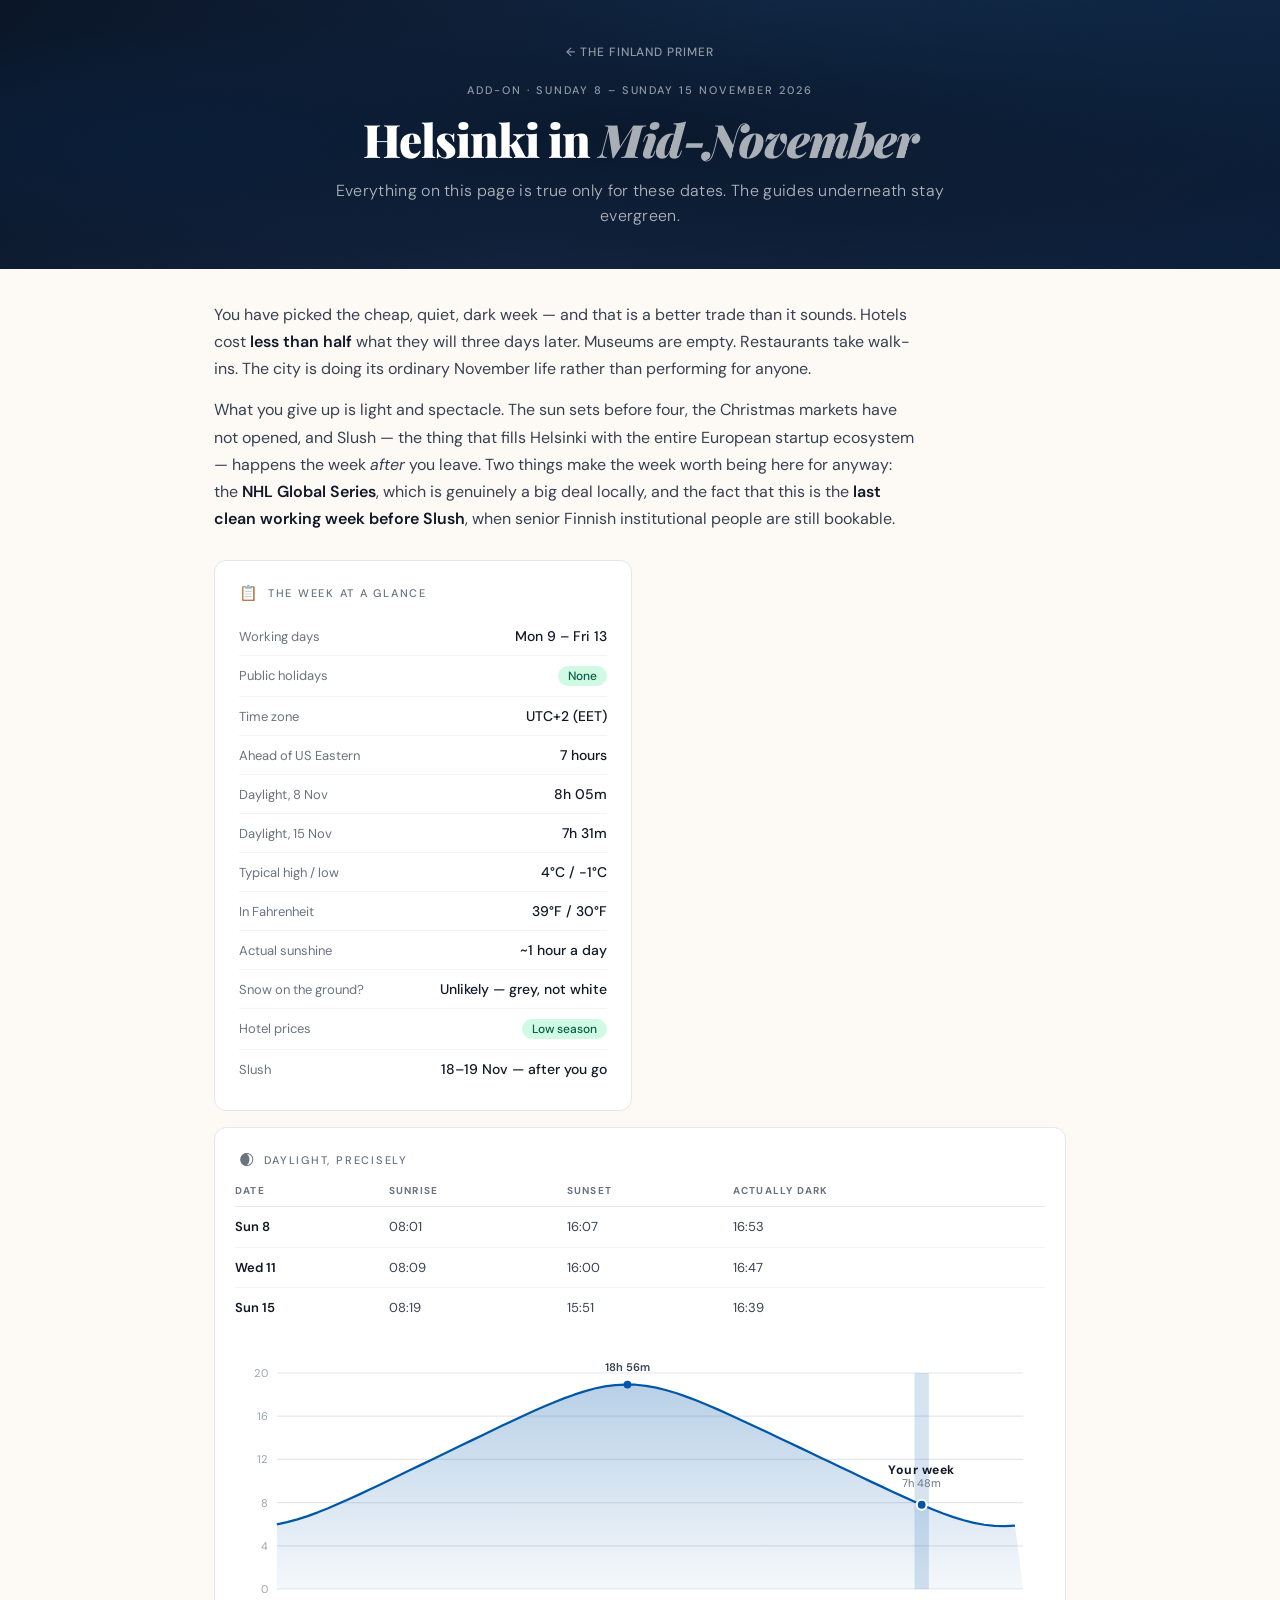
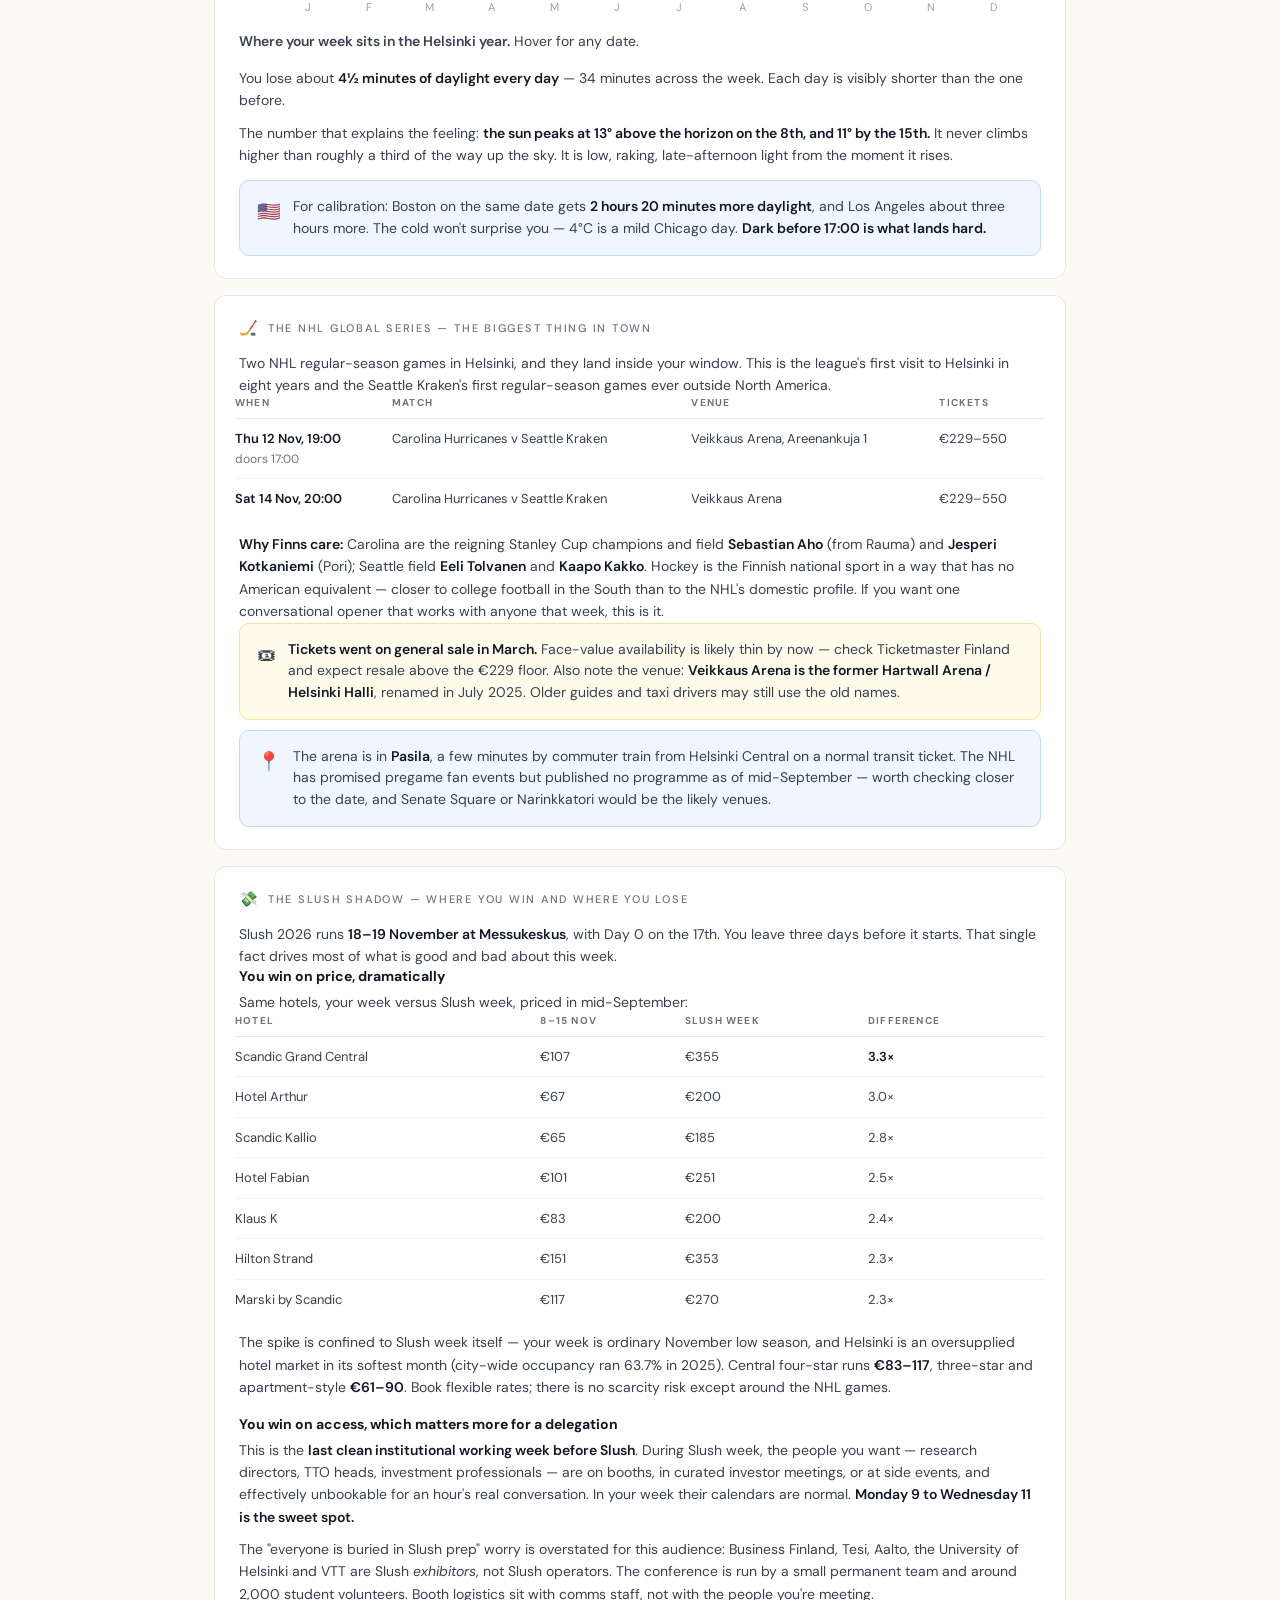
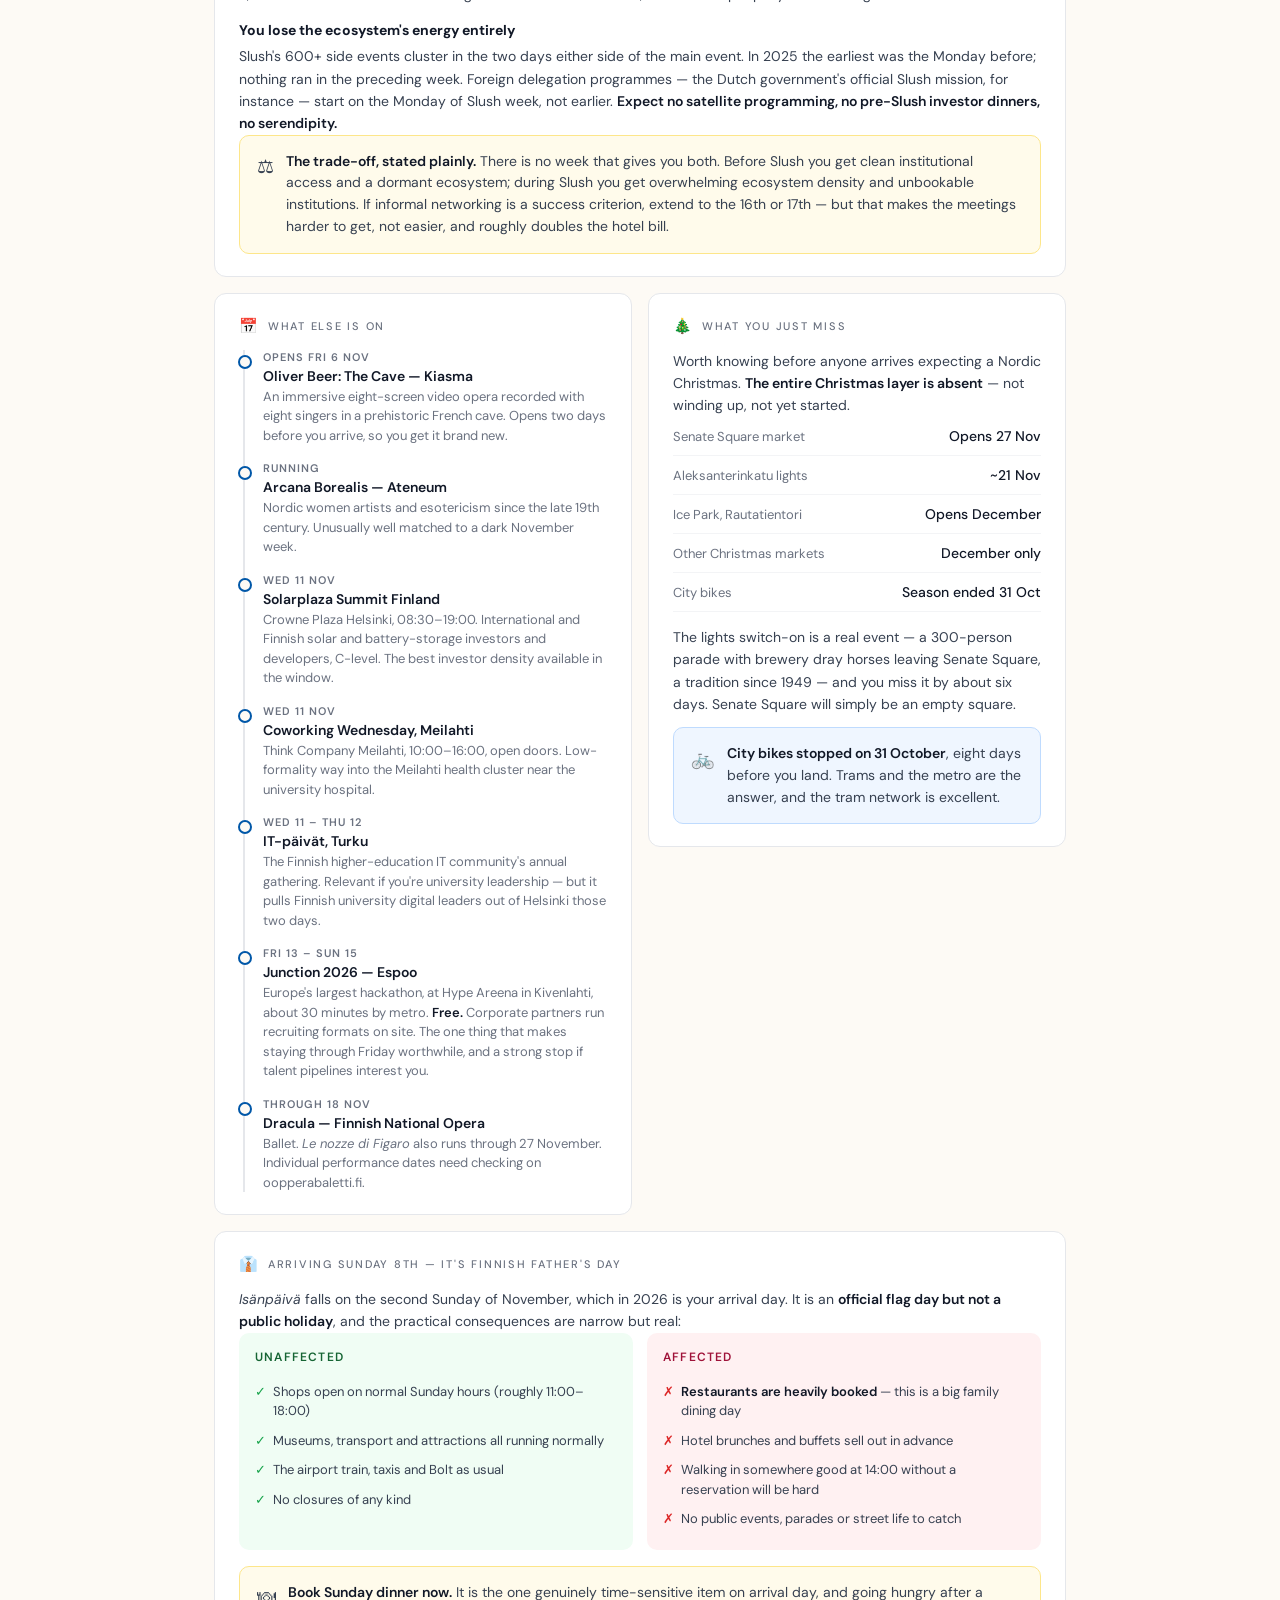
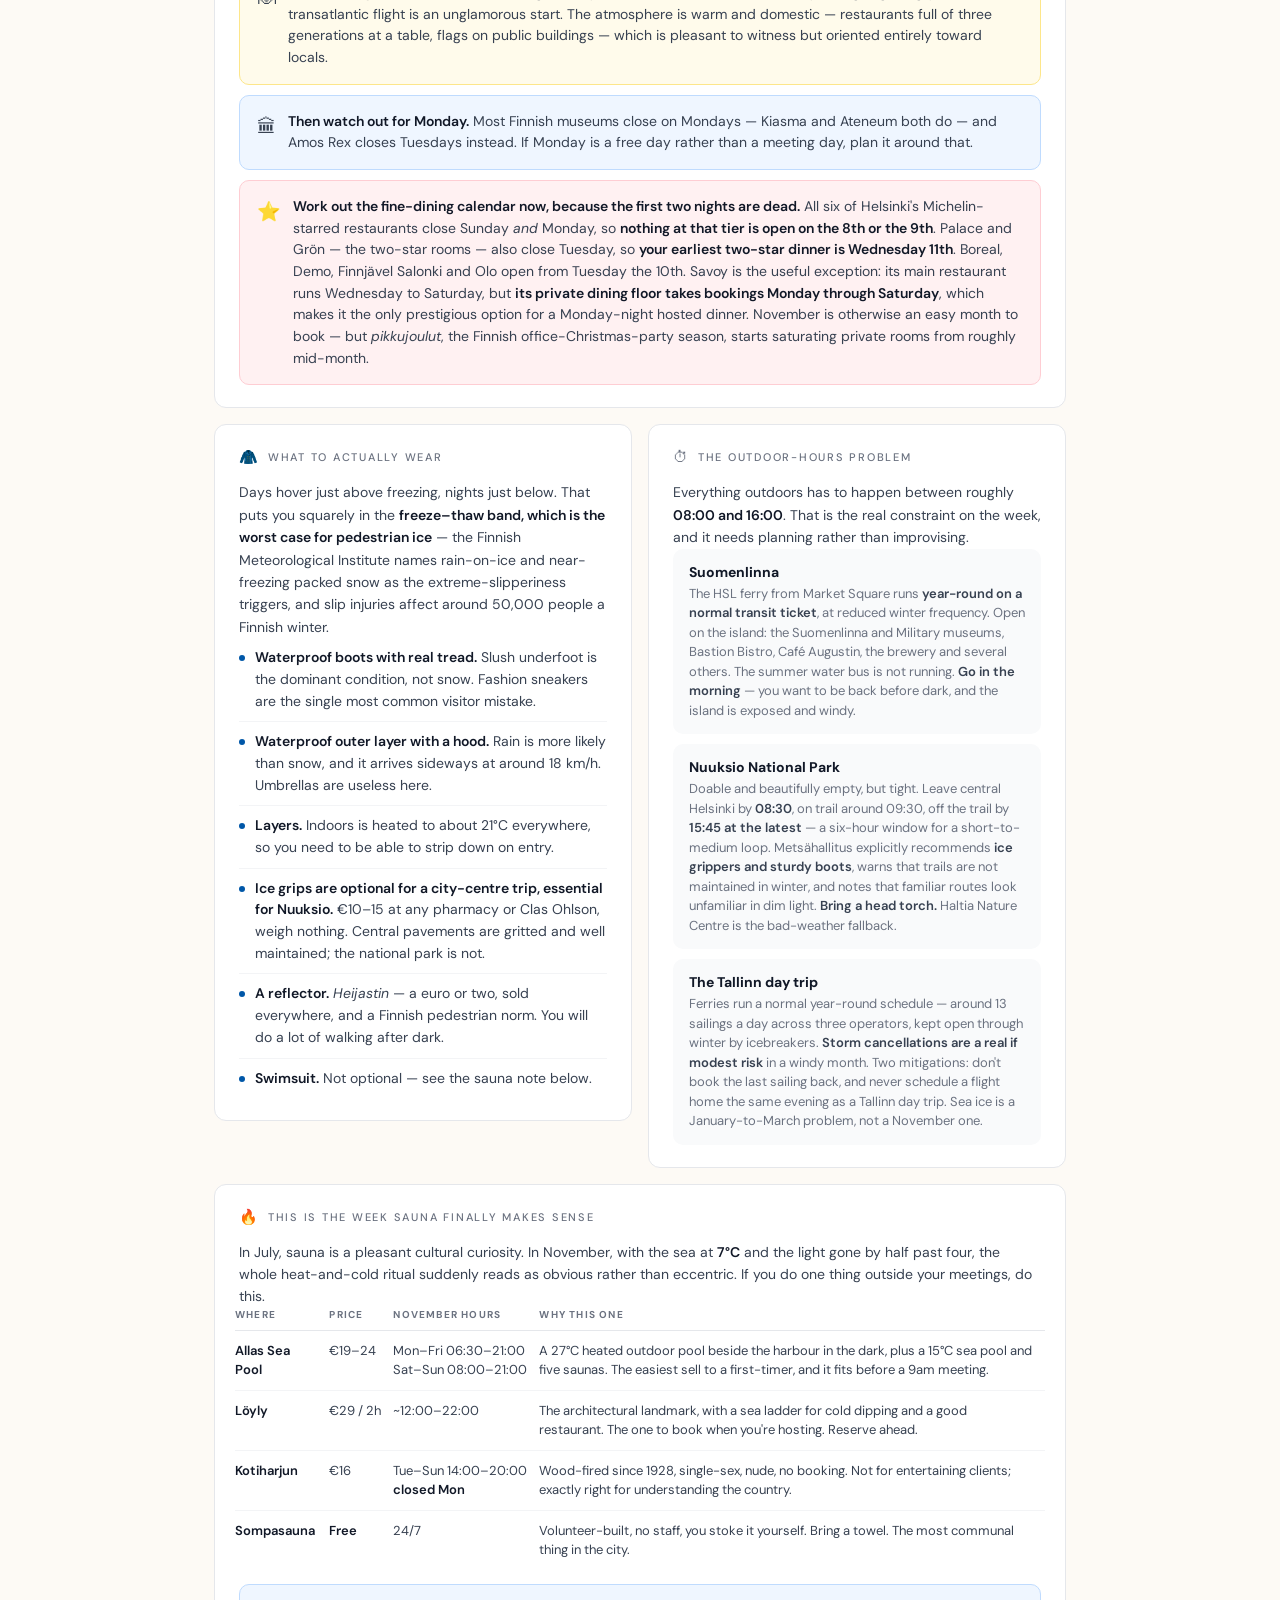
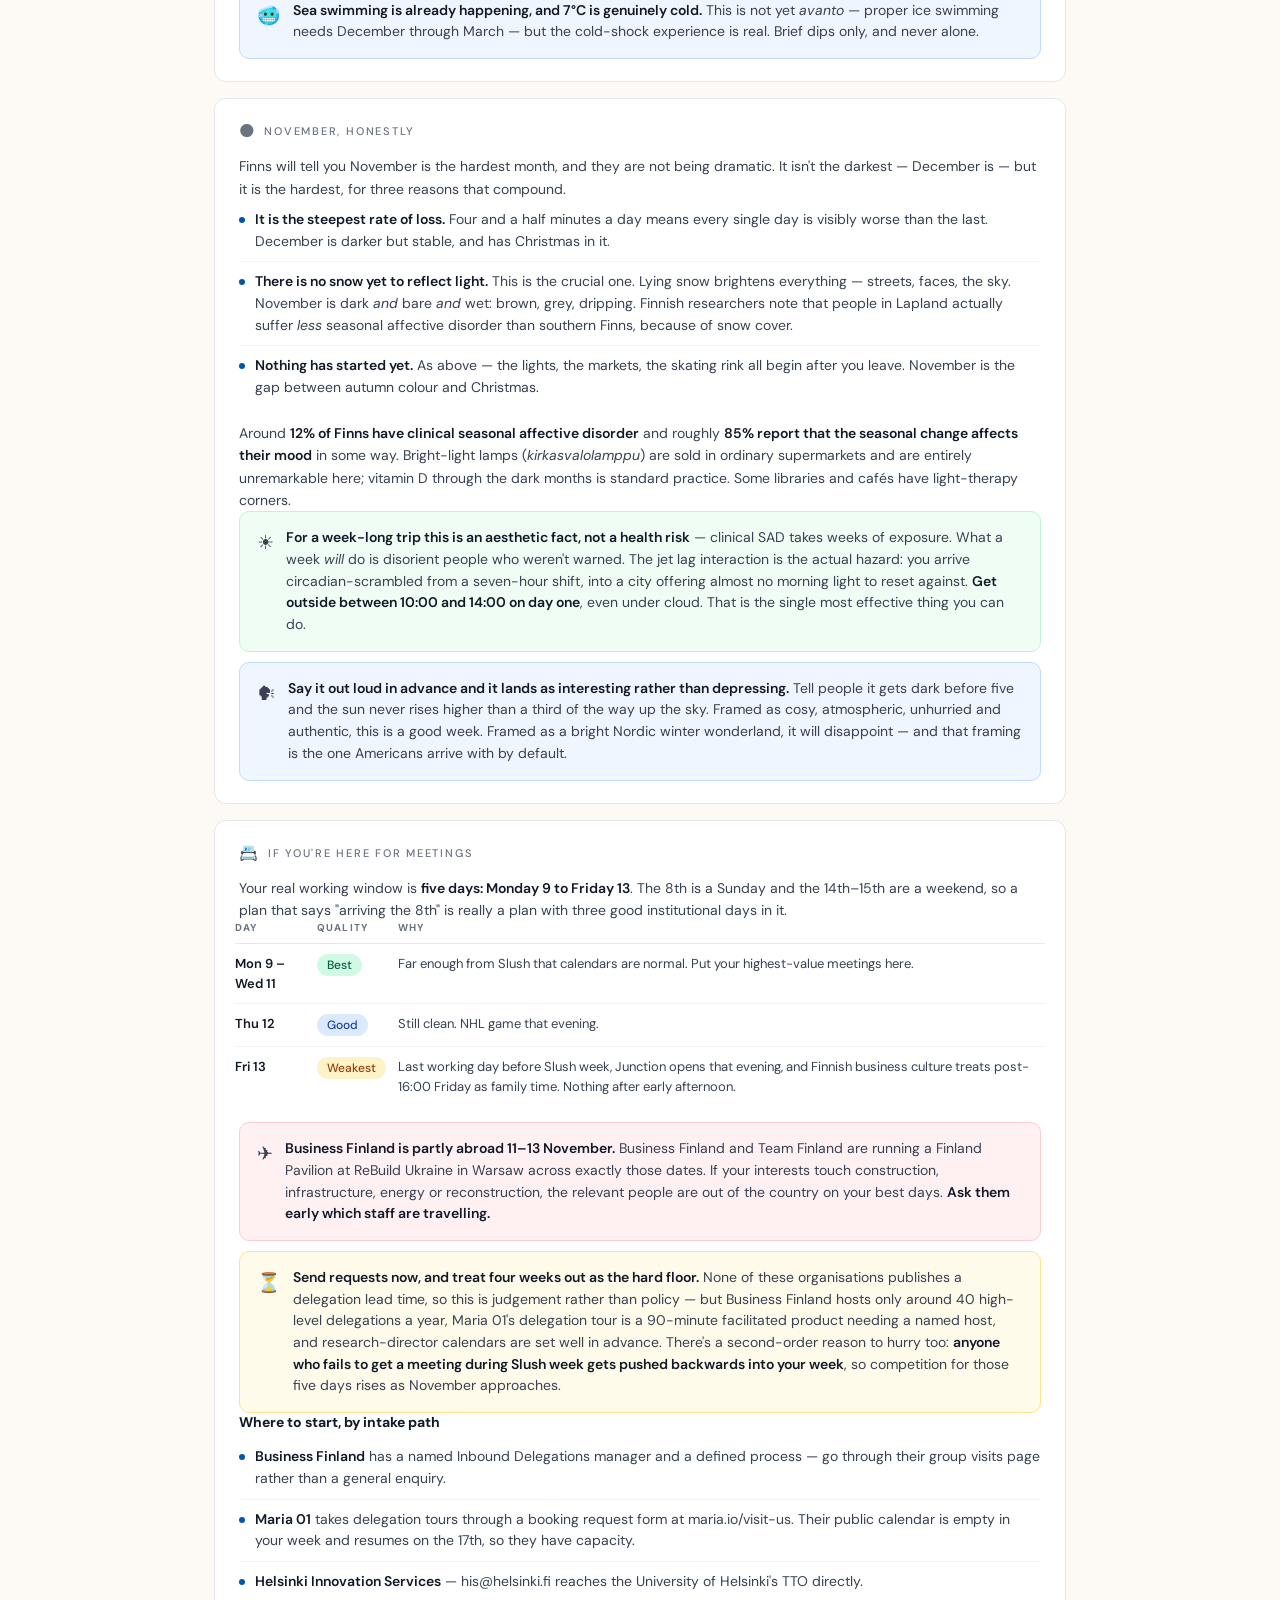
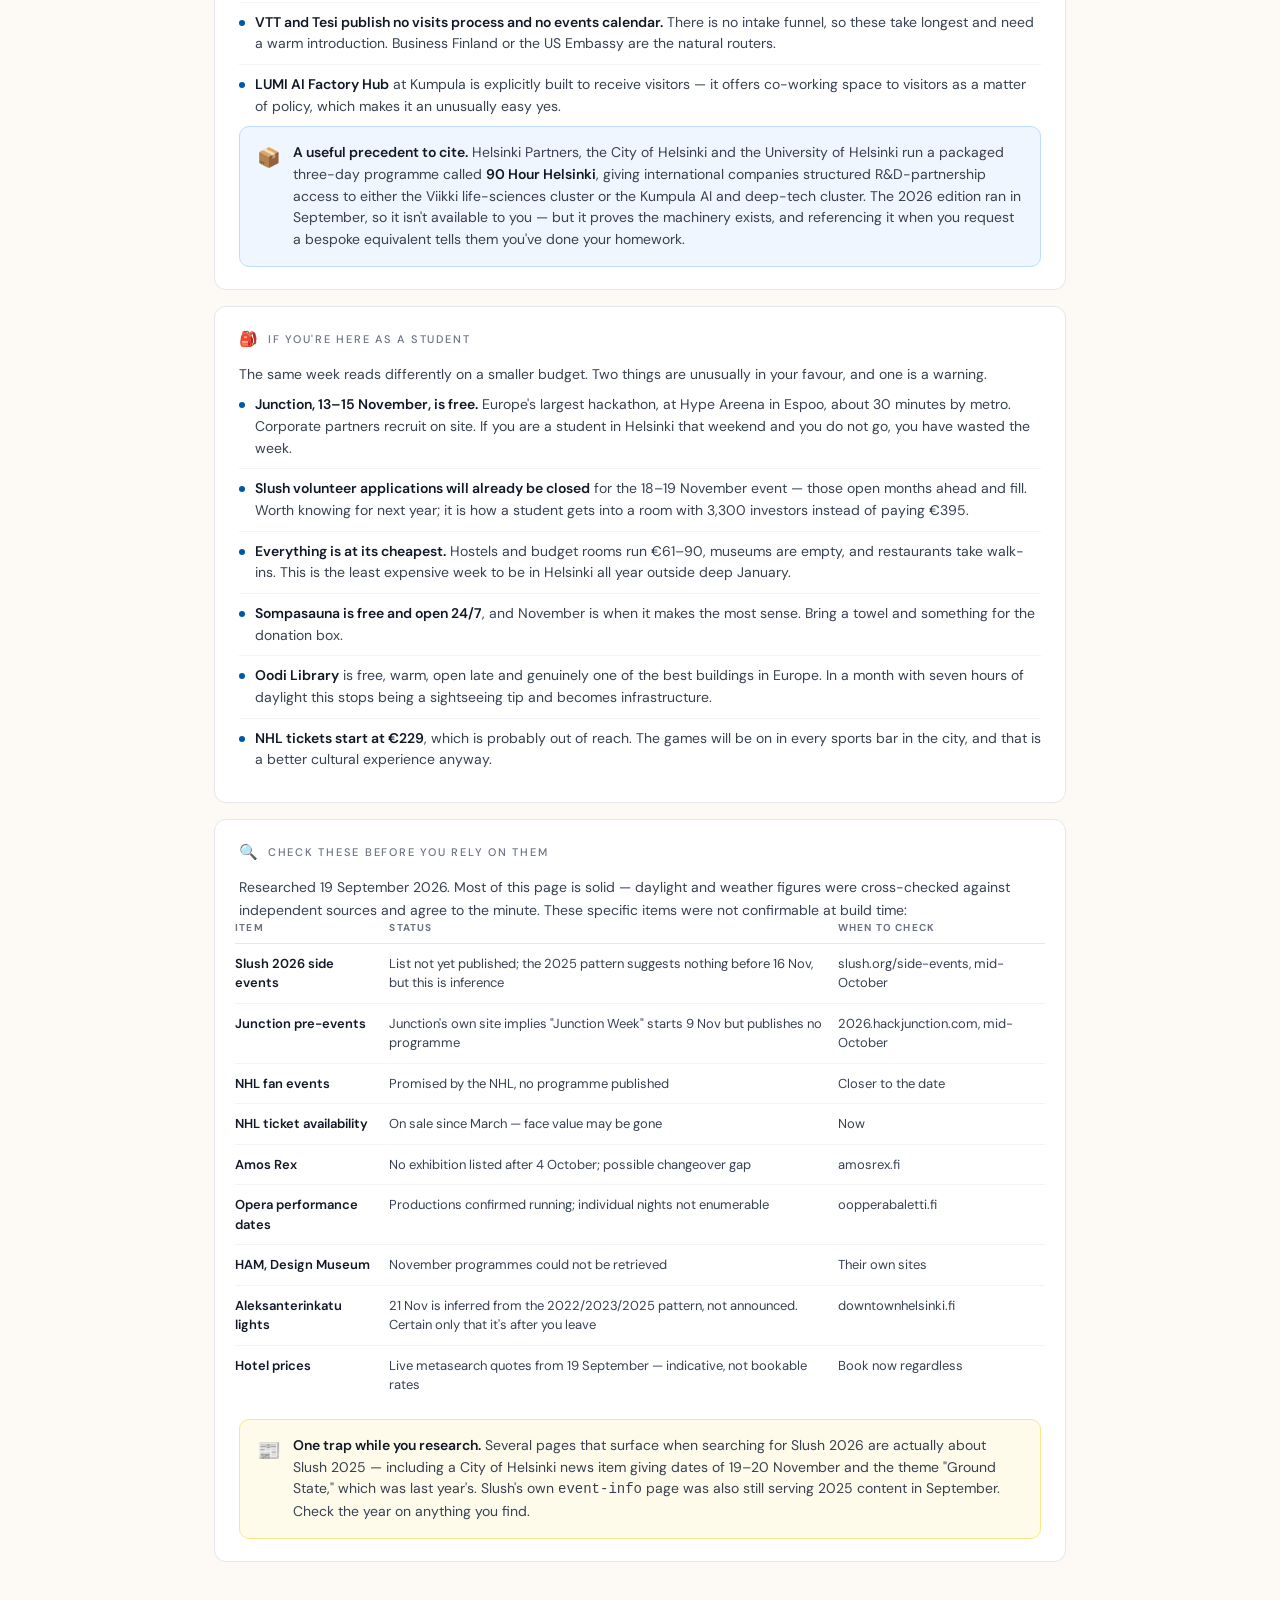
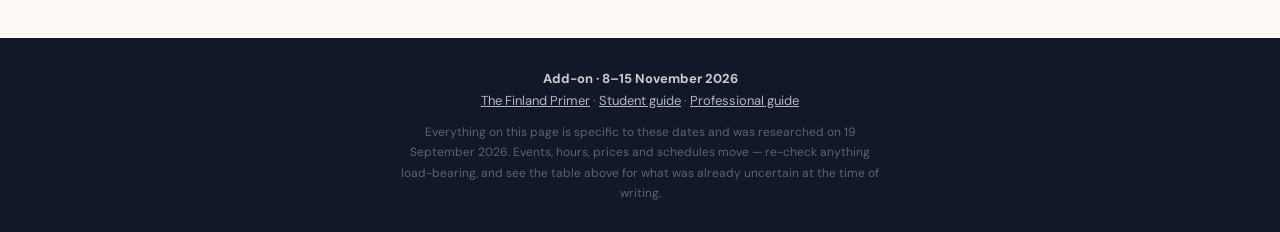
<file: addons/2026-11-08.html>
<!DOCTYPE html>
<html lang="en">
<head>
<meta charset="UTF-8">
<meta name="viewport" content="width=device-width, initial-scale=1.0, viewport-fit=cover">
<!-- ═══════════════════════════════════════════════════════════════
     TIME-WINDOW ADD-ON

     WINDOW:    Sunday 8 – Sunday 15 November 2026
     AUDIENCE:  both tracks
     PURPOSE:   what this specific week in Helsinki is actually like
     BUILT:     19 September 2026
     RE-VERIFY: Slush side-event list and Junction pre-programme land
                mid-October. NHL ticket availability, Amos Rex's November
                programme, and the Aleksanterinkatu lights date are all
                unconfirmed as of build. See the last card.
     ═══════════════════════════════════════════════════════════════ -->
<title>Helsinki in Mid-November</title>
<meta name="description" content="What the week of 8–15 November 2026 is actually like in Helsinki — daylight, weather, the NHL Global Series, and the week before Slush.">
<link rel="preconnect" href="https://fonts.googleapis.com">
<link rel="preconnect" href="https://fonts.gstatic.com" crossorigin>
<link href="https://fonts.googleapis.com/css2?family=DM+Sans:ital,opsz,wght@0,9..40,300;0,9..40,400;0,9..40,500;0,9..40,700;1,9..40,400&family=Playfair+Display:ital,wght@0,700;0,900;1,700&display=swap" rel="stylesheet">
<link rel="stylesheet" href="../style.css">
</head>
<body class="pro">

<header class="hero hero-compact">
  <a class="hero-back" href="../index.html">← The Finland Primer</a>
  <div class="hero-tag">Add-on · Sunday 8 – Sunday 15 November 2026</div>
  <h1>Helsinki in <em>Mid-November</em></h1>
  <p class="hero-sub">Everything on this page is true only for these dates. The guides underneath stay evergreen.</p>
</header>

<section class="prose">
  <p>You have picked the cheap, quiet, dark week — and that is a better trade than it sounds. Hotels cost <strong>less than half</strong> what they will three days later. Museums are empty. Restaurants take walk-ins. The city is doing its ordinary November life rather than performing for anyone.</p>
  <p>What you give up is light and spectacle. The sun sets before four, the Christmas markets have not opened, and Slush — the thing that fills Helsinki with the entire European startup ecosystem — happens the week <em>after</em> you leave. Two things make the week worth being here for anyway: the <strong>NHL Global Series</strong>, which is genuinely a big deal locally, and the fact that this is the <strong>last clean working week before Slush</strong>, when senior Finnish institutional people are still bookable.</p>
</section>

<div class="content-grid" style="padding-top:28px;">

  <!-- ── AT A GLANCE ─────────────────────────────────────── -->
  <div class="card">
    <div class="card-title"><span class="card-title-icon">📋</span>The Week at a Glance</div>
    <div class="fact-row"><span class="fact-label">Working days</span><span class="fact-val">Mon 9 – Fri 13</span></div>
    <div class="fact-row"><span class="fact-label">Public holidays</span><span class="fact-val"><span class="badge badge-green">None</span></span></div>
    <div class="fact-row"><span class="fact-label">Time zone</span><span class="fact-val">UTC+2 (EET)</span></div>
    <div class="fact-row"><span class="fact-label">Ahead of US Eastern</span><span class="fact-val num">7 hours</span></div>
    <div class="fact-row"><span class="fact-label">Daylight, 8 Nov</span><span class="fact-val num">8h 05m</span></div>
    <div class="fact-row"><span class="fact-label">Daylight, 15 Nov</span><span class="fact-val num">7h 31m</span></div>
    <div class="fact-row"><span class="fact-label">Typical high / low</span><span class="fact-val num">4°C / −1°C</span></div>
    <div class="fact-row"><span class="fact-label">In Fahrenheit</span><span class="fact-val num">39°F / 30°F</span></div>
    <div class="fact-row"><span class="fact-label">Actual sunshine</span><span class="fact-val">~1 hour a day</span></div>
    <div class="fact-row"><span class="fact-label">Snow on the ground?</span><span class="fact-val">Unlikely — grey, not white</span></div>
    <div class="fact-row"><span class="fact-label">Hotel prices</span><span class="fact-val"><span class="badge badge-green">Low season</span></span></div>
    <div class="fact-row"><span class="fact-label">Slush</span><span class="fact-val">18–19 Nov — after you go</span></div>
  </div>

  <!-- ── DAYLIGHT ────────────────────────────────────────── -->
  <div class="card span-2">
    <div class="card-title"><span class="card-title-icon">🌒</span>Daylight, Precisely</div>
    <div class="table-wrap">
      <table>
        <thead><tr><th>Date</th><th>Sunrise</th><th>Sunset</th><th>Actually dark</th></tr></thead>
        <tbody>
          <tr><td><strong>Sun 8</strong></td><td class="num">08:01</td><td class="num">16:07</td><td class="num">16:53</td></tr>
          <tr><td><strong>Wed 11</strong></td><td class="num">08:09</td><td class="num">16:00</td><td class="num">16:47</td></tr>
          <tr><td><strong>Sun 15</strong></td><td class="num">08:19</td><td class="num">15:51</td><td class="num">16:39</td></tr>
        </tbody>
      </table>
    </div>
    <div class="chart" data-daylight data-window="312,319" data-window-label="Your week" style="margin-top:16px;">Your week sits near the bottom of Helsinki's daylight curve, at around 8 hours, against 18h56m at midsummer.</div>
    <p class="chart-caption"><strong>Where your week sits in the Helsinki year.</strong> Hover for any date.</p>
    <p style="margin-top:14px;">You lose about <strong>4½ minutes of daylight every day</strong> — 34 minutes across the week. Each day is visibly shorter than the one before.</p>
    <p>The number that explains the feeling: <strong>the sun peaks at 13° above the horizon on the 8th, and 11° by the 15th.</strong> It never climbs higher than roughly a third of the way up the sky. It is low, raking, late-afternoon light from the moment it rises.</p>
    <div class="alert alert-blue" style="margin-top:14px;">
      <span class="alert-icon">🇺🇸</span>
      <div>For calibration: Boston on the same date gets <strong>2 hours 20 minutes more daylight</strong>, and Los Angeles about three hours more. The cold won't surprise you — 4°C is a mild Chicago day. <strong>Dark before 17:00 is what lands hard.</strong></div>
    </div>
  </div>

  <!-- ── NHL ─────────────────────────────────────────────── -->
  <div class="card span-2">
    <div class="card-title"><span class="card-title-icon">🏒</span>The NHL Global Series — The Biggest Thing in Town</div>
    <p>Two NHL regular-season games in Helsinki, and they land inside your window. This is the league's first visit to Helsinki in eight years and the Seattle Kraken's first regular-season games ever outside North America.</p>
    <div class="table-wrap">
      <table>
        <thead><tr><th>When</th><th>Match</th><th>Venue</th><th>Tickets</th></tr></thead>
        <tbody>
          <tr><td class="num"><strong>Thu 12 Nov, 19:00</strong><br><span style="color:var(--soft);font-size:12px;">doors 17:00</span></td><td>Carolina Hurricanes v Seattle Kraken</td><td>Veikkaus Arena, Areenankuja 1</td><td class="num">€229–550</td></tr>
          <tr><td class="num"><strong>Sat 14 Nov, 20:00</strong></td><td>Carolina Hurricanes v Seattle Kraken</td><td>Veikkaus Arena</td><td class="num">€229–550</td></tr>
        </tbody>
      </table>
    </div>
    <p style="margin-top:14px;"><strong>Why Finns care:</strong> Carolina are the reigning Stanley Cup champions and field <strong>Sebastian Aho</strong> (from Rauma) and <strong>Jesperi Kotkaniemi</strong> (Pori); Seattle field <strong>Eeli Tolvanen</strong> and <strong>Kaapo Kakko</strong>. Hockey is the Finnish national sport in a way that has no American equivalent — closer to college football in the South than to the NHL's domestic profile. If you want one conversational opener that works with anyone that week, this is it.</p>
    <div class="alert alert-yellow">
      <span class="alert-icon">🎟</span>
      <div><strong>Tickets went on general sale in March.</strong> Face-value availability is likely thin by now — check Ticketmaster Finland and expect resale above the €229 floor. Also note the venue: <strong>Veikkaus Arena is the former Hartwall Arena / Helsinki Halli</strong>, renamed in July 2025. Older guides and taxi drivers may still use the old names.</div>
    </div>
    <div class="alert alert-blue">
      <span class="alert-icon">📍</span>
      <div>The arena is in <strong>Pasila</strong>, a few minutes by commuter train from Helsinki Central on a normal transit ticket. The NHL has promised pregame fan events but published no programme as of mid-September — worth checking closer to the date, and Senate Square or Narinkkatori would be the likely venues.</div>
    </div>
  </div>

  <!-- ── SLUSH SHADOW ────────────────────────────────────── -->
  <div class="card span-2">
    <div class="card-title"><span class="card-title-icon">💸</span>The Slush Shadow — Where You Win and Where You Lose</div>
    <p>Slush 2026 runs <strong>18–19 November at Messukeskus</strong>, with Day 0 on the 17th. You leave three days before it starts. That single fact drives most of what is good and bad about this week.</p>

    <h4>You win on price, dramatically</h4>
    <p>Same hotels, your week versus Slush week, priced in mid-September:</p>
    <div class="table-wrap">
      <table>
        <thead><tr><th>Hotel</th><th>8–15 Nov</th><th>Slush week</th><th>Difference</th></tr></thead>
        <tbody>
          <tr><td>Scandic Grand Central</td><td class="num">€107</td><td class="num">€355</td><td class="num"><strong>3.3×</strong></td></tr>
          <tr><td>Hotel Arthur</td><td class="num">€67</td><td class="num">€200</td><td class="num">3.0×</td></tr>
          <tr><td>Scandic Kallio</td><td class="num">€65</td><td class="num">€185</td><td class="num">2.8×</td></tr>
          <tr><td>Hotel Fabian</td><td class="num">€101</td><td class="num">€251</td><td class="num">2.5×</td></tr>
          <tr><td>Klaus K</td><td class="num">€83</td><td class="num">€200</td><td class="num">2.4×</td></tr>
          <tr><td>Hilton Strand</td><td class="num">€151</td><td class="num">€353</td><td class="num">2.3×</td></tr>
          <tr><td>Marski by Scandic</td><td class="num">€117</td><td class="num">€270</td><td class="num">2.3×</td></tr>
        </tbody>
      </table>
    </div>
    <p style="margin-top:12px;">The spike is confined to Slush week itself — your week is ordinary November low season, and Helsinki is an oversupplied hotel market in its softest month (city-wide occupancy ran 63.7% in 2025). Central four-star runs <strong>€83–117</strong>, three-star and apartment-style <strong>€61–90</strong>. Book flexible rates; there is no scarcity risk except around the NHL games.</p>

    <h4>You win on access, which matters more for a delegation</h4>
    <p>This is the <strong>last clean institutional working week before Slush</strong>. During Slush week, the people you want — research directors, TTO heads, investment professionals — are on booths, in curated investor meetings, or at side events, and effectively unbookable for an hour's real conversation. In your week their calendars are normal. <strong>Monday 9 to Wednesday 11 is the sweet spot.</strong></p>
    <p>The "everyone is buried in Slush prep" worry is overstated for this audience: Business Finland, Tesi, Aalto, the University of Helsinki and VTT are Slush <em>exhibitors</em>, not Slush operators. The conference is run by a small permanent team and around 2,000 student volunteers. Booth logistics sit with comms staff, not with the people you're meeting.</p>

    <h4>You lose the ecosystem's energy entirely</h4>
    <p>Slush's 600+ side events cluster in the two days either side of the main event. In 2025 the earliest was the Monday before; nothing ran in the preceding week. Foreign delegation programmes — the Dutch government's official Slush mission, for instance — start on the Monday of Slush week, not earlier. <strong>Expect no satellite programming, no pre-Slush investor dinners, no serendipity.</strong></p>
    <div class="alert alert-yellow">
      <span class="alert-icon">⚖️</span>
      <div><strong>The trade-off, stated plainly.</strong> There is no week that gives you both. Before Slush you get clean institutional access and a dormant ecosystem; during Slush you get overwhelming ecosystem density and unbookable institutions. If informal networking is a success criterion, extend to the 16th or 17th — but that makes the meetings harder to get, not easier, and roughly doubles the hotel bill.</div>
    </div>
  </div>

  <!-- ── WHAT ELSE IS ON ─────────────────────────────────── -->
  <div class="card">
    <div class="card-title"><span class="card-title-icon">📅</span>What Else Is On</div>
    <div class="seq">
      <div class="seq-item">
        <div class="seq-when">Opens Fri 6 Nov</div>
        <div class="seq-what">Oliver Beer: The Cave — Kiasma</div>
        <div class="seq-desc">An immersive eight-screen video opera recorded with eight singers in a prehistoric French cave. Opens two days before you arrive, so you get it brand new.</div>
      </div>
      <div class="seq-item">
        <div class="seq-when">Running</div>
        <div class="seq-what">Arcana Borealis — Ateneum</div>
        <div class="seq-desc">Nordic women artists and esotericism since the late 19th century. Unusually well matched to a dark November week.</div>
      </div>
      <div class="seq-item">
        <div class="seq-when">Wed 11 Nov</div>
        <div class="seq-what">Solarplaza Summit Finland</div>
        <div class="seq-desc">Crowne Plaza Helsinki, 08:30–19:00. International and Finnish solar and battery-storage investors and developers, C-level. The best investor density available in the window.</div>
      </div>
      <div class="seq-item">
        <div class="seq-when">Wed 11 Nov</div>
        <div class="seq-what">Coworking Wednesday, Meilahti</div>
        <div class="seq-desc">Think Company Meilahti, 10:00–16:00, open doors. Low-formality way into the Meilahti health cluster near the university hospital.</div>
      </div>
      <div class="seq-item">
        <div class="seq-when">Wed 11 – Thu 12</div>
        <div class="seq-what">IT-päivät, Turku</div>
        <div class="seq-desc">The Finnish higher-education IT community's annual gathering. Relevant if you're university leadership — but it pulls Finnish university digital leaders out of Helsinki those two days.</div>
      </div>
      <div class="seq-item">
        <div class="seq-when">Fri 13 – Sun 15</div>
        <div class="seq-what">Junction 2026 — Espoo</div>
        <div class="seq-desc">Europe's largest hackathon, at Hype Areena in Kivenlahti, about 30 minutes by metro. <strong>Free.</strong> Corporate partners run recruiting formats on site. The one thing that makes staying through Friday worthwhile, and a strong stop if talent pipelines interest you.</div>
      </div>
      <div class="seq-item">
        <div class="seq-when">Through 18 Nov</div>
        <div class="seq-what">Dracula — Finnish National Opera</div>
        <div class="seq-desc">Ballet. <em>Le nozze di Figaro</em> also runs through 27 November. Individual performance dates need checking on oopperabaletti.fi.</div>
      </div>
    </div>
  </div>

  <!-- ── WHAT YOU MISS ───────────────────────────────────── -->
  <div class="card">
    <div class="card-title"><span class="card-title-icon">🎄</span>What You Just Miss</div>
    <p>Worth knowing before anyone arrives expecting a Nordic Christmas. <strong>The entire Christmas layer is absent</strong> — not winding up, not yet started.</p>
    <div class="fact-row"><span class="fact-label">Senate Square market</span><span class="fact-val">Opens 27 Nov</span></div>
    <div class="fact-row"><span class="fact-label">Aleksanterinkatu lights</span><span class="fact-val">~21 Nov</span></div>
    <div class="fact-row"><span class="fact-label">Ice Park, Rautatientori</span><span class="fact-val">Opens December</span></div>
    <div class="fact-row"><span class="fact-label">Other Christmas markets</span><span class="fact-val">December only</span></div>
    <div class="fact-row"><span class="fact-label">City bikes</span><span class="fact-val">Season ended 31 Oct</span></div>
    <p style="margin-top:14px;">The lights switch-on is a real event — a 300-person parade with brewery dray horses leaving Senate Square, a tradition since 1949 — and you miss it by about six days. Senate Square will simply be an empty square.</p>
    <div class="alert alert-blue" style="margin-top:12px;">
      <span class="alert-icon">🚲</span>
      <div><strong>City bikes stopped on 31 October</strong>, eight days before you land. Trams and the metro are the answer, and the tram network is excellent.</div>
    </div>
  </div>

  <!-- ── ARRIVAL SUNDAY ──────────────────────────────────── -->
  <div class="card span-2">
    <div class="card-title"><span class="card-title-icon">👔</span>Arriving Sunday 8th — It's Finnish Father's Day</div>
    <p><em>Isänpäivä</em> falls on the second Sunday of November, which in 2026 is your arrival day. It is an <strong>official flag day but not a public holiday</strong>, and the practical consequences are narrow but real:</p>
    <div class="dos-donts">
      <div class="do-col">
        <h4>Unaffected</h4>
        <ul>
          <li>Shops open on normal Sunday hours (roughly 11:00–18:00)</li>
          <li>Museums, transport and attractions all running normally</li>
          <li>The airport train, taxis and Bolt as usual</li>
          <li>No closures of any kind</li>
        </ul>
      </div>
      <div class="dont-col">
        <h4>Affected</h4>
        <ul>
          <li><strong>Restaurants are heavily booked</strong> — this is a big family dining day</li>
          <li>Hotel brunches and buffets sell out in advance</li>
          <li>Walking in somewhere good at 14:00 without a reservation will be hard</li>
          <li>No public events, parades or street life to catch</li>
        </ul>
      </div>
    </div>
    <div class="alert alert-yellow" style="margin-top:16px;">
      <span class="alert-icon">🍽</span>
      <div><strong>Book Sunday dinner now.</strong> It is the one genuinely time-sensitive item on arrival day, and going hungry after a transatlantic flight is an unglamorous start. The atmosphere is warm and domestic — restaurants full of three generations at a table, flags on public buildings — which is pleasant to witness but oriented entirely toward locals.</div>
    </div>
    <div class="alert alert-blue">
      <span class="alert-icon">🏛</span>
      <div><strong>Then watch out for Monday.</strong> Most Finnish museums close on Mondays — Kiasma and Ateneum both do — and Amos Rex closes Tuesdays instead. If Monday is a free day rather than a meeting day, plan it around that.</div>
    </div>
    <div class="alert alert-red">
      <span class="alert-icon">⭐</span>
      <div><strong>Work out the fine-dining calendar now, because the first two nights are dead.</strong> All six of Helsinki's Michelin-starred restaurants close Sunday <em>and</em> Monday, so <strong>nothing at that tier is open on the 8th or the 9th</strong>. Palace and Grön — the two-star rooms — also close Tuesday, so <strong>your earliest two-star dinner is Wednesday 11th</strong>. Boreal, Demo, Finnjävel Salonki and Olo open from Tuesday the 10th. Savoy is the useful exception: its main restaurant runs Wednesday to Saturday, but <strong>its private dining floor takes bookings Monday through Saturday</strong>, which makes it the only prestigious option for a Monday-night hosted dinner. November is otherwise an easy month to book — but <em>pikkujoulut</em>, the Finnish office-Christmas-party season, starts saturating private rooms from roughly mid-month.</div>
    </div>
  </div>

  <!-- ── WHAT TO WEAR ────────────────────────────────────── -->
  <div class="card">
    <div class="card-title"><span class="card-title-icon">🧥</span>What to Actually Wear</div>
    <p>Days hover just above freezing, nights just below. That puts you squarely in the <strong>freeze–thaw band, which is the worst case for pedestrian ice</strong> — the Finnish Meteorological Institute names rain-on-ice and near-freezing packed snow as the extreme-slipperiness triggers, and slip injuries affect around 50,000 people a Finnish winter.</p>
    <ul class="item-list">
      <li><span class="dot"></span><span><strong>Waterproof boots with real tread.</strong> Slush underfoot is the dominant condition, not snow. Fashion sneakers are the single most common visitor mistake.</span></li>
      <li><span class="dot"></span><span><strong>Waterproof outer layer with a hood.</strong> Rain is more likely than snow, and it arrives sideways at around 18 km/h. Umbrellas are useless here.</span></li>
      <li><span class="dot"></span><span><strong>Layers.</strong> Indoors is heated to about 21°C everywhere, so you need to be able to strip down on entry.</span></li>
      <li><span class="dot"></span><span><strong>Ice grips are optional for a city-centre trip, essential for Nuuksio.</strong> €10–15 at any pharmacy or Clas Ohlson, weigh nothing. Central pavements are gritted and well maintained; the national park is not.</span></li>
      <li><span class="dot"></span><span><strong>A reflector.</strong> <em>Heijastin</em> — a euro or two, sold everywhere, and a Finnish pedestrian norm. You will do a lot of walking after dark.</span></li>
      <li><span class="dot"></span><span><strong>Swimsuit.</strong> Not optional — see the sauna note below.</span></li>
    </ul>
  </div>

  <!-- ── OUTDOOR MATHS ───────────────────────────────────── -->
  <div class="card">
    <div class="card-title"><span class="card-title-icon">⏱</span>The Outdoor-Hours Problem</div>
    <p>Everything outdoors has to happen between roughly <strong>08:00 and 16:00</strong>. That is the real constraint on the week, and it needs planning rather than improvising.</p>
    <div class="entry">
      <div class="entry-name">Suomenlinna</div>
      <div class="entry-desc">The HSL ferry from Market Square runs <strong>year-round on a normal transit ticket</strong>, at reduced winter frequency. Open on the island: the Suomenlinna and Military museums, Bastion Bistro, Café Augustin, the brewery and several others. The summer water bus is not running. <strong>Go in the morning</strong> — you want to be back before dark, and the island is exposed and windy.</div>
    </div>
    <div class="entry">
      <div class="entry-name">Nuuksio National Park</div>
      <div class="entry-desc">Doable and beautifully empty, but tight. Leave central Helsinki by <strong>08:30</strong>, on trail around 09:30, off the trail by <strong>15:45 at the latest</strong> — a six-hour window for a short-to-medium loop. Metsähallitus explicitly recommends <strong>ice grippers and sturdy boots</strong>, warns that trails are not maintained in winter, and notes that familiar routes look unfamiliar in dim light. <strong>Bring a head torch.</strong> Haltia Nature Centre is the bad-weather fallback.</div>
    </div>
    <div class="entry">
      <div class="entry-name">The Tallinn day trip</div>
      <div class="entry-desc">Ferries run a normal year-round schedule — around 13 sailings a day across three operators, kept open through winter by icebreakers. <strong>Storm cancellations are a real if modest risk</strong> in a windy month. Two mitigations: don't book the last sailing back, and never schedule a flight home the same evening as a Tallinn day trip. Sea ice is a January-to-March problem, not a November one.</div>
    </div>
  </div>

  <!-- ── SAUNA ───────────────────────────────────────────── -->
  <div class="card span-2">
    <div class="card-title"><span class="card-title-icon">🔥</span>This Is the Week Sauna Finally Makes Sense</div>
    <p>In July, sauna is a pleasant cultural curiosity. In November, with the sea at <strong>7°C</strong> and the light gone by half past four, the whole heat-and-cold ritual suddenly reads as obvious rather than eccentric. If you do one thing outside your meetings, do this.</p>
    <div class="table-wrap">
      <table>
        <thead><tr><th>Where</th><th>Price</th><th>November hours</th><th>Why this one</th></tr></thead>
        <tbody>
          <tr><td><strong>Allas Sea Pool</strong></td><td class="num">€19–24</td><td class="num">Mon–Fri 06:30–21:00<br>Sat–Sun 08:00–21:00</td><td>A 27°C heated outdoor pool beside the harbour in the dark, plus a 15°C sea pool and five saunas. The easiest sell to a first-timer, and it fits before a 9am meeting.</td></tr>
          <tr><td><strong>Löyly</strong></td><td class="num">€29 / 2h</td><td class="num">~12:00–22:00</td><td>The architectural landmark, with a sea ladder for cold dipping and a good restaurant. The one to book when you're hosting. Reserve ahead.</td></tr>
          <tr><td><strong>Kotiharjun</strong></td><td class="num">€16</td><td class="num">Tue–Sun 14:00–20:00<br><strong>closed Mon</strong></td><td>Wood-fired since 1928, single-sex, nude, no booking. Not for entertaining clients; exactly right for understanding the country.</td></tr>
          <tr><td><strong>Sompasauna</strong></td><td class="num"><strong>Free</strong></td><td class="num">24/7</td><td>Volunteer-built, no staff, you stoke it yourself. Bring a towel. The most communal thing in the city.</td></tr>
        </tbody>
      </table>
    </div>
    <div class="alert alert-blue" style="margin-top:14px;">
      <span class="alert-icon">🥶</span>
      <div><strong>Sea swimming is already happening, and 7°C is genuinely cold.</strong> This is not yet <em>avanto</em> — proper ice swimming needs December through March — but the cold-shock experience is real. Brief dips only, and never alone.</div>
    </div>
  </div>

  <!-- ── DARKNESS ────────────────────────────────────────── -->
  <div class="card span-2">
    <div class="card-title"><span class="card-title-icon">🌑</span>November, Honestly</div>
    <p>Finns will tell you November is the hardest month, and they are not being dramatic. It isn't the darkest — December is — but it is the hardest, for three reasons that compound.</p>
    <ul class="item-list">
      <li><span class="dot"></span><span><strong>It is the steepest rate of loss.</strong> Four and a half minutes a day means every single day is visibly worse than the last. December is darker but stable, and has Christmas in it.</span></li>
      <li><span class="dot"></span><span><strong>There is no snow yet to reflect light.</strong> This is the crucial one. Lying snow brightens everything — streets, faces, the sky. November is dark <em>and</em> bare <em>and</em> wet: brown, grey, dripping. Finnish researchers note that people in Lapland actually suffer <em>less</em> seasonal affective disorder than southern Finns, because of snow cover.</span></li>
      <li><span class="dot"></span><span><strong>Nothing has started yet.</strong> As above — the lights, the markets, the skating rink all begin after you leave. November is the gap between autumn colour and Christmas.</span></li>
    </ul>
    <p style="margin-top:14px;">Around <strong>12% of Finns have clinical seasonal affective disorder</strong> and roughly <strong>85% report that the seasonal change affects their mood</strong> in some way. Bright-light lamps (<em>kirkasvalolamppu</em>) are sold in ordinary supermarkets and are entirely unremarkable here; vitamin D through the dark months is standard practice. Some libraries and cafés have light-therapy corners.</p>
    <div class="alert alert-green">
      <span class="alert-icon">☀️</span>
      <div><strong>For a week-long trip this is an aesthetic fact, not a health risk</strong> — clinical SAD takes weeks of exposure. What a week <em>will</em> do is disorient people who weren't warned. The jet lag interaction is the actual hazard: you arrive circadian-scrambled from a seven-hour shift, into a city offering almost no morning light to reset against. <strong>Get outside between 10:00 and 14:00 on day one</strong>, even under cloud. That is the single most effective thing you can do.</div>
    </div>
    <div class="alert alert-blue">
      <span class="alert-icon">🗣</span>
      <div><strong>Say it out loud in advance and it lands as interesting rather than depressing.</strong> Tell people it gets dark before five and the sun never rises higher than a third of the way up the sky. Framed as cosy, atmospheric, unhurried and authentic, this is a good week. Framed as a bright Nordic winter wonderland, it will disappoint — and that framing is the one Americans arrive with by default.</div>
    </div>
  </div>

  <!-- ── PROFESSIONAL BOOKING ────────────────────────────── -->
  <div class="card span-2">
    <div class="card-title"><span class="card-title-icon">📇</span>If You're Here for Meetings</div>
    <p>Your real working window is <strong>five days: Monday 9 to Friday 13</strong>. The 8th is a Sunday and the 14th–15th are a weekend, so a plan that says "arriving the 8th" is really a plan with three good institutional days in it.</p>
    <div class="table-wrap">
      <table>
        <thead><tr><th>Day</th><th>Quality</th><th>Why</th></tr></thead>
        <tbody>
          <tr><td><strong>Mon 9 – Wed 11</strong></td><td><span class="badge badge-green">Best</span></td><td>Far enough from Slush that calendars are normal. Put your highest-value meetings here.</td></tr>
          <tr><td><strong>Thu 12</strong></td><td><span class="badge badge-blue">Good</span></td><td>Still clean. NHL game that evening.</td></tr>
          <tr><td><strong>Fri 13</strong></td><td><span class="badge badge-yellow">Weakest</span></td><td>Last working day before Slush week, Junction opens that evening, and Finnish business culture treats post-16:00 Friday as family time. Nothing after early afternoon.</td></tr>
        </tbody>
      </table>
    </div>
    <div class="alert alert-red" style="margin-top:16px;">
      <span class="alert-icon">✈️</span>
      <div><strong>Business Finland is partly abroad 11–13 November.</strong> Business Finland and Team Finland are running a Finland Pavilion at ReBuild Ukraine in Warsaw across exactly those dates. If your interests touch construction, infrastructure, energy or reconstruction, the relevant people are out of the country on your best days. <strong>Ask them early which staff are travelling.</strong></div>
    </div>
    <div class="alert alert-yellow">
      <span class="alert-icon">⏳</span>
      <div><strong>Send requests now, and treat four weeks out as the hard floor.</strong> None of these organisations publishes a delegation lead time, so this is judgement rather than policy — but Business Finland hosts only around 40 high-level delegations a year, Maria 01's delegation tour is a 90-minute facilitated product needing a named host, and research-director calendars are set well in advance. There's a second-order reason to hurry too: <strong>anyone who fails to get a meeting during Slush week gets pushed backwards into your week</strong>, so competition for those five days rises as November approaches.</div>
    </div>
    <h4>Where to start, by intake path</h4>
    <ul class="item-list">
      <li><span class="dot"></span><span><strong>Business Finland</strong> has a named Inbound Delegations manager and a defined process — go through their group visits page rather than a general enquiry.</span></li>
      <li><span class="dot"></span><span><strong>Maria 01</strong> takes delegation tours through a booking request form at maria.io/visit-us. Their public calendar is empty in your week and resumes on the 17th, so they have capacity.</span></li>
      <li><span class="dot"></span><span><strong>Helsinki Innovation Services</strong> — his@helsinki.fi reaches the University of Helsinki's TTO directly.</span></li>
      <li><span class="dot"></span><span><strong>VTT and Tesi publish no visits process and no events calendar.</strong> There is no intake funnel, so these take longest and need a warm introduction. Business Finland or the US Embassy are the natural routers.</span></li>
      <li><span class="dot"></span><span><strong>LUMI AI Factory Hub</strong> at Kumpula is explicitly built to receive visitors — it offers co-working space to visitors as a matter of policy, which makes it an unusually easy yes.</span></li>
    </ul>
    <div class="alert alert-blue">
      <span class="alert-icon">📦</span>
      <div><strong>A useful precedent to cite.</strong> Helsinki Partners, the City of Helsinki and the University of Helsinki run a packaged three-day programme called <strong>90 Hour Helsinki</strong>, giving international companies structured R&amp;D-partnership access to either the Viikki life-sciences cluster or the Kumpula AI and deep-tech cluster. The 2026 edition ran in September, so it isn't available to you — but it proves the machinery exists, and referencing it when you request a bespoke equivalent tells them you've done your homework.</div>
    </div>
  </div>

  <!-- ── STUDENTS ────────────────────────────────────────── -->
  <div class="card span-2">
    <div class="card-title"><span class="card-title-icon">🎒</span>If You're Here as a Student</div>
    <p>The same week reads differently on a smaller budget. Two things are unusually in your favour, and one is a warning.</p>
    <ul class="item-list">
      <li><span class="dot"></span><span><strong>Junction, 13–15 November, is free.</strong> Europe's largest hackathon, at Hype Areena in Espoo, about 30 minutes by metro. Corporate partners recruit on site. If you are a student in Helsinki that weekend and you do not go, you have wasted the week.</span></li>
      <li><span class="dot"></span><span><strong>Slush volunteer applications will already be closed</strong> for the 18–19 November event — those open months ahead and fill. Worth knowing for next year; it is how a student gets into a room with 3,300 investors instead of paying €395.</span></li>
      <li><span class="dot"></span><span><strong>Everything is at its cheapest.</strong> Hostels and budget rooms run €61–90, museums are empty, and restaurants take walk-ins. This is the least expensive week to be in Helsinki all year outside deep January.</span></li>
      <li><span class="dot"></span><span><strong>Sompasauna is free and open 24/7</strong>, and November is when it makes the most sense. Bring a towel and something for the donation box.</span></li>
      <li><span class="dot"></span><span><strong>Oodi Library</strong> is free, warm, open late and genuinely one of the best buildings in Europe. In a month with seven hours of daylight this stops being a sightseeing tip and becomes infrastructure.</span></li>
      <li><span class="dot"></span><span><strong>NHL tickets start at €229</strong>, which is probably out of reach. The games will be on in every sports bar in the city, and that is a better cultural experience anyway.</span></li>
    </ul>
  </div>

  <!-- ── VERIFY ──────────────────────────────────────────── -->
  <div class="card span-2">
    <div class="card-title"><span class="card-title-icon">🔍</span>Check These Before You Rely On Them</div>
    <p>Researched 19 September 2026. Most of this page is solid — daylight and weather figures were cross-checked against independent sources and agree to the minute. These specific items were not confirmable at build time:</p>
    <div class="table-wrap">
      <table>
        <thead><tr><th>Item</th><th>Status</th><th>When to check</th></tr></thead>
        <tbody>
          <tr><td><strong>Slush 2026 side events</strong></td><td>List not yet published; the 2025 pattern suggests nothing before 16 Nov, but this is inference</td><td>slush.org/side-events, mid-October</td></tr>
          <tr><td><strong>Junction pre-events</strong></td><td>Junction's own site implies "Junction Week" starts 9 Nov but publishes no programme</td><td>2026.hackjunction.com, mid-October</td></tr>
          <tr><td><strong>NHL fan events</strong></td><td>Promised by the NHL, no programme published</td><td>Closer to the date</td></tr>
          <tr><td><strong>NHL ticket availability</strong></td><td>On sale since March — face value may be gone</td><td>Now</td></tr>
          <tr><td><strong>Amos Rex</strong></td><td>No exhibition listed after 4 October; possible changeover gap</td><td>amosrex.fi</td></tr>
          <tr><td><strong>Opera performance dates</strong></td><td>Productions confirmed running; individual nights not enumerable</td><td>oopperabaletti.fi</td></tr>
          <tr><td><strong>HAM, Design Museum</strong></td><td>November programmes could not be retrieved</td><td>Their own sites</td></tr>
          <tr><td><strong>Aleksanterinkatu lights</strong></td><td>21 Nov is inferred from the 2022/2023/2025 pattern, not announced. Certain only that it's after you leave</td><td>downtownhelsinki.fi</td></tr>
          <tr><td><strong>Hotel prices</strong></td><td>Live metasearch quotes from 19 September — indicative, not bookable rates</td><td>Book now regardless</td></tr>
        </tbody>
      </table>
    </div>
    <div class="alert alert-yellow" style="margin-top:14px;">
      <span class="alert-icon">📰</span>
      <div><strong>One trap while you research.</strong> Several pages that surface when searching for Slush 2026 are actually about Slush 2025 — including a City of Helsinki news item giving dates of 19–20 November and the theme "Ground State," which was last year's. Slush's own <code>event-info</code> page was also still serving 2025 content in September. Check the year on anything you find.</div>
    </div>
  </div>

</div>

<footer class="primer-footer">
  <strong>Add-on · 8–15 November 2026</strong><br>
  <a href="../index.html">The Finland Primer</a> · <a href="../students.html">Student guide</a> · <a href="../professionals.html">Professional guide</a>
  <div class="footer-note">Everything on this page is specific to these dates and was researched on 19 September 2026. Events, hours, prices and schedules move — re-check anything load-bearing, and see the table above for what was already uncertain at the time of writing.</div>
</footer>

<script src="../charts.js"></script>

</body>
</html>
</file>
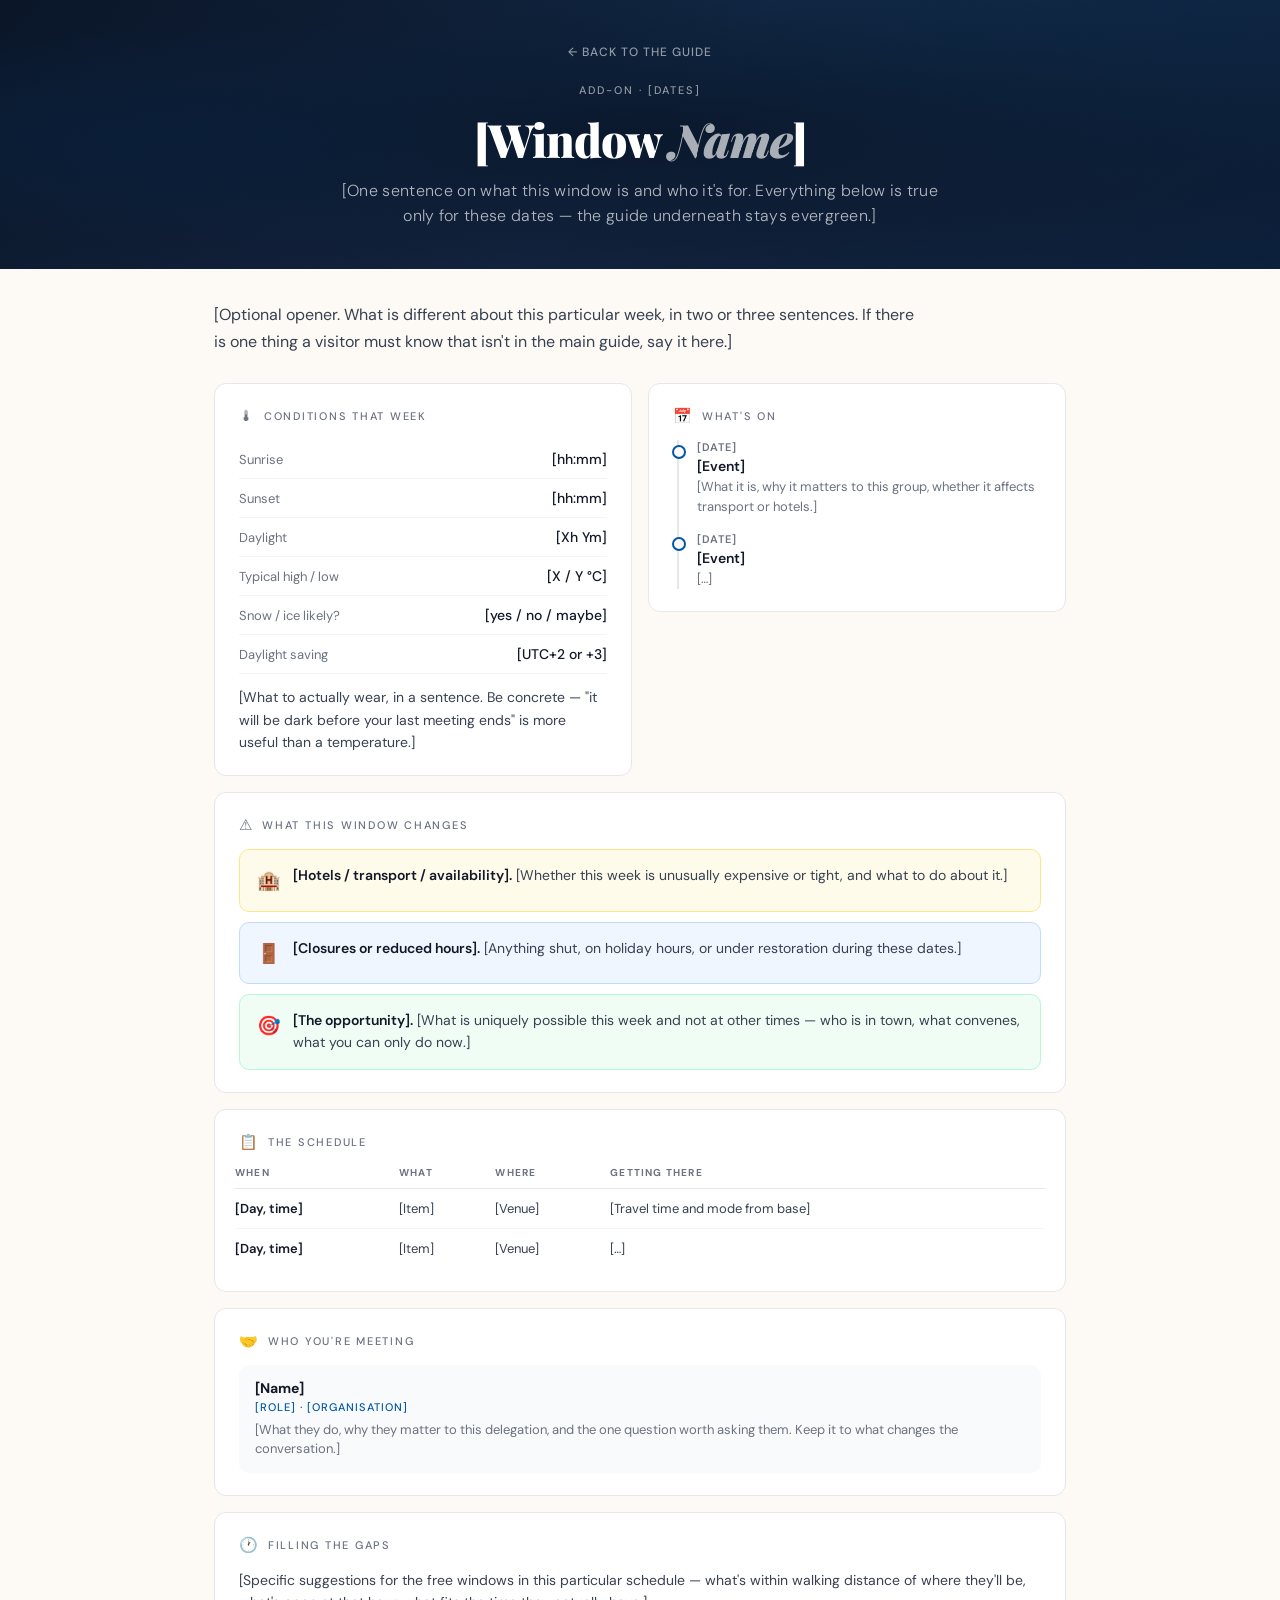
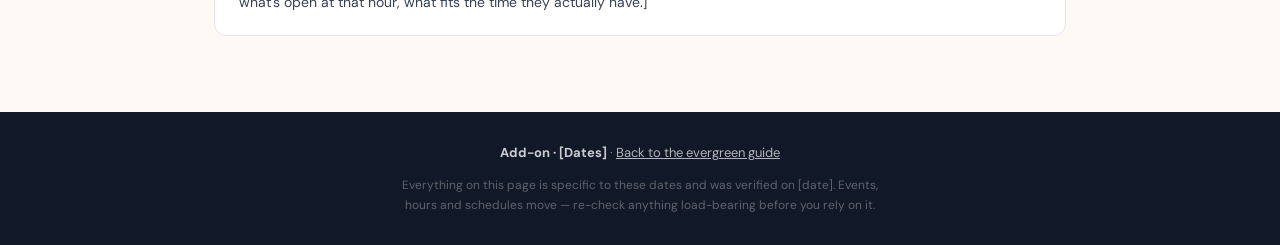
<file: addons/_template.html>
<!DOCTYPE html>
<html lang="en">
<head>
<meta charset="UTF-8">
<meta name="viewport" content="width=device-width, initial-scale=1.0, viewport-fit=cover">
<!-- ═══════════════════════════════════════════════════════════════
     TIME-WINDOW ADD-ON — TEMPLATE

     Copy to a dated filename (e.g. 2026-11-11.html) and fill in.
     Everything here is window-specific; anything that will still be
     true in three years belongs in the evergreen guide instead.

     WINDOW:    [dates]
     AUDIENCE:  [students / professionals / both]
     PURPOSE:   [one line]
     BUILT:     [date] — re-verify every item before the window opens
     ═══════════════════════════════════════════════════════════════ -->
<title>[Window] Add-On</title>
<meta name="description" content="Window-specific supplement to the Finland guide for [dates].">
<link rel="preconnect" href="https://fonts.googleapis.com">
<link rel="preconnect" href="https://fonts.gstatic.com" crossorigin>
<link href="https://fonts.googleapis.com/css2?family=DM+Sans:ital,opsz,wght@0,9..40,300;0,9..40,400;0,9..40,500;0,9..40,700;1,9..40,400&family=Playfair+Display:ital,wght@0,700;0,900;1,700&display=swap" rel="stylesheet">
<link rel="stylesheet" href="../style.css">
</head>
<!-- Set class to "stu" or "pro" to match the guide this layers onto -->
<body class="pro">

<header class="hero hero-compact">
  <a class="hero-back" href="../professionals.html">← Back to the guide</a>
  <div class="hero-tag">Add-on · [Dates]</div>
  <h1>[Window <em>Name</em>]</h1>
  <p class="hero-sub">[One sentence on what this window is and who it's for. Everything below is true only for these dates — the guide underneath stays evergreen.]</p>
</header>

<section class="prose">
  <p>[Optional opener. What is different about this particular week, in two or three sentences. If there is one thing a visitor must know that isn't in the main guide, say it here.]</p>
</section>

<div class="content-grid" style="padding-top:28px;">

  <!-- ── CONDITIONS ─────────────────────────────────────────── -->
  <div class="card">
    <div class="card-title"><span class="card-title-icon">🌡</span>Conditions That Week</div>
    <div class="fact-row"><span class="fact-label">Sunrise</span><span class="fact-val num">[hh:mm]</span></div>
    <div class="fact-row"><span class="fact-label">Sunset</span><span class="fact-val num">[hh:mm]</span></div>
    <div class="fact-row"><span class="fact-label">Daylight</span><span class="fact-val num">[Xh Ym]</span></div>
    <div class="fact-row"><span class="fact-label">Typical high / low</span><span class="fact-val num">[X / Y °C]</span></div>
    <div class="fact-row"><span class="fact-label">Snow / ice likely?</span><span class="fact-val">[yes / no / maybe]</span></div>
    <div class="fact-row"><span class="fact-label">Daylight saving</span><span class="fact-val">[UTC+2 or +3]</span></div>
    <p style="margin-top:12px;">[What to actually wear, in a sentence. Be concrete — "it will be dark before your last meeting ends" is more useful than a temperature.]</p>
  </div>

  <!-- ── WHAT'S ON ──────────────────────────────────────────── -->
  <div class="card">
    <div class="card-title"><span class="card-title-icon">📅</span>What's On</div>
    <div class="seq">
      <div class="seq-item">
        <div class="seq-when">[Date]</div>
        <div class="seq-what">[Event]</div>
        <div class="seq-desc">[What it is, why it matters to this group, whether it affects transport or hotels.]</div>
      </div>
      <div class="seq-item">
        <div class="seq-when">[Date]</div>
        <div class="seq-what">[Event]</div>
        <div class="seq-desc">[…]</div>
      </div>
    </div>
  </div>

  <!-- ── KNOCK-ON EFFECTS ───────────────────────────────────── -->
  <div class="card span-2">
    <div class="card-title"><span class="card-title-icon">⚠️</span>What This Window Changes</div>
    <div class="alert alert-yellow">
      <span class="alert-icon">🏨</span>
      <div><strong>[Hotels / transport / availability].</strong> [Whether this week is unusually expensive or tight, and what to do about it.]</div>
    </div>
    <div class="alert alert-blue">
      <span class="alert-icon">🚪</span>
      <div><strong>[Closures or reduced hours].</strong> [Anything shut, on holiday hours, or under restoration during these dates.]</div>
    </div>
    <div class="alert alert-green">
      <span class="alert-icon">🎯</span>
      <div><strong>[The opportunity].</strong> [What is uniquely possible this week and not at other times — who is in town, what convenes, what you can only do now.]</div>
    </div>
  </div>

  <!-- ── AGENDA (delete if not a specific group) ────────────── -->
  <div class="card span-2">
    <div class="card-title"><span class="card-title-icon">📋</span>The Schedule</div>
    <div class="table-wrap">
      <table>
        <thead><tr><th>When</th><th>What</th><th>Where</th><th>Getting there</th></tr></thead>
        <tbody>
          <tr><td class="num"><strong>[Day, time]</strong></td><td>[Item]</td><td>[Venue]</td><td>[Travel time and mode from base]</td></tr>
          <tr><td class="num"><strong>[Day, time]</strong></td><td>[Item]</td><td>[Venue]</td><td>[…]</td></tr>
        </tbody>
      </table>
    </div>
  </div>

  <!-- ── PEOPLE (delete if not a specific group) ────────────── -->
  <div class="card span-2">
    <div class="card-title"><span class="card-title-icon">🤝</span>Who You're Meeting</div>
    <div class="entry">
      <div class="entry-name">[Name]</div>
      <div class="entry-meta">[Role] · [Organisation]</div>
      <div class="entry-desc">[What they do, why they matter to this delegation, and the one question worth asking them. Keep it to what changes the conversation.]</div>
    </div>
  </div>

  <!-- ── GAPS ───────────────────────────────────────────────── -->
  <div class="card span-2">
    <div class="card-title"><span class="card-title-icon">🕐</span>Filling the Gaps</div>
    <p>[Specific suggestions for the free windows in this particular schedule — what's within walking distance of where they'll be, what's open at that hour, what fits the time they actually have.]</p>
  </div>

</div>

<footer class="primer-footer">
  <strong>Add-on · [Dates]</strong> · <a href="../professionals.html">Back to the evergreen guide</a><br>
  <div class="footer-note">Everything on this page is specific to these dates and was verified on [date]. Events, hours and schedules move — re-check anything load-bearing before you rely on it.</div>
</footer>

</body>
</html>
</file>
<file: style.css>
/* ============================================================
   Finland for North Carolina — shared stylesheet
   Inherits the visual system of the GIE 2026 Primer
   (Playfair Display + DM Sans, cream ground, navy hero, card grid)
   ============================================================ */

:root {
  /* Country accents */
  --fi:        #003580;
  --fi-light:  #e8eef8;
  --fi-accent: #0057A8;
  --ee:        #0072CE;
  --ee-light:  #e6f2fc;
  --ee-accent: #1A3A5C;

  /* Track accents — spruce for students, Finland blue for professionals */
  --stu:        #1C6B54;
  --stu-light:  #E9F3EF;
  --stu-deep:   #12483A;
  --pro:        #003580;
  --pro-light:  #E8EEF8;
  --pro-deep:   #001F4D;

  /* Neutrals — warmed slightly toward the cream ground */
  --dark:    #111827;
  --mid:     #374151;
  --soft:    #6B7280;
  --faint:   #9CA3AF;
  --cream:   #FDFAF5;
  --card-bg: #FFFFFF;
  --border:  #E5E7EB;
  --hairline:#F3F4F6;
  --wash:    #F9FAFB;

  /* Semantic */
  --good:      #166534;
  --good-bg:   #F0FDF4;
  --good-br:   #BBF7D0;
  --warn:      #92400E;
  --warn-bg:   #FFFBEB;
  --warn-br:   #FDE68A;
  --stop:      #9F1239;
  --stop-bg:   #FFF1F2;
  --info-bg:   #EFF6FF;
  --info-br:   #BFDBFE;

  --accent: var(--fi-accent);
}

* { margin: 0; padding: 0; box-sizing: border-box; }

html { scroll-behavior: smooth; }
@media (prefers-reduced-motion: reduce) {
  html { scroll-behavior: auto; }
  *, *::before, *::after { animation-duration: 0.001ms !important; transition-duration: 0.001ms !important; }
}

body {
  font-family: 'DM Sans', system-ui, -apple-system, 'Segoe UI', sans-serif;
  background: var(--cream);
  color: var(--dark);
  min-height: 100vh;
  -webkit-font-smoothing: antialiased;
}

a { color: inherit; }
:focus-visible { outline: 2px solid var(--fi-accent); outline-offset: 2px; border-radius: 4px; }

/* ── HERO ───────────────────────────────────────────── */
.hero {
  background: linear-gradient(135deg, #0A1628 0%, #1a2f52 50%, #0d2444 100%);
  color: white;
  text-align: center;
  padding: 64px 24px 56px;
  position: relative;
  overflow: hidden;
}
.hero::before {
  content: '';
  position: absolute;
  inset: 0;
  background: radial-gradient(ellipse at 30% 50%, rgba(0,85,168,0.30) 0%, transparent 60%),
              radial-gradient(ellipse at 70% 20%, rgba(0,106,167,0.20) 0%, transparent 50%);
}
.hero > * { position: relative; z-index: 2; }

/* ── HERO PHOTOGRAPHY ───────────────────────────────── */
/* Photos sit at the outer edges and dissolve into the navy toward the
   centre, so the gradient still carries the text. Set the image with
   an inline --img on each panel. */
.hero-photo {
  position: absolute;
  top: 0;
  bottom: 0;
  width: 42%;
  z-index: 1;
  background-image: var(--img);
  background-size: cover;
  background-position: center;
  opacity: 0.58;
  pointer-events: none;
}
.hero-photo-l {
  left: 0;
  -webkit-mask-image: linear-gradient(to right, rgba(0,0,0,0.95) 0%, rgba(0,0,0,0.6) 45%, transparent 100%);
          mask-image: linear-gradient(to right, rgba(0,0,0,0.95) 0%, rgba(0,0,0,0.6) 45%, transparent 100%);
}
.hero-photo-r {
  right: 0;
  -webkit-mask-image: linear-gradient(to left, rgba(0,0,0,0.95) 0%, rgba(0,0,0,0.6) 45%, transparent 100%);
          mask-image: linear-gradient(to left, rgba(0,0,0,0.95) 0%, rgba(0,0,0,0.6) 45%, transparent 100%);
}
/* A navy wash over the photos keeps the whole band one colour and
   guarantees the headline's contrast whatever the image underneath. */
.hero::after {
  content: '';
  position: absolute;
  inset: 0;
  z-index: 1;
  background: radial-gradient(ellipse at 50% 50%, rgba(10,22,40,0.94) 0%, rgba(10,22,40,0.66) 48%, rgba(10,22,40,0.30) 100%);
  pointer-events: none;
}
/* Phone: one photo, full width, further back — two panels at 400px is soup. */
@media (max-width: 720px) {
  .hero-photo { width: 100%; opacity: 0.34; -webkit-mask-image: none; mask-image: none; }
  .hero-photo-r { display: none; }
  .hero::after {
    background: linear-gradient(180deg, rgba(10,22,40,0.86) 0%, rgba(10,22,40,0.72) 50%, rgba(10,22,40,0.88) 100%);
  }
}
/* Browsers without mask support get clean panels rather than hard edges. */
@supports not ((-webkit-mask-image: linear-gradient(#000, transparent)) or (mask-image: linear-gradient(#000, transparent))) {
  .hero-photo { width: 34%; opacity: 0.3; }
}
.hero-tag {
  display: inline-block;
  font-size: 11px;
  font-weight: 500;
  letter-spacing: 0.18em;
  text-transform: uppercase;
  color: rgba(255,255,255,0.55);
  margin-bottom: 18px;
}
.hero h1 {
  font-family: 'Playfair Display', Georgia, serif;
  font-size: clamp(34px, 7vw, 66px);
  font-weight: 900;
  line-height: 1.05;
  letter-spacing: -1px;
  text-wrap: balance;
}
.hero h1 em { font-style: italic; color: rgba(255,255,255,0.65); }
.hero-sub {
  margin-top: 16px;
  font-size: 16px;
  font-weight: 300;
  color: rgba(255,255,255,0.68);
  letter-spacing: 0.02em;
  max-width: 620px;
  margin-left: auto;
  margin-right: auto;
  line-height: 1.55;
}
.trip-dates {
  display: inline-flex;
  gap: 10px;
  margin-top: 28px;
  flex-wrap: wrap;
  justify-content: center;
}
.date-pill {
  background: rgba(255,255,255,0.10);
  border: 1px solid rgba(255,255,255,0.20);
  border-radius: 40px;
  padding: 8px 18px;
  font-size: 13px;
  color: rgba(255,255,255,0.82);
  backdrop-filter: blur(4px);
}
.date-pill strong { color: white; font-weight: 500; }

.hero-compact { padding: 44px 24px 40px; }
.hero-compact h1 { font-size: clamp(28px, 5.5vw, 46px); }

/* Back link in guide heroes */
.hero-back {
  display: flex;
  width: fit-content;
  margin-inline: auto;
  align-items: center;
  gap: 7px;
  font-size: 12px;
  font-weight: 500;
  letter-spacing: 0.08em;
  text-transform: uppercase;
  color: rgba(255,255,255,0.55);
  text-decoration: none;
  margin-bottom: 18px;
  transition: color 0.2s ease;
}
.hero-back:hover { color: white; }

/* ── SECTION NAV (sticky tabs) ──────────────────────── */
.city-nav {
  display: flex;
  background: var(--dark);
  position: sticky;
  top: env(safe-area-inset-top, 0px);
  z-index: 100;
  box-shadow: 0 2px 16px rgba(0,0,0,0.25);
  overflow-x: auto;
  scrollbar-width: none;
}
.city-nav::-webkit-scrollbar { display: none; }
.city-btn {
  flex: 1 0 auto;
  min-width: 96px;
  padding: 14px 10px;
  font-family: inherit;
  font-size: 12px;
  font-weight: 500;
  letter-spacing: 0.08em;
  text-transform: uppercase;
  color: rgba(255,255,255,0.45);
  background: transparent;
  border: none;
  cursor: pointer;
  transition: color 0.25s ease, border-color 0.25s ease;
  border-bottom: 3px solid transparent;
  display: flex;
  flex-direction: column;
  align-items: center;
  gap: 4px;
}
.city-btn .flag { font-size: 19px; line-height: 1; }
.city-btn:hover { color: rgba(255,255,255,0.78); }
.city-btn.active { color: white; }
.stu .city-btn.active { border-bottom-color: #2E9B7C; }
.pro .city-btn.active { border-bottom-color: #0057A8; }

/* ── PANELS ─────────────────────────────────────────── */
.city-panel { display: none; }
.city-panel.active { display: block; }

/* ── SECTION HERO ───────────────────────────────────── */
.city-hero { padding: 36px 24px 22px; }
.city-hero-inner {
  max-width: 900px;
  margin: 0 auto;
  border-radius: 16px;
  padding: 30px 34px;
  color: white;
  position: relative;
  overflow: hidden;
}
.city-hero-inner::after {
  content: attr(data-city-char);
  position: absolute;
  right: -8px;
  top: -24px;
  font-family: 'Playfair Display', Georgia, serif;
  font-size: 150px;
  font-weight: 900;
  color: rgba(255,255,255,0.07);
  line-height: 1;
  pointer-events: none;
}
.bg-fi  { background: linear-gradient(135deg, #003580, #0057A8); }
.bg-ee  { background: linear-gradient(135deg, #1A3A5C, #0072CE); }
.bg-stu { background: linear-gradient(135deg, #12483A, #1C6B54); }
.bg-pro { background: linear-gradient(135deg, #001F4D, #0057A8); }
.bg-slate { background: linear-gradient(135deg, #1F2937, #374151); }

.city-name {
  font-family: 'Playfair Display', Georgia, serif;
  font-size: clamp(26px, 5vw, 42px);
  font-weight: 900;
  margin-bottom: 4px;
  text-wrap: balance;
}
.city-tagline {
  font-size: 15px;
  font-weight: 300;
  color: rgba(255,255,255,0.72);
  margin-bottom: 20px;
  letter-spacing: 0.02em;
  line-height: 1.5;
  max-width: 60ch;
}
.city-stats { display: flex; gap: 28px; flex-wrap: wrap; }
.stat { flex: 0 1 auto; min-width: 0; }
.stat-val {
  font-family: 'Playfair Display', Georgia, serif;
  font-size: 22px;
  font-weight: 700;
  font-variant-numeric: tabular-nums;
}
.stat-label {
  font-size: 11px;
  color: rgba(255,255,255,0.58);
  text-transform: uppercase;
  letter-spacing: 0.10em;
}

/* ── JUMP NAV ───────────────────────────────────────── */
.jump-nav { max-width: 900px; margin: 0 auto; padding: 0 24px 4px; }
.jump-nav-inner {
  display: flex;
  flex-wrap: wrap;
  gap: 6px;
  padding: 12px 16px;
  background: white;
  border: 1px solid var(--border);
  border-radius: 10px;
}
.jn-label {
  font-size: 10px;
  font-weight: 700;
  letter-spacing: 0.12em;
  text-transform: uppercase;
  color: var(--soft);
  width: 100%;
  margin-bottom: 2px;
}
.jn-btn {
  display: inline-flex;
  align-items: center;
  gap: 5px;
  padding: 5px 11px;
  border-radius: 20px;
  font-size: 12px;
  font-weight: 500;
  border: 1px solid var(--border);
  background: var(--wash);
  color: var(--mid);
  text-decoration: none;
  transition: background 0.15s ease, color 0.15s ease, border-color 0.15s ease;
  white-space: nowrap;
}
.jn-btn:hover { background: var(--dark); color: white; border-color: var(--dark); }
.stu .jn-btn:hover { background: var(--stu); border-color: var(--stu); }
.pro .jn-btn:hover { background: var(--fi-accent); border-color: var(--fi-accent); }

/* ── TIME-WINDOW ADD-ON SLOT ────────────────────────── */
/* Empty by default. Drop a .addon-banner in to surface a dated overlay
   (a delegation week, a conference, a semester) without touching the
   evergreen guide underneath. See addons/README.md. */
.addon-slot:empty { display: none; }
.addon-slot { max-width: 900px; margin: 0 auto; padding: 20px 24px 0; }
.addon-banner {
  display: flex;
  align-items: center;
  gap: 16px;
  flex-wrap: wrap;
  border-radius: 12px;
  padding: 16px 20px;
  background: linear-gradient(135deg, #12483A, #1C6B54);
  color: white;
  text-decoration: none;
  transition: transform 0.2s ease, box-shadow 0.2s ease;
}
.pro .addon-banner { background: linear-gradient(135deg, #001F4D, #0057A8); }
.addon-banner:hover { transform: translateY(-2px); box-shadow: 0 10px 28px rgba(10,22,40,0.18); }
.addon-when {
  font-size: 10px;
  font-weight: 700;
  letter-spacing: 0.16em;
  text-transform: uppercase;
  color: rgba(255,255,255,0.60);
  margin-bottom: 4px;
}
.addon-text { flex: 1 1 260px; }
.addon-title { font-size: 16px; font-weight: 700; line-height: 1.35; }
.addon-sub { font-size: 13px; color: rgba(255,255,255,0.72); margin-top: 3px; line-height: 1.45; }
.addon-go {
  font-size: 13px;
  font-weight: 600;
  padding: 8px 16px;
  border-radius: 40px;
  background: rgba(255,255,255,0.15);
  border: 1px solid rgba(255,255,255,0.28);
  white-space: nowrap;
}

/* ── CONTENT GRID ───────────────────────────────────── */
.content-grid {
  max-width: 900px;
  margin: 0 auto;
  padding: 16px 24px 48px;
  display: grid;
  grid-template-columns: 1fr 1fr;
  gap: 16px;
  align-items: start;
}
.span-2 { grid-column: 1 / -1; }
/* Grid items default to min-width:auto, which lets a wide child (a table with
   a min-width, a long fact value) stretch the whole track past the viewport.
   Pin it to 0 so the overflow stays inside .table-wrap where it belongs. */
.content-grid > * { min-width: 0; }
@media (max-width: 680px) {
  .content-grid { grid-template-columns: 1fr; }
  .span-2 { grid-column: 1; }
}

/* ── CARDS ──────────────────────────────────────────── */
.card {
  background: var(--card-bg);
  border-radius: 12px;
  border: 1px solid var(--border);
  padding: 22px 24px;
  transition: box-shadow 0.2s ease;
  scroll-margin-top: 92px;
}
.card:hover { box-shadow: 0 4px 24px rgba(0,0,0,0.07); }
.card-title {
  font-size: 11px;
  font-weight: 500;
  letter-spacing: 0.16em;
  text-transform: uppercase;
  color: var(--soft);
  margin-bottom: 14px;
  display: flex;
  align-items: center;
  gap: 8px;
}
.card-title-icon { font-size: 15px; }
.card p { font-size: 14px; line-height: 1.6; color: var(--mid); }
.card p + p { margin-top: 10px; }
.card h4 {
  font-size: 14px;
  font-weight: 700;
  margin: 16px 0 6px;
  color: var(--dark);
}
.card h4:first-of-type { margin-top: 0; }
.card strong { color: var(--dark); font-weight: 600; }

/* ── FACT ROWS ──────────────────────────────────────── */
.fact-row {
  display: flex;
  justify-content: space-between;
  align-items: baseline;
  padding: 10px 0;
  border-bottom: 1px solid var(--hairline);
  font-size: 14px;
  gap: 12px;
}
.fact-row:last-child { border-bottom: none; }
.fact-label { color: var(--soft); font-size: 13px; flex-shrink: 0; }
.fact-val { font-weight: 500; text-align: right; font-variant-numeric: tabular-nums; min-width: 0; }
/* Narrow screens: stack the pair rather than squeezing the value to one word per line */
@media (max-width: 420px) {
  .fact-row { flex-direction: column; align-items: flex-start; gap: 2px; }
  .fact-val { text-align: left; }
}

.table-wrap { min-width: 0; }

.badge {
  display: inline-block;
  padding: 2px 10px;
  border-radius: 20px;
  font-size: 12px;
  font-weight: 500;
}
.badge-green  { background: #D1FAE5; color: #065F46; }
.badge-yellow { background: #FEF3C7; color: #92400E; }
.badge-blue   { background: #DBEAFE; color: #1E40AF; }
.badge-red    { background: #FEE2E2; color: #991B1B; }
.badge-grey   { background: #F3F4F6; color: #374151; }

/* ── LISTS ──────────────────────────────────────────── */
.item-list { list-style: none; }
.item-list li {
  padding: 9px 0;
  border-bottom: 1px solid var(--hairline);
  font-size: 14px;
  line-height: 1.55;
  display: flex;
  gap: 10px;
  color: var(--mid);
}
.item-list li:last-child { border-bottom: none; }
.item-list .dot {
  width: 6px; height: 6px;
  border-radius: 50%;
  background: currentColor;
  flex-shrink: 0;
  margin-top: 8px;
}
.stu .item-list .dot { color: var(--stu); }
.pro .item-list .dot { color: var(--fi-accent); }
.item-list strong { color: var(--dark); }

/* ── ENTRY (venue / org / company) ──────────────────── */
.entry {
  background: var(--wash);
  border-radius: 10px;
  padding: 14px 16px;
  margin-bottom: 10px;
}
.entry:last-child { margin-bottom: 0; }
.entry-name { font-weight: 700; font-size: 14px; margin-bottom: 3px; }
.entry-meta {
  font-size: 11px;
  font-weight: 500;
  text-transform: uppercase;
  letter-spacing: 0.09em;
  margin-bottom: 6px;
}
.stu .entry-meta { color: var(--stu); }
.pro .entry-meta { color: var(--fi-accent); }
.entry-desc { font-size: 13px; color: var(--soft); line-height: 1.5; }
.entry-desc strong { color: var(--mid); }
.entry-tag {
  display: inline-block;
  margin-top: 7px;
  font-size: 11px;
  padding: 2px 9px;
  border-radius: 12px;
  font-weight: 500;
  background: white;
  border: 1px solid var(--border);
  color: var(--soft);
}

/* Bordered variant, for neighborhood-style blocks */
.entry-bordered {
  background: white;
  border: 1px solid var(--border);
}

/* ── DO / DON'T ─────────────────────────────────────── */
.dos-donts { display: grid; grid-template-columns: 1fr 1fr; gap: 14px; }
@media (max-width: 560px) { .dos-donts { grid-template-columns: 1fr; } }
.do-col, .dont-col { border-radius: 10px; padding: 16px; }
.do-col   { background: var(--good-bg); }
.dont-col { background: var(--stop-bg); }
.do-col h4, .dont-col h4 {
  font-size: 12px; font-weight: 600; letter-spacing: 0.10em;
  text-transform: uppercase; margin: 0 0 12px;
}
.do-col h4 { color: var(--good); }
.dont-col h4 { color: var(--stop); }
.do-col li, .dont-col li {
  font-size: 13px; line-height: 1.5; padding: 5px 0 5px 18px;
  list-style: none; position: relative; color: var(--mid);
}
.do-col li::before   { content: '✓'; position: absolute; left: 0; color: #16A34A; font-weight: 700; }
.dont-col li::before { content: '✗'; position: absolute; left: 0; color: #DC2626; font-weight: 700; }

/* ── ALERTS ─────────────────────────────────────────── */
.alert {
  border-radius: 10px;
  padding: 15px 17px;
  font-size: 14px;
  line-height: 1.55;
  display: flex;
  gap: 12px;
  align-items: flex-start;
  color: var(--mid);
}
.alert + .alert { margin-top: 10px; }
.alert-icon { font-size: 19px; flex-shrink: 0; margin-top: 1px; }
.alert strong { color: var(--dark); }
.alert-yellow { background: var(--warn-bg); border: 1px solid var(--warn-br); }
.alert-blue   { background: var(--info-bg); border: 1px solid var(--info-br); }
.alert-green  { background: var(--good-bg); border: 1px solid var(--good-br); }
.alert-red    { background: var(--stop-bg); border: 1px solid #FECDD3; }

/* ── TIMELINE / SEQUENCE ────────────────────────────── */
.seq { border-left: 2px solid var(--border); padding-left: 18px; margin-left: 4px; }
.seq-item { position: relative; padding-bottom: 16px; }
.seq-item:last-child { padding-bottom: 0; }
.seq-item::before {
  content: '';
  position: absolute;
  left: -25px; top: 5px;
  width: 10px; height: 10px;
  border-radius: 50%;
  background: var(--cream);
  border: 2px solid var(--faint);
}
.stu .seq-item::before { border-color: var(--stu); }
.pro .seq-item::before { border-color: var(--fi-accent); }
.seq-when {
  font-size: 11px; font-weight: 600; text-transform: uppercase;
  letter-spacing: 0.09em; color: var(--soft); margin-bottom: 3px;
}
.seq-what { font-size: 14px; font-weight: 600; margin-bottom: 2px; }
.seq-desc { font-size: 13px; color: var(--soft); line-height: 1.5; }

/* ── TABLES ─────────────────────────────────────────── */
.table-wrap { overflow-x: auto; margin: 0 -4px; }
table {
  width: 100%;
  border-collapse: collapse;
  font-size: 13px;
  min-width: 440px;
}
th {
  text-align: left;
  font-size: 10px;
  font-weight: 700;
  letter-spacing: 0.12em;
  text-transform: uppercase;
  color: var(--soft);
  padding: 0 12px 9px 0;
  border-bottom: 1px solid var(--border);
  white-space: nowrap;
}
td {
  padding: 10px 12px 10px 0;
  border-bottom: 1px solid var(--hairline);
  vertical-align: top;
  line-height: 1.5;
  color: var(--mid);
}
tr:last-child td { border-bottom: none; }
td strong { color: var(--dark); }
.num { font-variant-numeric: tabular-nums; white-space: nowrap; }

/* ── CALENDAR STRIP ─────────────────────────────────── */
.months { display: grid; grid-template-columns: repeat(auto-fit, minmax(58px, 1fr)); gap: 5px; }
.mon {
  border-radius: 8px;
  padding: 9px 4px;
  text-align: center;
  border: 1px solid var(--border);
  background: white;
}
.mon-name { font-size: 11px; font-weight: 700; letter-spacing: 0.06em; text-transform: uppercase; }
.mon-note { font-size: 10px; color: var(--soft); margin-top: 3px; line-height: 1.3; }
.mon-best  { background: var(--good-bg); border-color: var(--good-br); }
.mon-best .mon-name { color: var(--good); }
.mon-ok    { background: white; }
.mon-avoid { background: var(--stop-bg); border-color: #FECDD3; }
.mon-avoid .mon-name { color: var(--stop); }
.mon-mixed { background: var(--warn-bg); border-color: var(--warn-br); }
.mon-mixed .mon-name { color: var(--warn); }

/* ── TRACK CHOICE (landing page) ────────────────────── */
.choose {
  max-width: 900px;
  margin: 0 auto;
  padding: 44px 24px 8px;
}
.choose-label {
  font-size: 10px;
  font-weight: 700;
  letter-spacing: 0.22em;
  text-transform: uppercase;
  color: var(--soft);
  text-align: center;
  margin-bottom: 20px;
}
.tracks { display: grid; grid-template-columns: 1fr 1fr; gap: 18px; }
@media (max-width: 680px) { .tracks { grid-template-columns: 1fr; } }

.track {
  display: block;
  text-decoration: none;
  color: white;
  border-radius: 16px;
  padding: 30px 30px 26px;
  position: relative;
  overflow: hidden;
  transition: transform 0.2s ease, box-shadow 0.2s ease;
}
.track:hover { transform: translateY(-3px); box-shadow: 0 14px 38px rgba(10,22,40,0.20); }
.track::after {
  content: attr(data-char);
  position: absolute;
  right: -6px; bottom: -44px;
  font-family: 'Playfair Display', Georgia, serif;
  font-size: 150px;
  font-weight: 900;
  color: rgba(255,255,255,0.08);
  line-height: 1;
  pointer-events: none;
}
.track > * { position: relative; }
.track-kicker {
  font-size: 10px;
  font-weight: 600;
  letter-spacing: 0.20em;
  text-transform: uppercase;
  color: rgba(255,255,255,0.58);
  margin-bottom: 10px;
}
.track-name {
  font-family: 'Playfair Display', Georgia, serif;
  font-size: 32px;
  font-weight: 900;
  line-height: 1.1;
  margin-bottom: 10px;
}
.track-desc {
  font-size: 14px;
  line-height: 1.6;
  color: rgba(255,255,255,0.78);
  margin-bottom: 18px;
  max-width: 38ch;
}
.track-for { list-style: none; margin-bottom: 20px; }
.track-for li {
  font-size: 13px;
  color: rgba(255,255,255,0.72);
  padding: 4px 0 4px 16px;
  position: relative;
  line-height: 1.45;
}
.track-for li::before {
  content: '';
  position: absolute; left: 0; top: 11px;
  width: 5px; height: 5px; border-radius: 50%;
  background: rgba(255,255,255,0.45);
}
.track-go {
  display: inline-flex;
  align-items: center;
  gap: 8px;
  font-size: 13px;
  font-weight: 600;
  letter-spacing: 0.04em;
  padding: 9px 18px;
  border-radius: 40px;
  background: rgba(255,255,255,0.14);
  border: 1px solid rgba(255,255,255,0.26);
  transition: background 0.2s ease;
}
.track:hover .track-go { background: rgba(255,255,255,0.24); }

/* ── SHARED-TRUTHS STRIP ────────────────────────────── */
.truths { max-width: 900px; margin: 0 auto; padding: 36px 24px 12px; }
.truths-grid {
  display: grid;
  grid-template-columns: repeat(auto-fit, minmax(150px, 1fr));
  gap: 12px;
}
.truth {
  background: white;
  border: 1px solid var(--border);
  border-radius: 10px;
  padding: 15px 16px;
}
.truth-k {
  font-size: 10px; font-weight: 700; letter-spacing: 0.13em;
  text-transform: uppercase; color: var(--soft); margin-bottom: 5px;
}
.truth-v { font-size: 14px; font-weight: 600; line-height: 1.4; }
.truth-sub { font-size: 12px; color: var(--soft); margin-top: 3px; line-height: 1.4; }

/* ── PROSE BLOCK ────────────────────────────────────── */
.prose {
  max-width: 900px;
  margin: 0 auto;
  padding: 32px 24px 0;
}
.prose p {
  font-size: 16px;
  line-height: 1.7;
  color: var(--mid);
  max-width: 64ch;
}
.prose p + p { margin-top: 14px; }
.prose strong { color: var(--dark); font-weight: 600; }

/* ── SECTION LABEL ──────────────────────────────────── */
.section-label {
  max-width: 900px;
  margin: 0 auto;
  padding: 28px 24px 10px;
  font-size: 10px;
  font-weight: 700;
  letter-spacing: 0.22em;
  text-transform: uppercase;
  color: var(--soft);
}

/* ── DAYLIGHT CHART ─────────────────────────────────── */
/* Single series, so one hue and no legend — the caption names it.
   The values also appear in the table beside it, so the tooltip
   enhances rather than gates. */
.chart {
  --chart-ink: var(--fi-accent);
  margin: 4px 0 2px;
}
.stu .chart { --chart-ink: var(--stu); }
.daylight-wrap { position: relative; }
.daylight-svg { width: 100%; height: auto; display: block; overflow: visible; }

.daylight-grid  { stroke: var(--border); stroke-width: 1; }
.daylight-line  { fill: none; stroke: var(--chart-ink); stroke-width: 2; stroke-linejoin: round; }
.daylight-tick,
.daylight-month { fill: var(--faint); font-size: 10px; font-variant-numeric: tabular-nums; }
.daylight-month { letter-spacing: 0.06em; }

.daylight-band      { fill: var(--chart-ink); opacity: 0.06; }
.daylight-bandlabel { fill: var(--soft); font-size: 10px; letter-spacing: 0.14em; text-transform: uppercase; }

.daylight-window     { fill: var(--chart-ink); opacity: 0.16; }
.daylight-dot        { fill: var(--chart-ink); stroke: var(--card-bg); stroke-width: 2; }
.daylight-callout    { fill: var(--dark); font-size: 11px; font-weight: 700; letter-spacing: 0.04em; }
.daylight-calloutsub { fill: var(--soft); font-size: 10px; font-variant-numeric: tabular-nums; }

.daylight-extreme      { fill: var(--chart-ink); }
.daylight-extremelabel { fill: var(--mid); font-size: 10px; font-weight: 600; font-variant-numeric: tabular-nums; }

.daylight-cross    { stroke: var(--faint); stroke-width: 1; pointer-events: none; transition: opacity 0.12s ease; }
.daylight-hoverdot { fill: var(--chart-ink); stroke: var(--card-bg); stroke-width: 2; pointer-events: none; transition: opacity 0.12s ease; }

.daylight-tip {
  position: absolute;
  top: -6px;
  background: var(--dark);
  color: white;
  font-size: 11.5px;
  padding: 5px 10px;
  border-radius: 6px;
  white-space: nowrap;
  pointer-events: none;
  opacity: 0;
  transition: opacity 0.12s ease;
  font-variant-numeric: tabular-nums;
}
.chart-caption {
  font-size: 12px;
  color: var(--soft);
  line-height: 1.5;
  margin-top: 8px;
}
.chart-caption strong { color: var(--mid); }

/* ── TRAVEL-TIME STRIP ──────────────────────────────── */
/* A time scale rather than a map — minutes from Helsinki Central
   is the thing you actually plan a day around. */
.timestrip { margin: 6px 0 2px; }
.timestrip-row {
  display: grid;
  grid-template-columns: 118px 1fr 56px;
  align-items: center;
  gap: 12px;
  padding: 7px 0;
  border-bottom: 1px solid var(--hairline);
  font-size: 13px;
}
.timestrip-row:last-of-type { border-bottom: none; }
.timestrip-name { font-weight: 600; color: var(--dark); line-height: 1.3; }
.timestrip-name span { display: block; font-weight: 400; font-size: 11px; color: var(--soft); }
.timestrip-track { position: relative; height: 8px; border-radius: 4px; background: var(--hairline); }
.timestrip-fill  { position: absolute; top: 0; bottom: 0; left: 0; border-radius: 4px; background: var(--fi-accent); opacity: 0.85; }
.stu .timestrip-fill { background: var(--stu); }
.timestrip-fill.far { opacity: 0.32; }
.timestrip-val { text-align: right; font-weight: 600; font-variant-numeric: tabular-nums; color: var(--mid); }
.timestrip-note { font-size: 12px; color: var(--soft); margin-top: 12px; line-height: 1.55; }
@media (max-width: 520px) {
  .timestrip-row { grid-template-columns: 96px 1fr 48px; gap: 8px; font-size: 12px; }
}

/* ── FOOTER ─────────────────────────────────────────── */
.primer-footer {
  background: var(--dark);
  color: rgba(255,255,255,0.45);
  text-align: center;
  padding: 30px 24px calc(30px + env(safe-area-inset-bottom, 0px));
  font-size: 13px;
  line-height: 1.7;
  margin-top: 28px;
}
.primer-footer strong { color: rgba(255,255,255,0.78); }
.primer-footer a { color: rgba(255,255,255,0.68); }
.footer-note {
  font-size: 12px;
  color: rgba(255,255,255,0.32);
  margin-top: 10px;
  max-width: 60ch;
  margin-left: auto;
  margin-right: auto;
}

/* ── SCROLLBAR ──────────────────────────────────────── */
::-webkit-scrollbar { width: 6px; height: 6px; }
::-webkit-scrollbar-track { background: #f1f1f1; }
::-webkit-scrollbar-thumb { background: #ccc; border-radius: 3px; }
</file>
